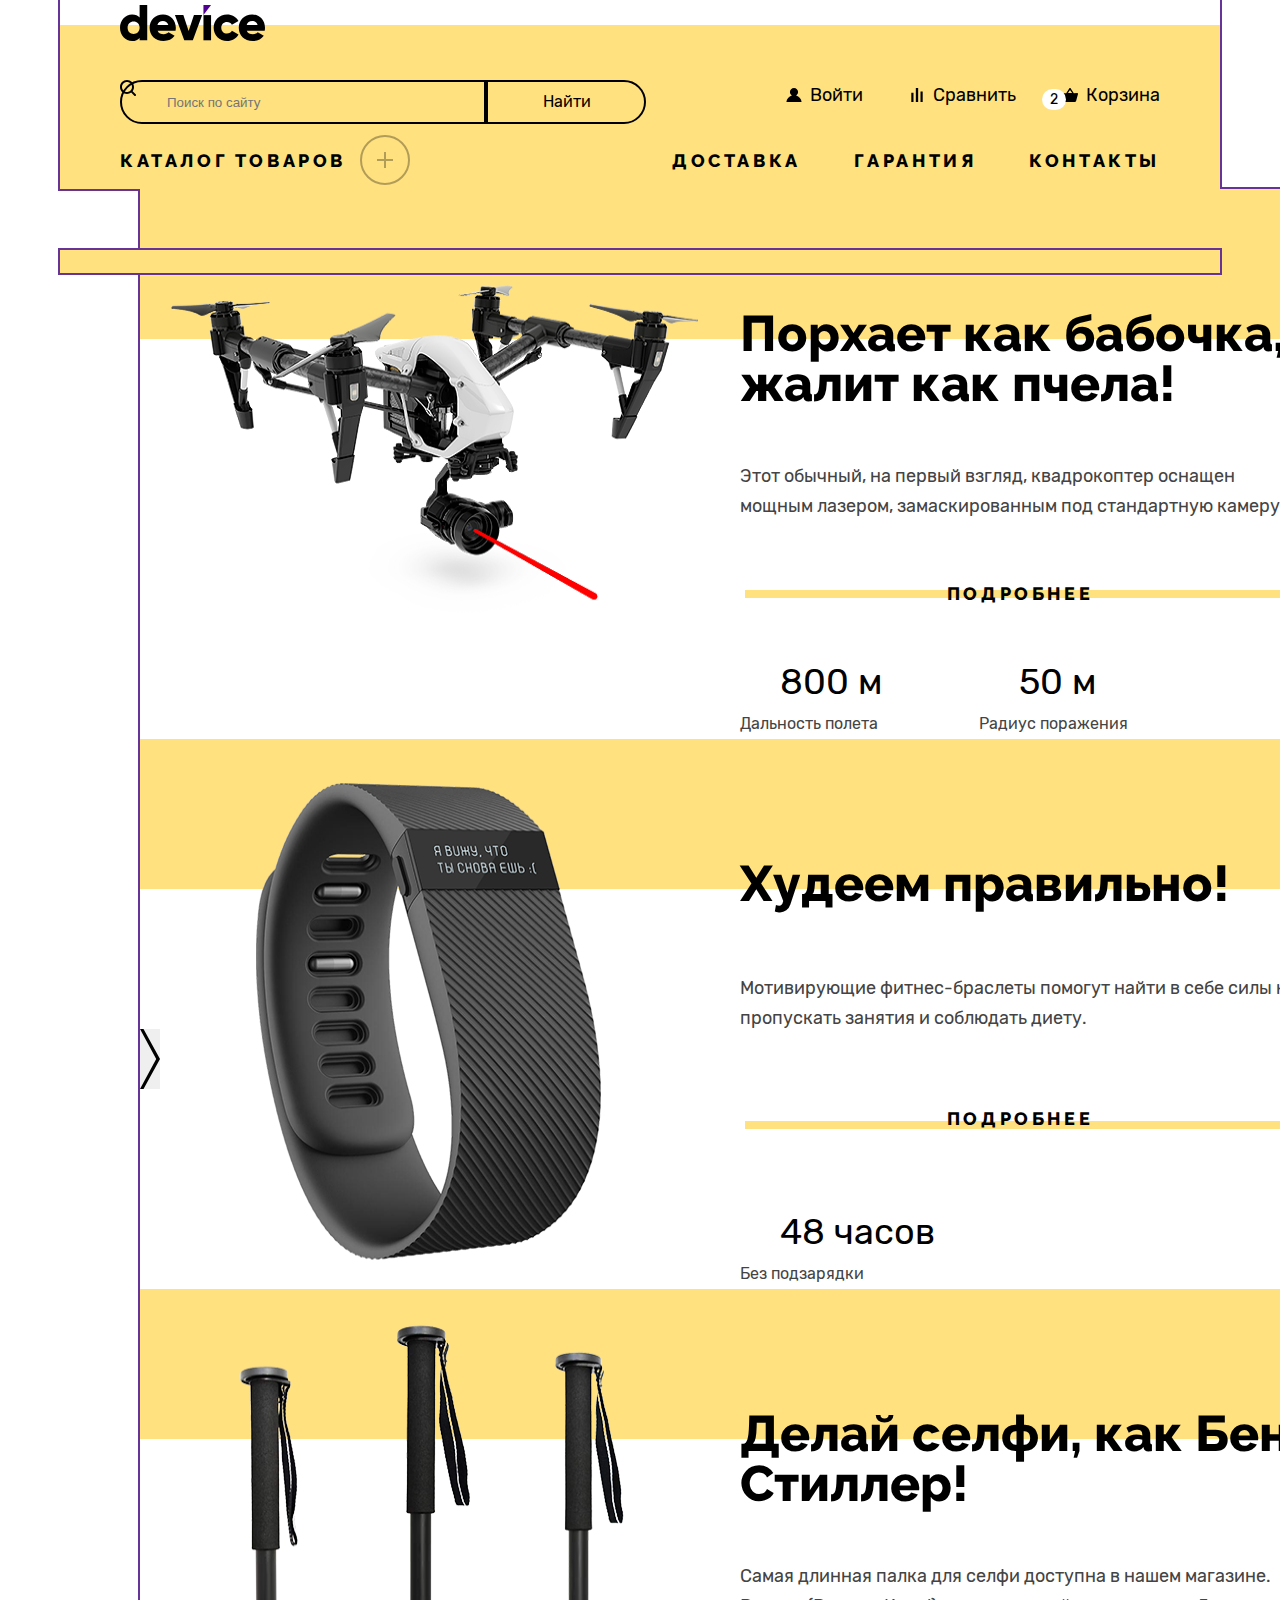
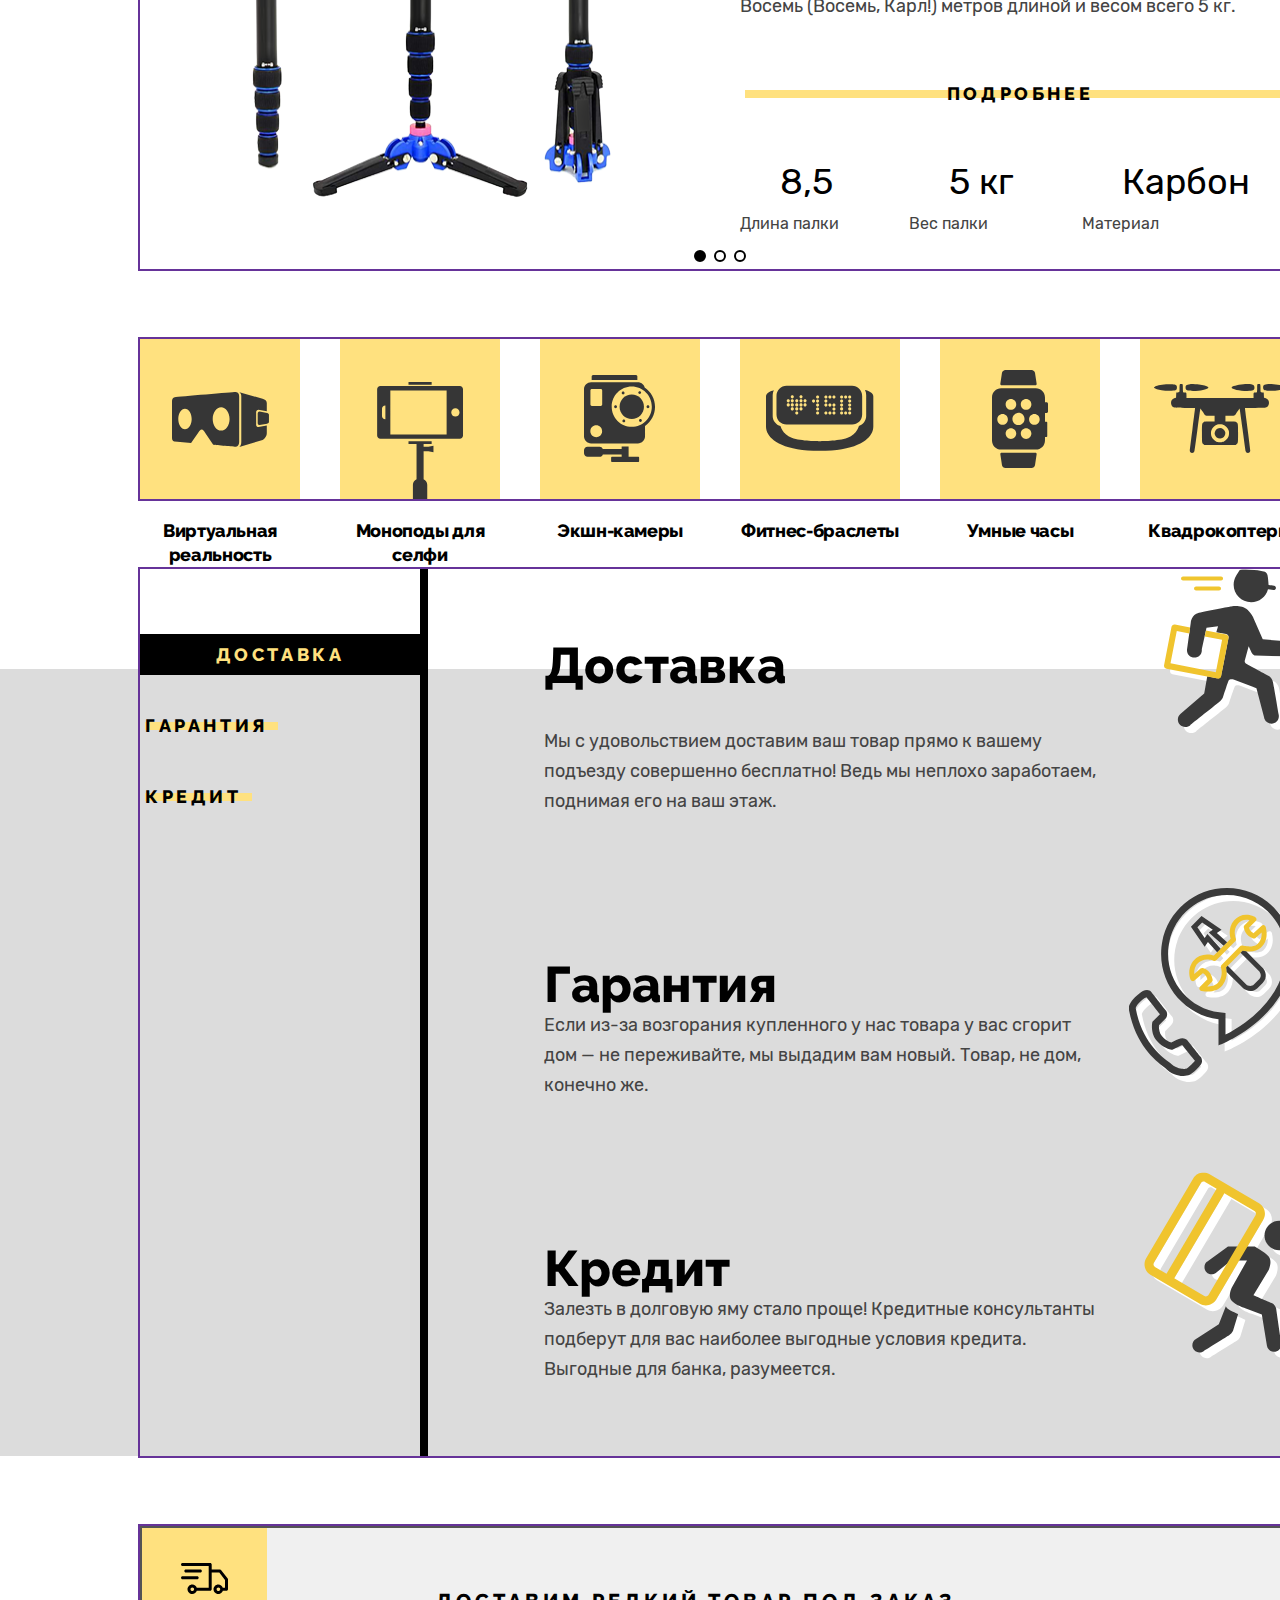
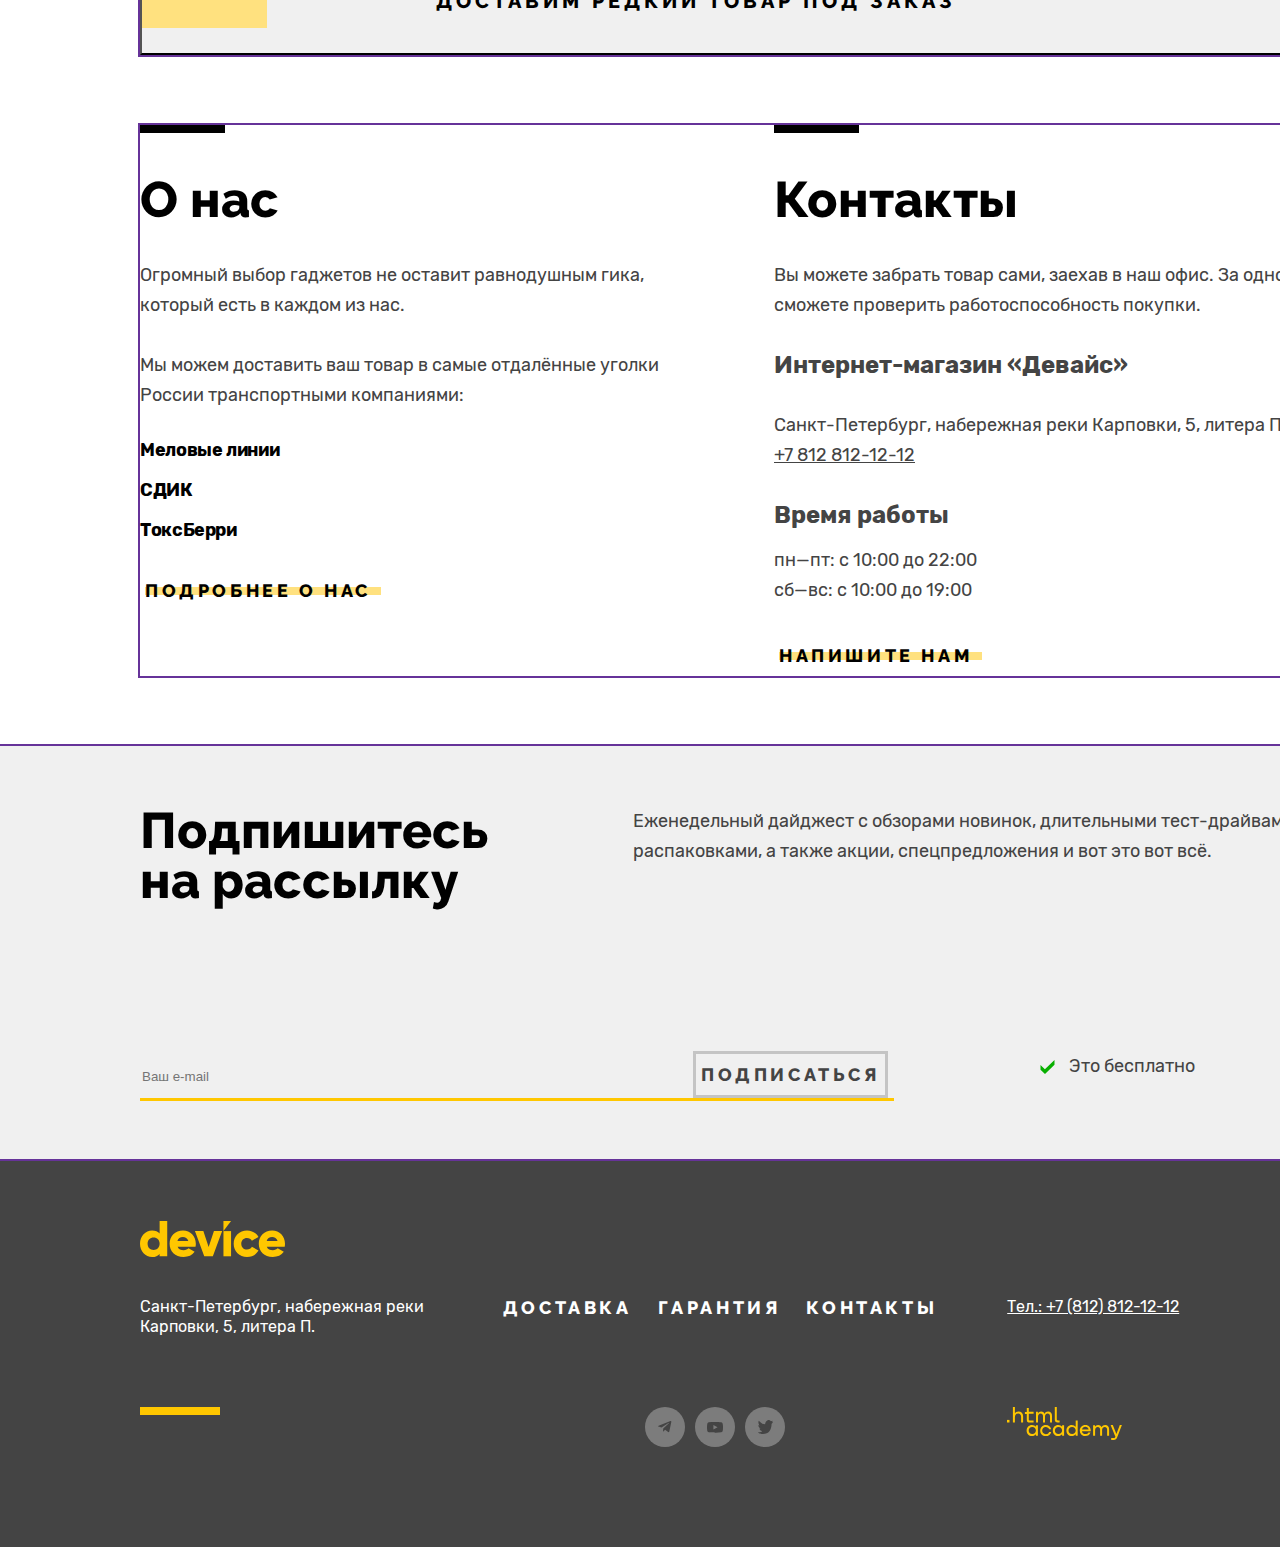
<file: index.html>
<!DOCTYPE html>
<html lang="ru">

  <head>
    <meta charset="utf-8" />
    <link rel="stylesheet" href="styles/styles.css" />
    <title>HTML Academy: Девайс</title>
  </head>

  <body>
    <header class="header container">
      <a class="logo" href="index.html">
        <img src="img/logo.svg" width="145" height="36" alt="Логотип сайта Device">
      </a>
      <form class="header-form" action="#!" method="post">
        <label class="visually-hidden" for="search">Поиск по сайту</label>
        <input class="input-decoration" type="text" placeholder="Поиск по сайту" />
        <button class="header-find" type="submit">Найти</button>
      </form>
      <ul class="header-list">
        <li>
          <a class="header-link header-link-profile" href="#!">Войти</a>
        </li>
        <li>
          <a class="header-link header-link-compare" href="#!">Сравнить</a>
        </li>
        <li class="header-item">
          <a class="header-link header-link-cart" href="#!">Корзина
            <span class="visually-hidden">Товаров:</span>
            <span class="header-link-text">2</span>
          </a>
          <div class="popover popover-cart">
            <button class="popover-close-button button button-light">2
              <span class="visually-hidden">Закрыть</span>
            </button>
            <ul class="cart-items-list">
              <li class="cart-item">
                <img class="cart-item-image" src="img/amateur.jpg" width="39" height="43" alt="Черная селфи-палка с закрепленным телефоном">
                <p class="cart-item-title">Любительская селфи-палка</p>
                <button type="button" class="cart-item-button button">
                  <svg aria-hidden="true" width="10" height="10">
                    <use href="img/close.svg#close"></use>
                  </svg>
                </button>
              </li>
              <li class="cart-item"><img class="cart-item-image" src="img/prof.jpg" width="39" height="43" alt="Черная селфи-палка с закрепленным телефоном">
                <p class="cart-item-title">Профессиональная селфи-палка</p>
                <button type="button" class="cart-item-button button">
                  <svg aria-hidden="true" width="10" height="10">
                    <use href="img/close.svg#close"></use>
                  </svg>
                </button>
              </li>
              <li class="cart-item cart-content">
                <p class="cart-item-title cart-item-orders">Товаров: 2</p>
                <p class="cart-item-title cart-item-sum">Сумма: 2000 ₽</p>
              </li>
              <li class="cart-item">
                <button type="button" class="button-cart-open">
                  <span class="cart-open-title">открыть корзину</span>
                </button>
              </li>
            </ul>
          </div>
        </li>
      </ul>
      <div class="navigation-catalog-item navigation-catalog-icon">
        <a class="navigation-link" href="#!">Каталог товаров</a>
      </div>
      <div class="navigation-catalog-wrap">
        <ul class="navigation-catalog-list">
          <li class="navigation-catalog-item">
            <a class="navigation-catalog-link" href="catalog.html">Виртуальная реальность</a>
          </li>
          <li class="navigation-catalog-item">
            <a class="navigation-catalog-link" href="catalog.html">Моноподы для cелфи</a>
          </li>
          <li class="navigation-catalog-item">
            <a class="navigation-catalog-link" href="catalog.html">Экшн-камеры</a>
          </li>
        </ul>
        <ul class="navigation-catalog-list">
          <li class="navigation-catalog-item">
            <a class="navigation-catalog-link" href="catalog.html">Фитнес-браслеты</a>
          </li>
          <li class="navigation-catalog-item">
            <a class="navigation-catalog-link" href="catalog.html">Умные часы</a>
          </li>
        </ul>
        <ul class="navigation-catalog-list">
          <li class="navigation-catalog-item">
            <a class="navigation-catalog-link" href="catalog.html">Квадрокоптеры</a>
          </li>
        </ul>
      </div>
      <nav>
        <ul class="navigation-catalog">
          <li class="navigation-item">
            <a class="navigation-link navigation-link-header" href="#!">Доставка</a>
          </li>
          <li class="navigation-item">
            <a class="navigation-link navigation-link-header" href="#!">Гарантия</a>
          </li>
          <li class="navigation-item">
            <a class="navigation-link navigation-link-header" href="#!">Контакты</a>
          </li>
        </ul>
      </nav>
    </header>
    <!-- МЕЙН -->
    <main class="main-container">
      <!-- слайдер -->
      <section class="container">
        <div class="slider">
          <div class="slider-controls">
            <button class="slider-button" type="button">
              <span class="visually-hidden">Предыдущий слайд</span>
            </button>
            <button class="slider-button slider-next" type="button">
              <span class="visually-hidden">Следующий слайд</span>
            </button>
          </div>
          <!-- карточки слайдера -->
          <ul class="slider-order">
            <li class="slider-order-item">
              <img class="slider-img" src="img/slider-1.png" width="560" height="550" alt="Черный Квадрокоптер с белой кабиной, оснащенный лазером">
              <div class="slider-order-content">
                <h2 class="title slider-title">Порхает как бабочка, жалит как пчела!</h2>
                <p class="text">Этот обычный, на первый взгляд, квадрокоптер оснащен мощным лазером, замаскированным под стандартную камеру.</p>
                <a class="button button-line" href="#!">подробнее</a>
                <dl class="slider-order-property">
                  <div class="slider-order-property-wrap">
                    <dt class="property-value">Дальность полета</dt>
                    <dd class="property-key">800 м</dd>
                  </div>
                  <div class="slider-order-property-wrap">
                    <dt class="property-value">Радиус поражения</dt>
                    <dd class="property-key">50 м</dd>
                  </div>
                </dl>
              </div>
            </li>
            <li class="slider-order-item">
              <img class="slider-img" src="img/slider-2.png" width="560" height="550" alt="Черный фитнес-браслет с датчиком напоминания о занятиях спортом">
              <div class="slider-order-content">
                <h2 class="title slider-title">Худеем правильно!</h2>
                <p class="text">Мотивирующие фитнес-браслеты помогут найти в себе силы не пропускать занятия и соблюдать диету.</p>
                <a class="button button-line" href="#!">подробнее</a>
                <dl class="slider-order-property">
                  <div class="slider-order-property-wrap">
                    <dt class="property-value property-value-element-one">Без подзарядки</dt>
                    <dd class="property-key">48 часов</dd>
                  </div>
                </dl>
              </div>
            </li>
            <li class="slider-order-item">
              <img class="slider-img" src="img/slider-3.png" width="560" height="550" alt="Черная селфи-палка с длиной ручки 8,5 метров">
              <div class="slider-order-content">
                <h2 class="title slider-title">Делай селфи, как Бен Стиллер!</h2>
                <p class="text">Самая длинная палка для селфи доступна в нашем магазине. Восемь (Восемь, Карл!) метров длиной и весом всего 5 кг.</p>
                <a class="button button-line" href="#!">подробнее</a>
                <dl class="slider-order-property">
                  <div class="slider-order-property-wrap">
                    <dt class="property-value property-value-element-one">Длина палки</dt>
                    <dd class="property-key">8,5</dd>
                  </div>
                  <div class="slider-order-property-wrap">
                    <dt class="property-value property-value-element-two">Вес палки</dt>
                    <dd class="property-key">5 кг</dd>
                  </div>
                  <div class="slider-order-property-wrap">
                    <dt class="property-value property-value-element-three">Материал</dt>
                    <dd class="property-key">Карбон</dd>
                  </div>
                </dl>
              </div>
            </li>
          </ul>
          <ol class="slider-dots">
            <li class="slider-dots-item">
              <button class="slider-dots-button slider-dots-button-current" type="button">
                <span class="visually-hidden">первый слайд</span>
              </button>
            </li>
            <li class="slider-dots-item">
              <button class="slider-dots-button" type="button">
                <span class="visually-hidden">второй слайд</span>
              </button>
            </li>
            <li class="slider-dots-item">
              <button class="slider-dots-button" type="button">
                <span class="visually-hidden">третий слайд</span>
              </button>
            </li>
          </ol>
        </div>
      </section>
      <!-- картинки товара -->
      <section class="container">
        <ul class="main-catalog-list">
          <li class="main-catalog-item  main-catalog-virtual">
            <a class="main-catalog-link" href="catalog.html">
              Виртуальная реальность
            </a>
          </li>
          <li class="main-catalog-item main-catalog-monopod">
            <a class="main-catalog-link" href="catalog.html">
              Моноподы для селфи
            </a>
          </li>
          <li class="main-catalog-item main-catalog-action">
            <a class="main-catalog-link" href="catalog.html">
              Экшн-камеры
            </a>
          </li>
          <li class="main-catalog-item main-catalog-fitness">
            <a class="main-catalog-link" href="catalog.html">
              Фитнес-браслеты
            </a>
          </li>
          <li class="main-catalog-item main-catalog-clock">
            <a class="main-catalog-link" href="catalog.html">
              Умные часы
            </a>
          </li>
          <li class="main-catalog-item main-catalog-quadrocopter">
            <a class="main-catalog-link" href="catalog.html">
              Квадрокоптеры
            </a>
          </li>
        </ul>
      </section>
      <!-- ДОСТАВКА ГАРАНТИЯ КРЕДИТ-->
      <section class="services">
        <div class="services-container container">
          <ul class="tabs">
            <li class="tabs-item">
              <!-- а тут линию на кнопке не видно -->
              <button class="button button-line button-current" type="button">
                доставка
              </button>
            </li>
            <li class="tabs-item">
              <button class="button button-line" type="button">гарантия</button>
            </li>
            <li class="tabs-item">
              <button class="button button-line" type="button">кредит</button>
            </li>
          </ul>
          <ul class="tabs-contents">
            <li class="tabs-contents-item tabs-icon-delivery">
              <h2 class="title tabs-title">Доставка</h2>
              <p class="text">
                Мы с удовольствием доставим ваш товар прямо к вашему подъезду
                совершенно бесплатно! Ведь мы неплохо заработаем, поднимая его
                на ваш этаж.
              </p>
            </li>
            <li class="tabs-contents-item tabs-icon-warranty">
              <h2 class="title">Гарантия</h2>
              <p class="text">
                Если из-за возгорания купленного у нас товара у вас сгорит дом —
                не переживайте, мы выдадим вам новый. Товар, не дом, конечно же.
              </p>
            </li>
            <li class="tabs-contents-item tabs-icon-credit">
              <h2 class="title">Кредит</h2>
              <p class="text">
                Залезть в долговую яму стало проще! Кредитные консультанты
                подберут для вас наиболее выгодные условия кредита. Выгодные для
                банка, разумеется.
              </p>
            </li>
          </ul>
        </div>
      </section>
      <button class="delivery-button container" type="button">
        Доставим редкий товар под заказ
        <svg class="delivery-svg" aria-hidden="true" width="40" height="40">
          <use href="img/info.svg#info"></use>
        </svg>
      </button>
      <!-- О НАС и КОНТАКТЫ -->
      <div class="info-content container">
        <section class="info-content-line">
          <h2 class="title info-content-title">О нас</h2>
          <p class="text info-content-margin">
            Огромный выбор гаджетов не оставит равнодушным гика, который есть в
            каждом из нас.
          </p>
          <p class="text info-content-margin">
            Мы можем доставить ваш товар в самые отдалённые уголки России
            транспортными компаниями:
          </p>
          <ul class="content-list">
            <li class="content-item content-item-margin">Меловые линии</li>
            <li class="content-item content-item-margin">СДИК</li>
            <li class="content-item content-item-margin">ТоксБерри</li>
          </ul>
          <a class="content-link button button-line" href="#!">подробнее о нас</a>
        </section>
        <section class="info-content-line">
          <h2 class="title info-content-title">Контакты</h2>
          <p class="text info-content-margin">
            Вы можете забрать товар сами, заехав в наш офис. За одно сможете
            проверить работоспособность покупки.
          </p>
          <h3 class="content-subtitle content-subtitle-margin">Интернет-магазин «Девайс»</h3>
          <address class="content-address info-content-margin">
            <p class="text">
              Санкт-Петербург, набережная реки Карповки, 5, литера П.
            </p>
            <a class="text" href="tel:+78128121212">+7 812 812-12-12</a>
          </address>
          <h3 class="content-subtitle content-subtitle-time">Время работы</h3>
          <ul class="content-list">
            <li class="text">пн—пт: с 10:00 до 22:00</li>
            <li class="text">сб—вс: с 10:00 до 19:00</li>
          </ul>
          <a class="content-link button button-line" href="#!">напишите нам</a>
        </section>
      </div>
      <!-- Рассылка -->
      <section class="newsletter">
        <div class="newsletter-wrap container">
          <h2 class="title">Подпишитесь на рассылку</h2>
          <p class="text newsletter-text-content">
            Еженедельный дайджест с обзорами новинок, длительными тест-драйвами,
            распаковками, а также акции, спецпредложения и вот это вот всё.
          </p>
          <form class="newsletter-form" action="https://htmlacademy.ru" method="post">
            <label class="visually-hidden" for="newsletter-email">Ваш e-mail</label>
            <input class="input-mailing" placeholder="Ваш e-mail" type="email" name="newsletter-email" id="newsletter-email" required />
            <button class="button newsletter-button" type="submit">подписаться</button>
          </form>
          <p class="text newsletter-text-icon">Это бесплатно</p>
        </div>
      </section>
    </main>
    <!-- ФУТЕР -->
    <footer class="page-footer">
      <div class="footer-wrap container">
        <a class="footer-logo" href="https://htmlacademy.ru">
          <img src="img/logo-color.svg" width="145" height="36" alt="Логотип сайта Device">
        </a>
        <section class="footer-contacts">
          <address class="footer-contacts-address">
            <p class="footer-about-text">Санкт-Петербург, набережная реки Карповки, 5, литера П.</p>
          </address>
        </section>
        <div class="footer-navigation">
          <ul class="navigation-list">
            <li class="navigation-item">
              <a class="navigation-link navigation-link-footer" href="#!">доставка</a>
            </li>
            <li class="navigation-item">
              <a class="navigation-link navigation-link-footer" href="#!">гарантия</a>
            </li>
            <li class="navigation-item">
              <a class="navigation-link navigation-link-footer" href="#!">контакты</a>
            </li>
          </ul>
        </div>
        <section class="social">
          <ul class="social-list">
            <li>
              <a class="social-link social-link-tg" href="https://t.me/htmlacademy">
                <span class="visually-hidden">Телеграмм</span>
              </a>
            </li>
            <li>
              <a class="social-link social-link-ut" href="https://www.youtube.com/user/htmlacademyru">
                <span class="visually-hidden">Ютуб</span>
              </a>
            </li>
            <li>
              <a class="social-link social-link-tw" href="https://twitter.com/htmlacademy_ru">
                <span class="visually-hidden">Твиттер</span>
              </a>
            </li>
          </ul>
        </section>
        <address class="footer-contacts-address-wrap">
          <a class="footer-contacts-address-phone" href="tel:+78128121212">Тел.: +7 (812) 812-12-12</a>
        </address>
        <a class="developer" href="https://htmlacademy.ru"></a>
      </div>
    </footer>
  </body>

</html>
</file>
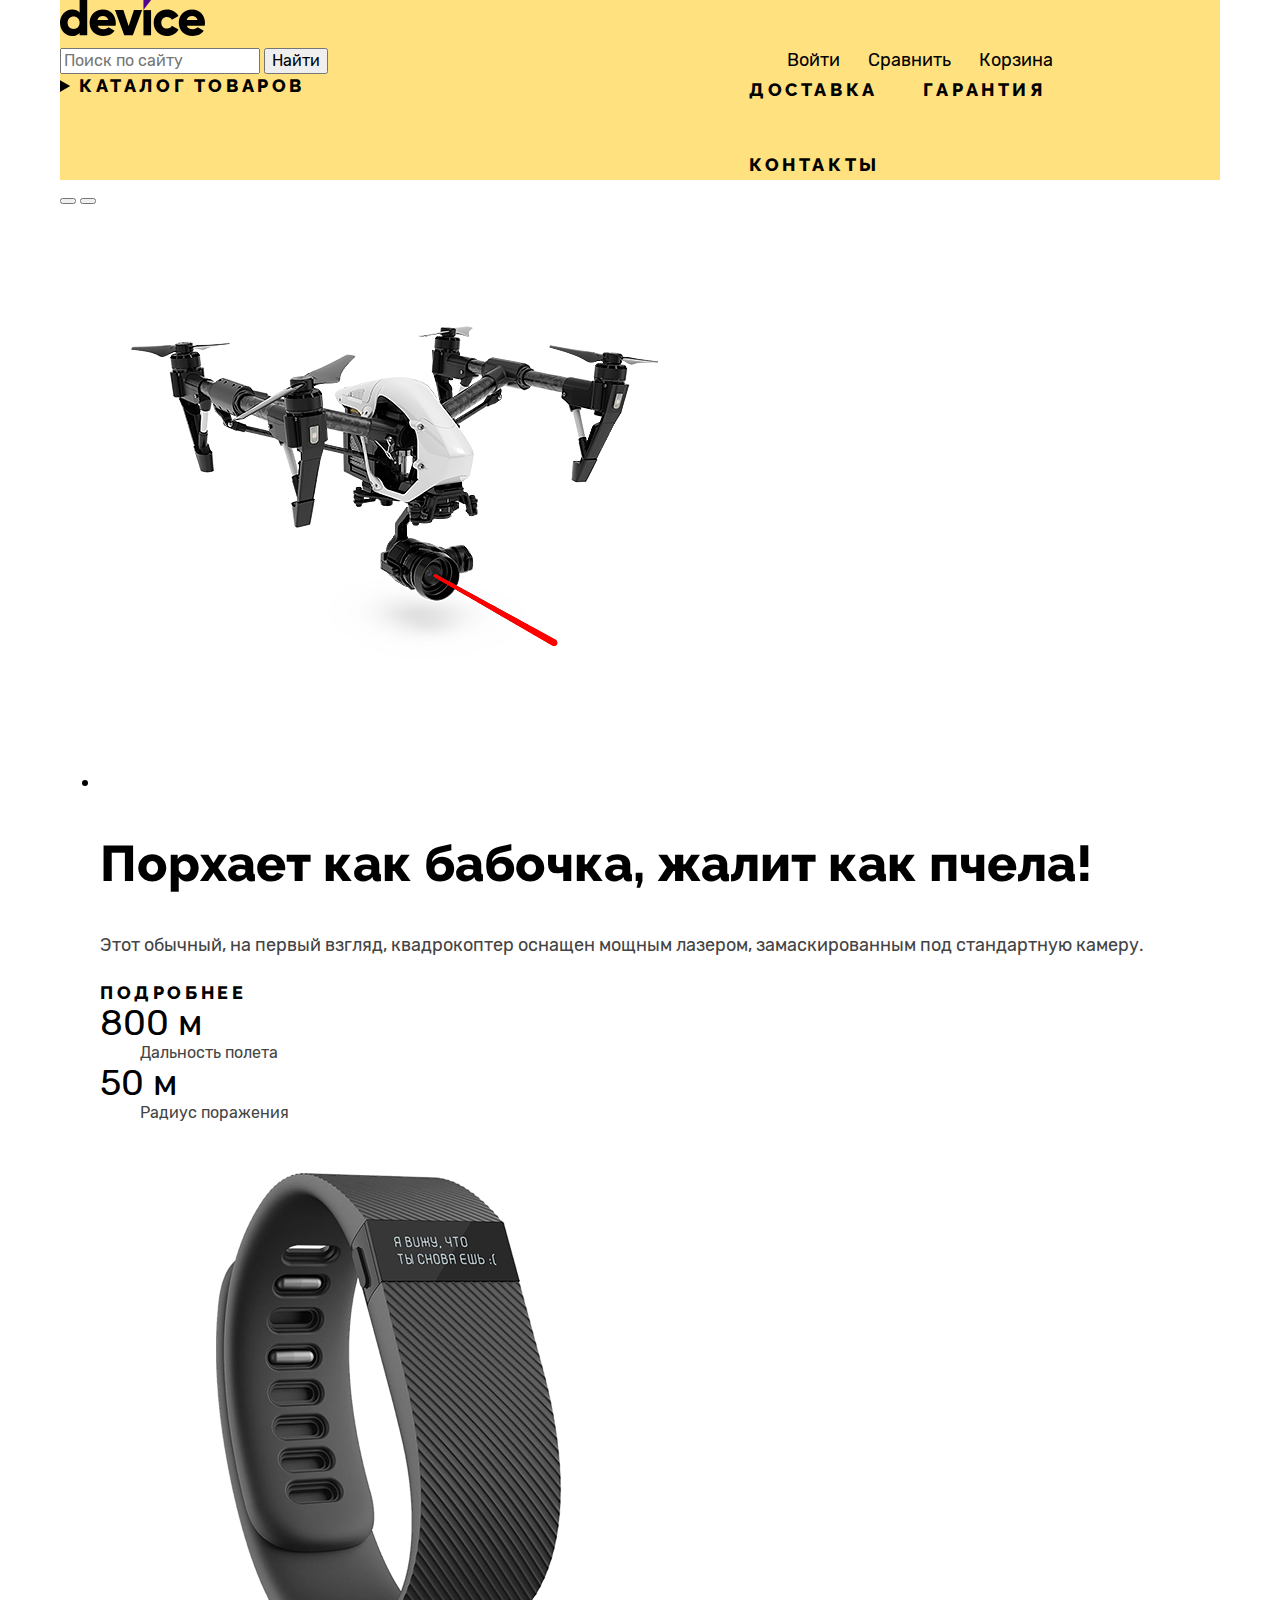
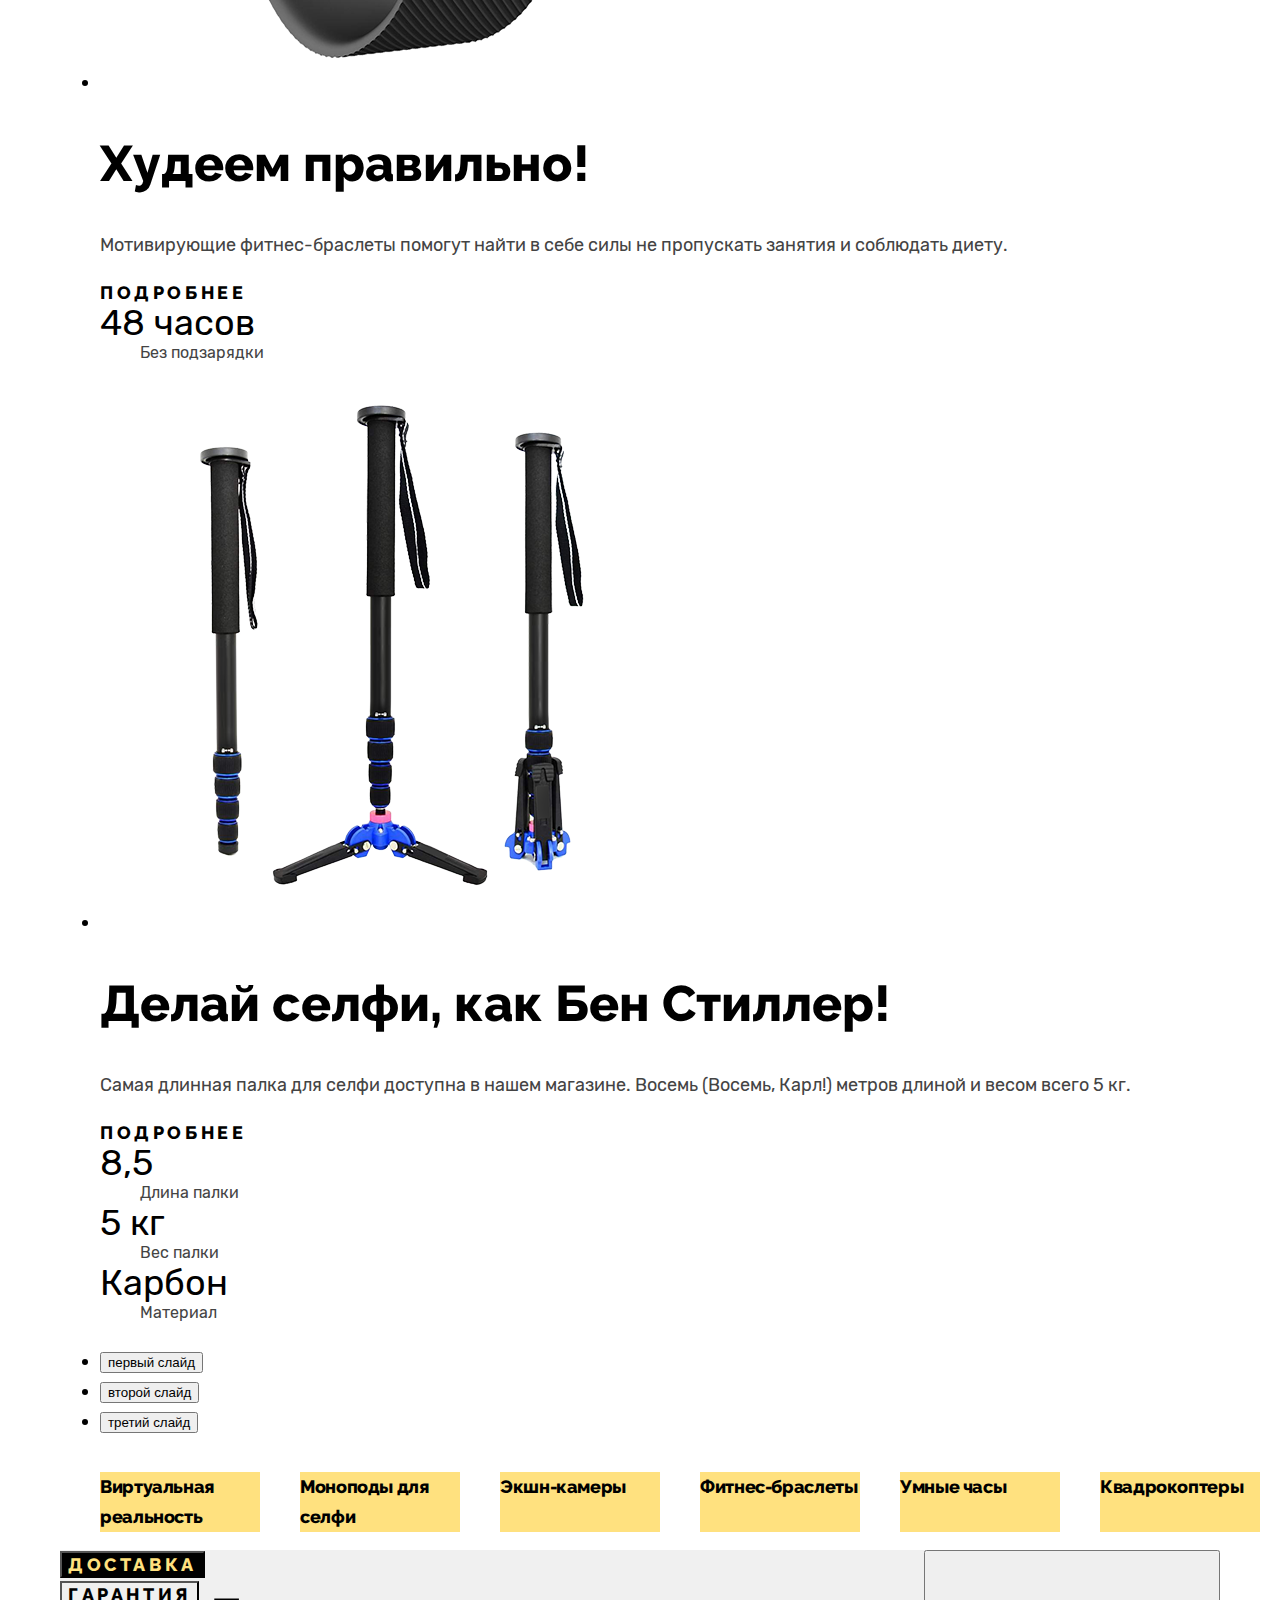
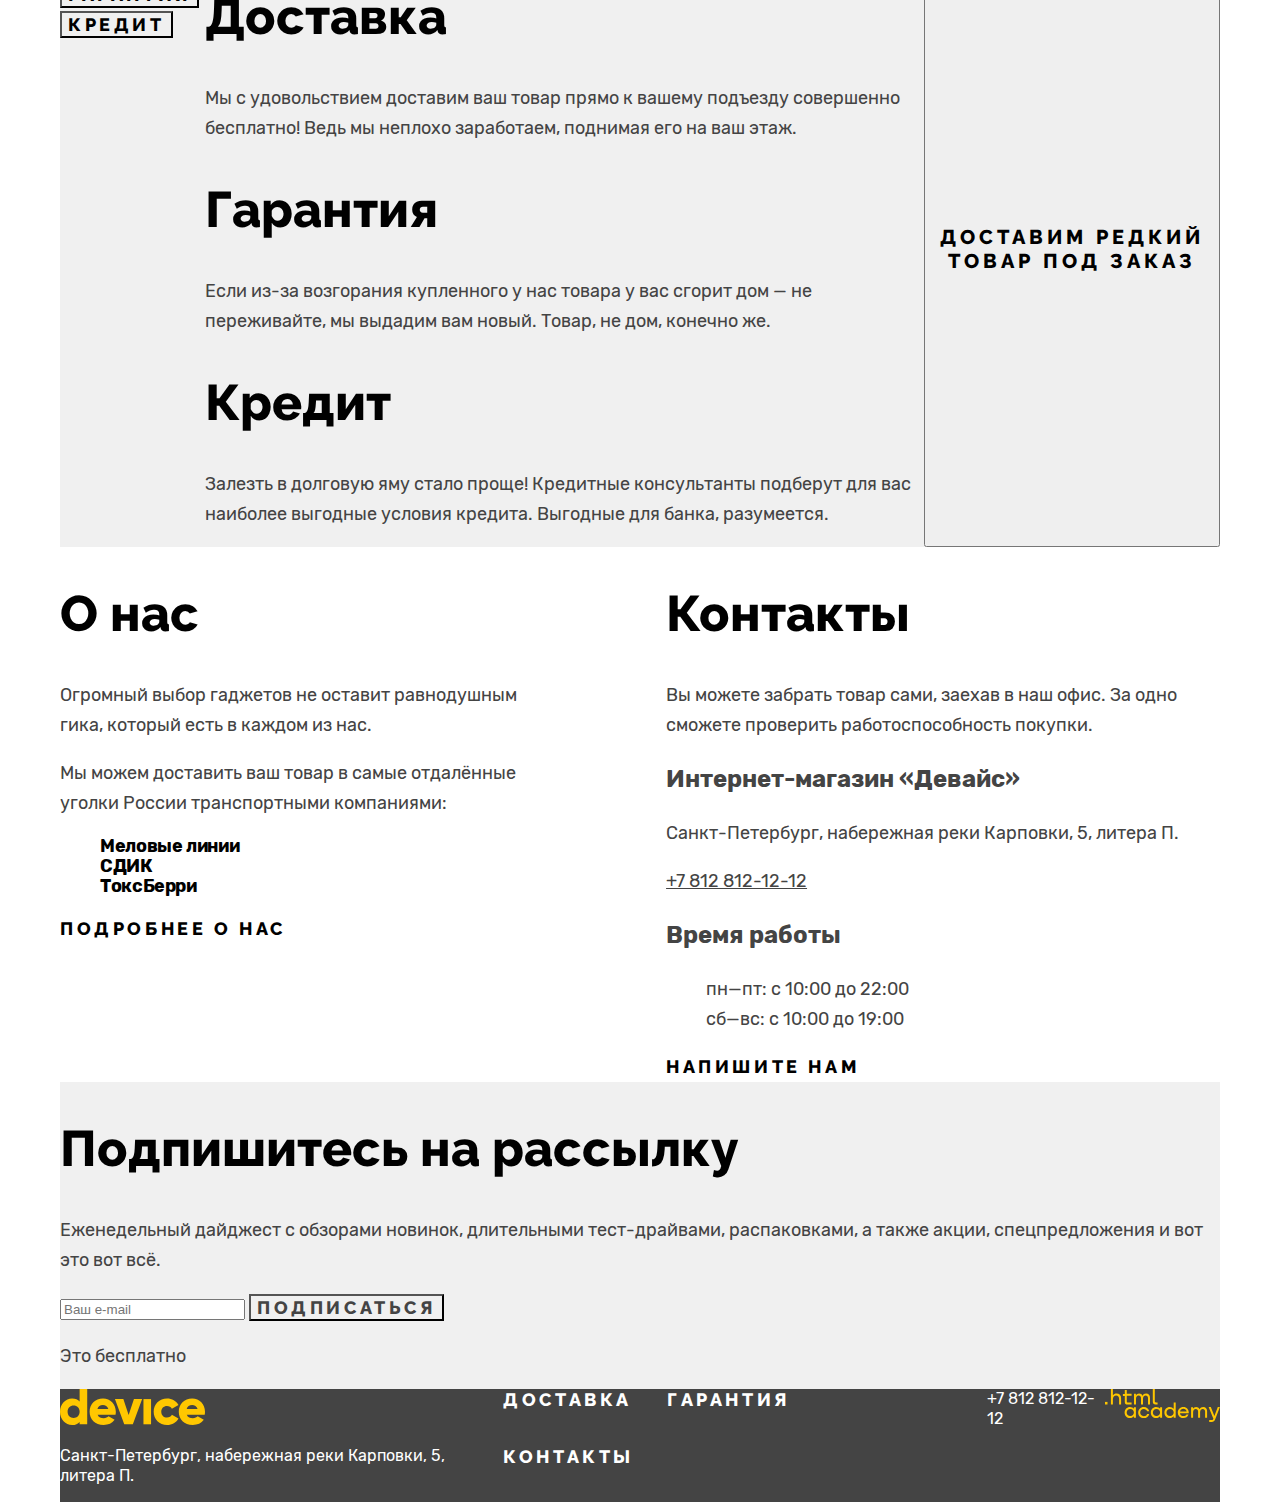
<file: 6/index.html>
<!DOCTYPE html>
<html lang="ru">
  <head>
    <meta charset="utf-8" />
    <link rel="stylesheet" href="styles/styles.css" />
    <title>HTML Academy: Девайс</title>
    <base href="https://htmlacademy-htmlcss.github.io/2305261-device-1/6/">
</head>

  <body>
    <header class="header container">
      <a href="index.html">
        <img
          class="logo-img"
          src="img/logo.svg"
          width="145"
          height="36"
          alt="Логотип сайта Device"
        />
      </a>
      <div class="header-wrap">
        <form action="#!" method="post">
          <input class="input" type="text" placeholder="Поиск по сайту" />
          <button class="header-find" type="submit">Найти</button>
        </form>
        <ul class="header-list">
          <li class="header-list-item">
            <a class="header-link" href="#!">Войти</a>
          </li>
          <li class="header-list-item">
            <a class="header-link" href="#!">Сравнить</a>
          </li>
          <li class="header-list-item">
            <a class="header-link" href="#!">Корзина</a>
          </li>
        </ul>
      </div>
      <nav class="navigation">
        <details class="navigation-catalog">
          <summary class="navigation-link">Каталог товаров</summary>
          <ul class="navigation-catalog-list">
            <li class="navigation-catalog-item">
              <a class="navigation-catalog-link" href="catalog.html">
                Виртуальная реальность
              </a>
            </li>
            <li class="navigation-catalog-item">
              <a class="navigation-catalog-link" href="catalog.html">
                Моноподы для cелфи
              </a>
            </li>
            <li class="navigation-catalog-item">
              <a class="navigation-catalog-link" href="catalog.html">
                Экшн-камеры
              </a>
            </li>
          </ul>
          <ul class="navigation-catalog-list">
            <li class="navigation-catalog-item">
              <a class="navigation-catalog-link" href="catalog.html">
                Фитнес-браслеты
              </a>
            </li>
            <li class="navigation-catalog-item">
              <a class="navigation-catalog-link" href="catalog.html">
                Умные часы
              </a>
            </li>
          </ul>
          <ul class="navigation-catalog-list">
            <li class="navigation-catalog-item">
              <a class="navigation-catalog-link" href="catalog.html">
                Квадрокоптеры
              </a>
            </li>
          </ul>
        </details>
        <ul class="navigation-list">
          <li class="navigation-item">
            <a class="navigation-link" href="#!">Доставка</a>
          </li>
          <li class="navigation-item">
            <a class="navigation-link" href="#!">Гарантия</a>
          </li>
          <li class="navigation-item">
            <a class="navigation-link" href="#!">Контакты</a>
          </li>
        </ul>
      </nav>
    </header>
    <!-- МЕЙН -->
    <main class="main-container container">
      <!-- слайдер -->

      <section class="gallery-orders">
        <div class="slider">
          <button class="slider-button slider-next" type="button">
            <span class="visually-hidden">Предыдущий слайд</span>
          </button>
          <button class="slider-button slider-prev" type="button">
            <span class="visually-hidden">Следующий слайд</span>
          </button>
          <!-- карточки слайера -->
          <ul class="slider-order">
            <li class="slider-order-item">
              <img
                class="slider-img"
                src="img/slider-1.png"
                width="560"
                height="560"
                alt="Черный Квадрокоптер с белой кабиной, оснащенный лазером"
              />
              <h2 class="title">Порхает как бабочка, жалит как пчела!</h2>
              <p class="text">
                Этот обычный, на первый взгляд, квадрокоптер оснащен мощным
                лазером, замаскированным под стандартную камеру.
              </p>
              <a class="slider-order-link button" href="#!">подробнее</a>
              <dl class="slider-order-property">
                <dt class="property-key">800 м</dt>
                <dd class="property-value">Дальность полета</dd>
                <dt class="property-key">50 м</dt>
                <dd class="property-value">Радиус поражения</dd>
              </dl>
            </li>
            <li class="slider-order-item">
              <img
                class="slider-img"
                src="img/slider-2.png"
                width="560"
                height="560"
                alt="Черный фитнес-браслет с датчиком напоминания о занятиях спортом"
              />
              <h2 class="title">Худеем правильно!</h2>
              <p class="text">
                Мотивирующие фитнес-браслеты помогут найти в себе силы не
                пропускать занятия и соблюдать диету.
              </p>
              <a class="slider-order-link button" href="#!">подробнее</a>
              <dl class="slider-order-property">
                <dt class="property-key">48 часов</dt>
                <dd class="property-value">Без подзарядки</dd>
              </dl>
            </li>
            <li class="slider-order-item">
              <img
                class="slider-img"
                src="img/slider-3.png"
                width="560"
                height="560"
                alt="Черная селфи-палка с длиной ручки 8,5 метров"
              />
              <h2 class="title">Делай селфи, как Бен Стиллер!</h2>
              <p class="text">
                Самая длинная палка для селфи доступна в нашем магазине. Восемь
                (Восемь, Карл!) метров длиной и весом всего 5 кг.
              </p>
              <a class="slider-order-link button" href="#!">подробнее</a>
              <dl class="slider-order-property">
                <dt class="property-key">8,5</dt>
                <dd class="property-value">Длина палки</dd>
                <dt class="property-key">5 кг</dt>
                <dd class="property-value">Вес палки</dd>
                <dt class="property-key">Карбон</dt>
                <dd class="property-value">Материал</dd>
              </dl>
            </li>
          </ul>
          <ul class="slider-dots">
            <li class="slider-dots-item">
              <button
                class="slider-dots-button slider-dots-button-current"
                type="button"
              >
                <span class="slider-dots-button">первый слайд</span>
              </button>
            </li>
            <li class="slider-dots-item">
              <button class="slider-dots-button" type="button">
                <span class="slider-dots-button">второй слайд</span>
              </button>
            </li>
            <li class="slider-dots-item">
              <button class="slider-dots-button" type="button">
                <span class="slider-dots-button">третий слайд</span>
              </button>
            </li>
          </ul>
        </div>
      </section>
      <!-- картинки товара -->
      <section class="main-catalog">
        <ul class="main-catalog-list container">
          <li class="main-catalog-item">
            <a class="main-catalog-link" href="#!">Виртуальная реальность</a>
          </li>
          <li class="main-catalog-item">
            <a class="main-catalog-link" href="#!">Моноподы для селфи</a>
          </li>
          <li class="main-catalog-item">
            <a class="main-catalog-link" href="#!">Экшн-камеры</a>
          </li>
          <li class="main-catalog-item">
            <a class="main-catalog-link" href="#!">Фитнес-браслеты</a>
          </li>
          <li class="main-catalog-item">
            <a class="main-catalog-link" href="#!">Умные часы</a>
          </li>
          <li class="main-catalog-item">
            <a class="main-catalog-link" href="#!">Квадрокоптеры</a>
          </li>
        </ul>
      </section>
      <!-- ДОСТАВКА ГАРАНТИЯ КРЕДИТ-->
      <section class="services">
        <ul class="tabs">
          <li class="tabs-item">
            <button class="button button-current" type="button">
              доставка
            </button>
          </li>
          <li class="tabs-item">
            <button class="button" type="button">гарантия</button>
          </li>
          <li class="tabs-item">
            <button class="button" type="button">кредит</button>
          </li>
        </ul>
        <ul class="tabs-contents">
          <li class="tabs-contents-item">
            <h2 class="title">Доставка</h2>
            <p class="text">
              Мы с удовольствием доставим ваш товар прямо к вашему подъезду
              совершенно бесплатно! Ведь мы неплохо заработаем, поднимая его на
              ваш этаж.
            </p>
          </li>
          <li class="tabs-contents-item">
            <h2 class="title">Гарантия</h2>
            <p class="text">
              Если из-за возгорания купленного у нас товара у вас сгорит дом —
              не переживайте, мы выдадим вам новый. Товар, не дом, конечно же.
            </p>
          </li>
          <li class="tabs-contents-item">
            <h2 class="title">Кредит</h2>
            <p class="text">
              Залезть в долговую яму стало проще! Кредитные консультанты
              подберут для вас наиболее выгодные условия кредита. Выгодные для
              банка, разумеется.
            </p>
          </li>
        </ul>
        <button class="delivery-button" type="button">
          Доставим редкий товар под заказ
        </button>
      </section>
      <!-- О НАС и КОНТАКТЫ -->
      <div class="info-content container">
        <section class="content-left">
          <h2 class="title">О нас</h2>
          <p class="text">
            Огромный выбор гаджетов не оставит равнодушным гика, который есть в
            каждом из нас.
          </p>
          <p class="text">
            Мы можем доставить ваш товар в самые отдалённые уголки России
            транспортными компаниями:
          </p>
          <ul class="content-list">
            <li class="content-item">Меловые линии</li>
            <li class="content-item">СДИК</li>
            <li class="content-item">ТоксБерри</li>
          </ul>
          <a class="content-link button" href="#!">подробнее о нас</a>
        </section>
        <section class="content-right">
          <h2 class="title">Контакты</h2>
          <p class="text">
            Вы можете забрать товар сами, заехав в наш офис. За одно сможете
            проверить работоспособность покупки.
          </p>
          <h3 class="content-subtitle">Интернет-магазин «Девайс»</h3>
          <address class="content-address">
            <p class="text">
              Санкт-Петербург, набережная реки Карповки, 5, литера П.
            </p>
            <a class="text" href="tel:+78128121212">+7 812 812-12-12</a>
          </address>
          <h3 class="content-subtitle">Время работы</h3>
          <ul class="content-list">
            <li class="text">пн—пт: с 10:00 до 22:00</li>
            <li class="text">сб—вс: с 10:00 до 19:00</li>
          </ul>
          <a class="content-link button" href="#!">напишите нам</a>
        </section>
      </div>
      <!-- Рассылка -->
      <section class="newsletter">
        <h2 class="title">Подпишитесь на рассылку</h2>
        <p class="text">
          Еженедельный дайджест с обзорами новинок, длительными тест-драйвами,
          распаковками, а также акции, спецпредложения и вот это вот всё.
        </p>
        <form class="newsletter-form" action="#!" method="post">
          <label class="visually-hidden" for="newsletter-email">
            Ваш e-mail
          </label>
          <input
            class="input-mailing"
            placeholder="Ваш e-mail"
            type="email"
            name="newsletter-email"
            id="newsletter-email"
            required
          />
          <button class="button newsletter-button" type="submit">
            подписаться
          </button>
        </form>
        <p class="text">Это бесплатно</p>
      </section>
    </main>
    <!-- ФУТЕР -->
    <footer class="page-footer container">
      <section class="footer-contacts">
        <a href="https://htmlacademy.ru">
          <img
            class="footer-contacts-logo"
            src="img/logo-color.svg"
            width="145"
            height="36"
            alt="Логотип сайта Device"
          />
        </a>
        <address class="footer-contacts-address">
          <p class="footer-about-text">
            Санкт-Петербург, набережная реки Карповки, 5, литера П.
          </p>
        </address>
      </section>
      <nav class="footer-navigation">
        <ul class="footer-navigation-list">
          <li class="navigation-item">
            <a class="navigation-link" href="#!">доставка</a>
          </li>
          <li class="navigation-item">
            <a class="navigation-link" href="#!">гарантия</a>
          </li>
          <li class="navigation-item">
            <a class="navigation-link" href="#!">контакты</a>
          </li>
        </ul>
      </nav>
      <section class="social">
        <ul class="social-list">
          <li class="social-item">
            <a
              class="social-link footer-social-tw"
              href="https://t.me/htmlacademy"
            >
              <span class="visually-hidden">Телеграмм</span>
            </a>
          </li>
          <li class="social-item">
            <a
              class="social-link footer-social-vk"
              href="https://www.youtube.com/user/htmlacademyru"
            >
              <span class="visually-hidden">Ютуб</span>
            </a>
          </li>
          <li class="social-item">
            <a
              class="social-link footer-social-instagram"
              href="https://twitter.com/htmlacademy_ru"
            >
              <span class="visually-hidden">Твиттер</span>
            </a>
          </li>
        </ul>
      </section>
      <address class="footer-contacts-address">
        <a class="footer-contacts-address-phone" href="tel:+78128121212">
          +7 812 812-12-12
        </a>
      </address>
      <a class="htmlacademy-link" href="https://htmlacademy.ru">
        <img
          class="htmlacademy-img"
          src="img/logo-htmlacademy.svg"
          width="115"
          height="33"
          alt="Логотип HTML Academy"
        />
      </a>
    </footer>
  </body>
</html>
</file>
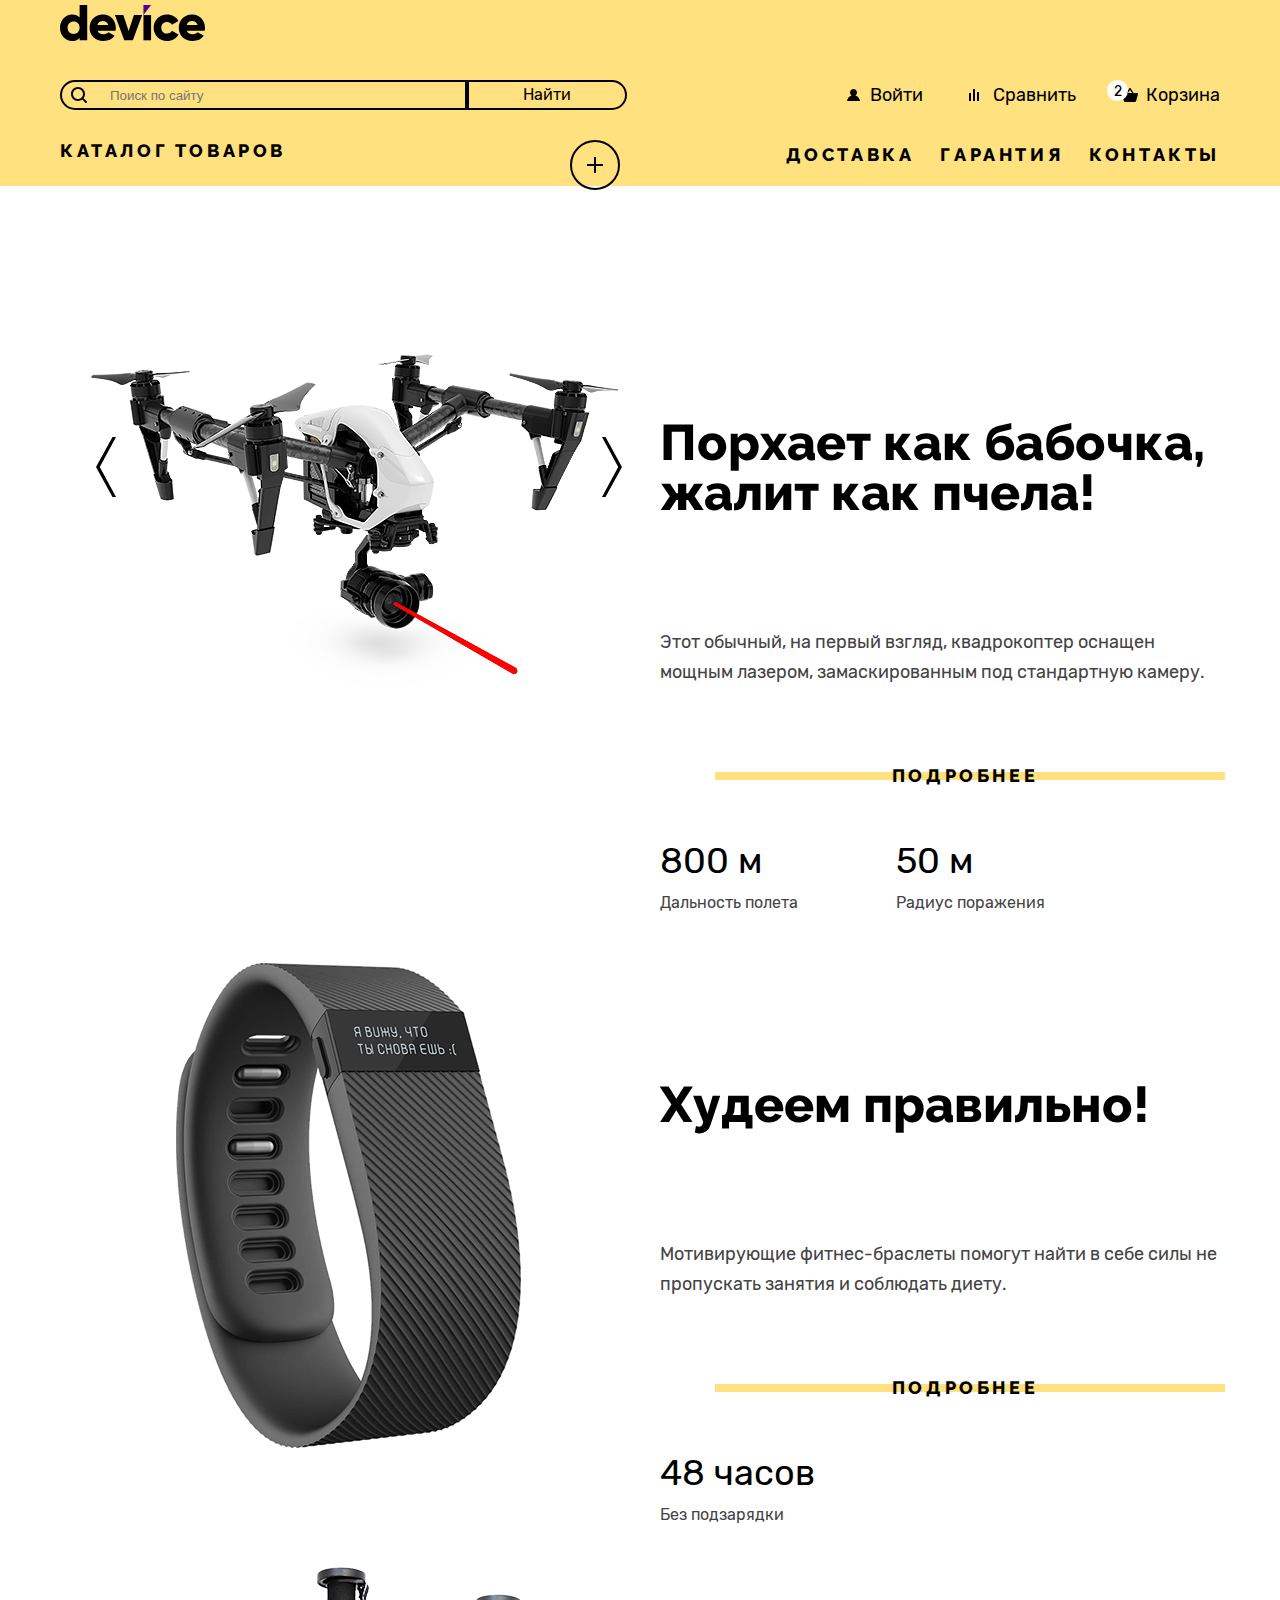
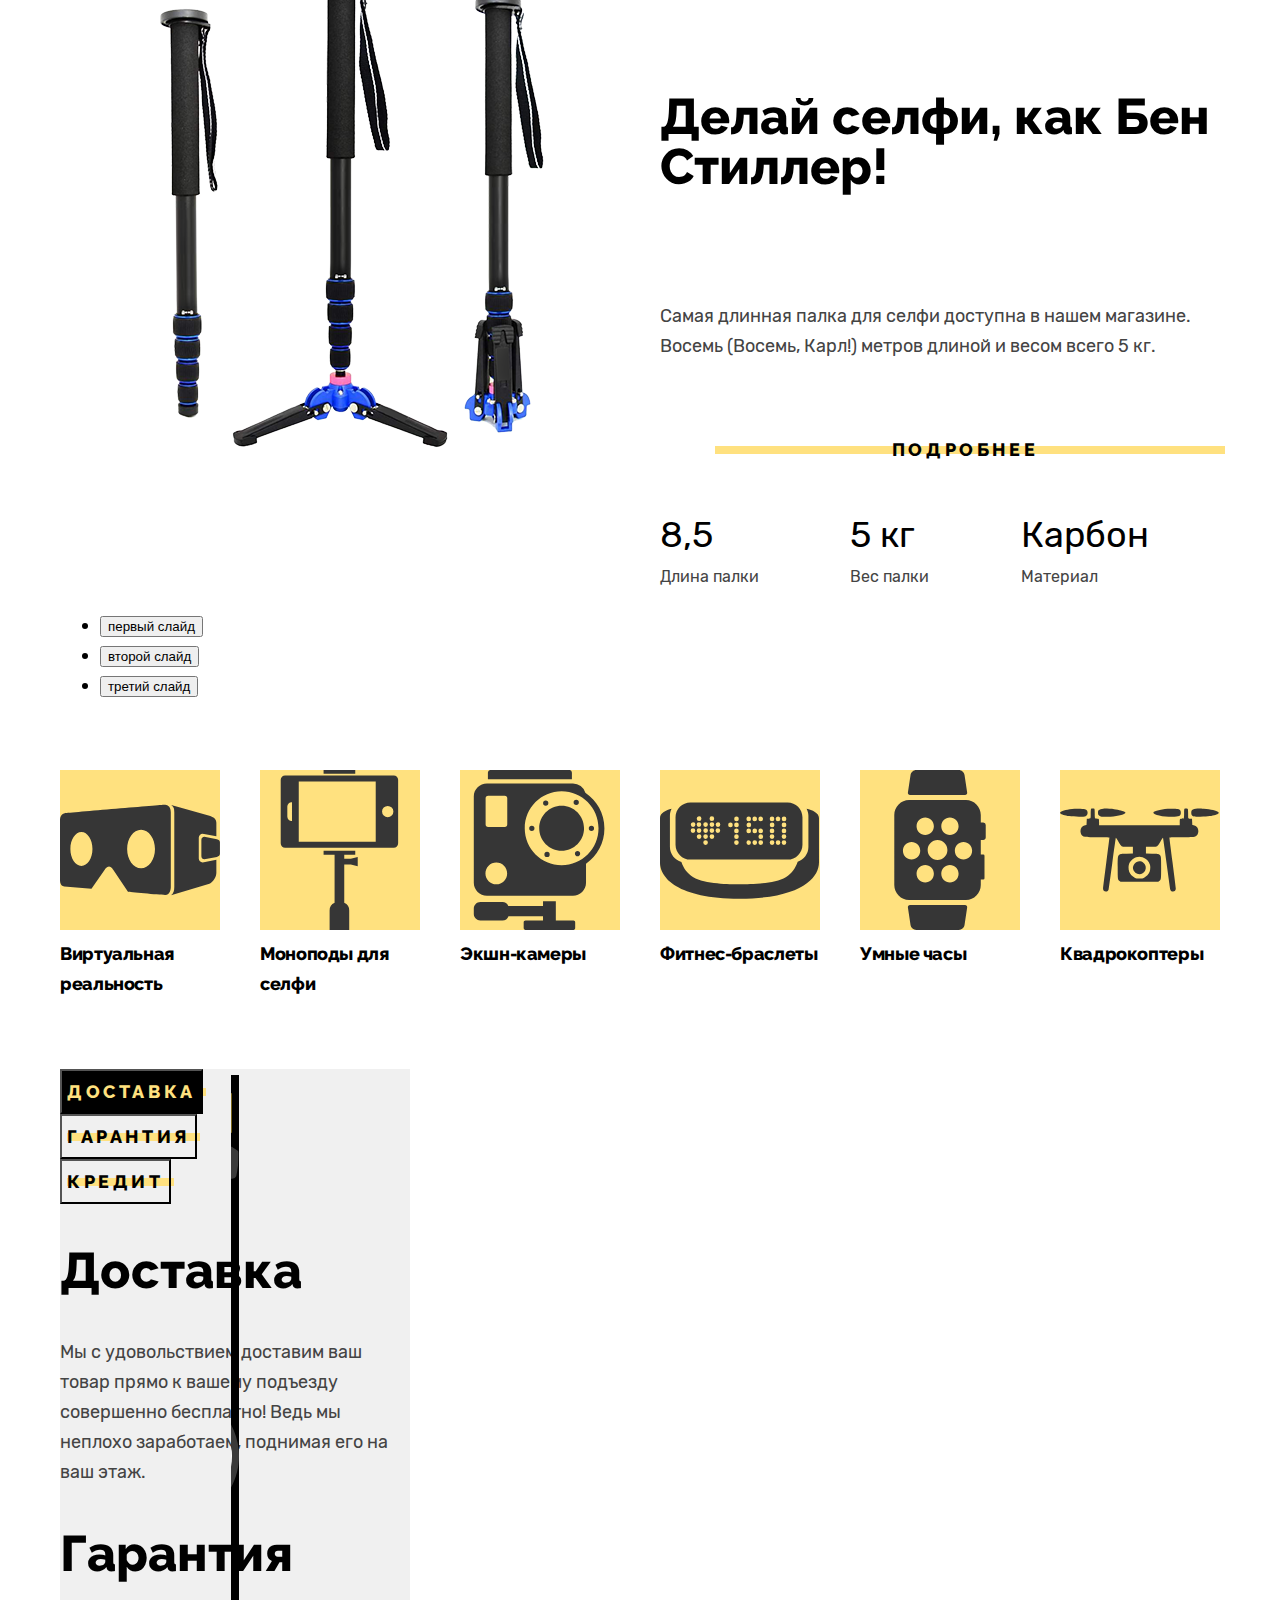
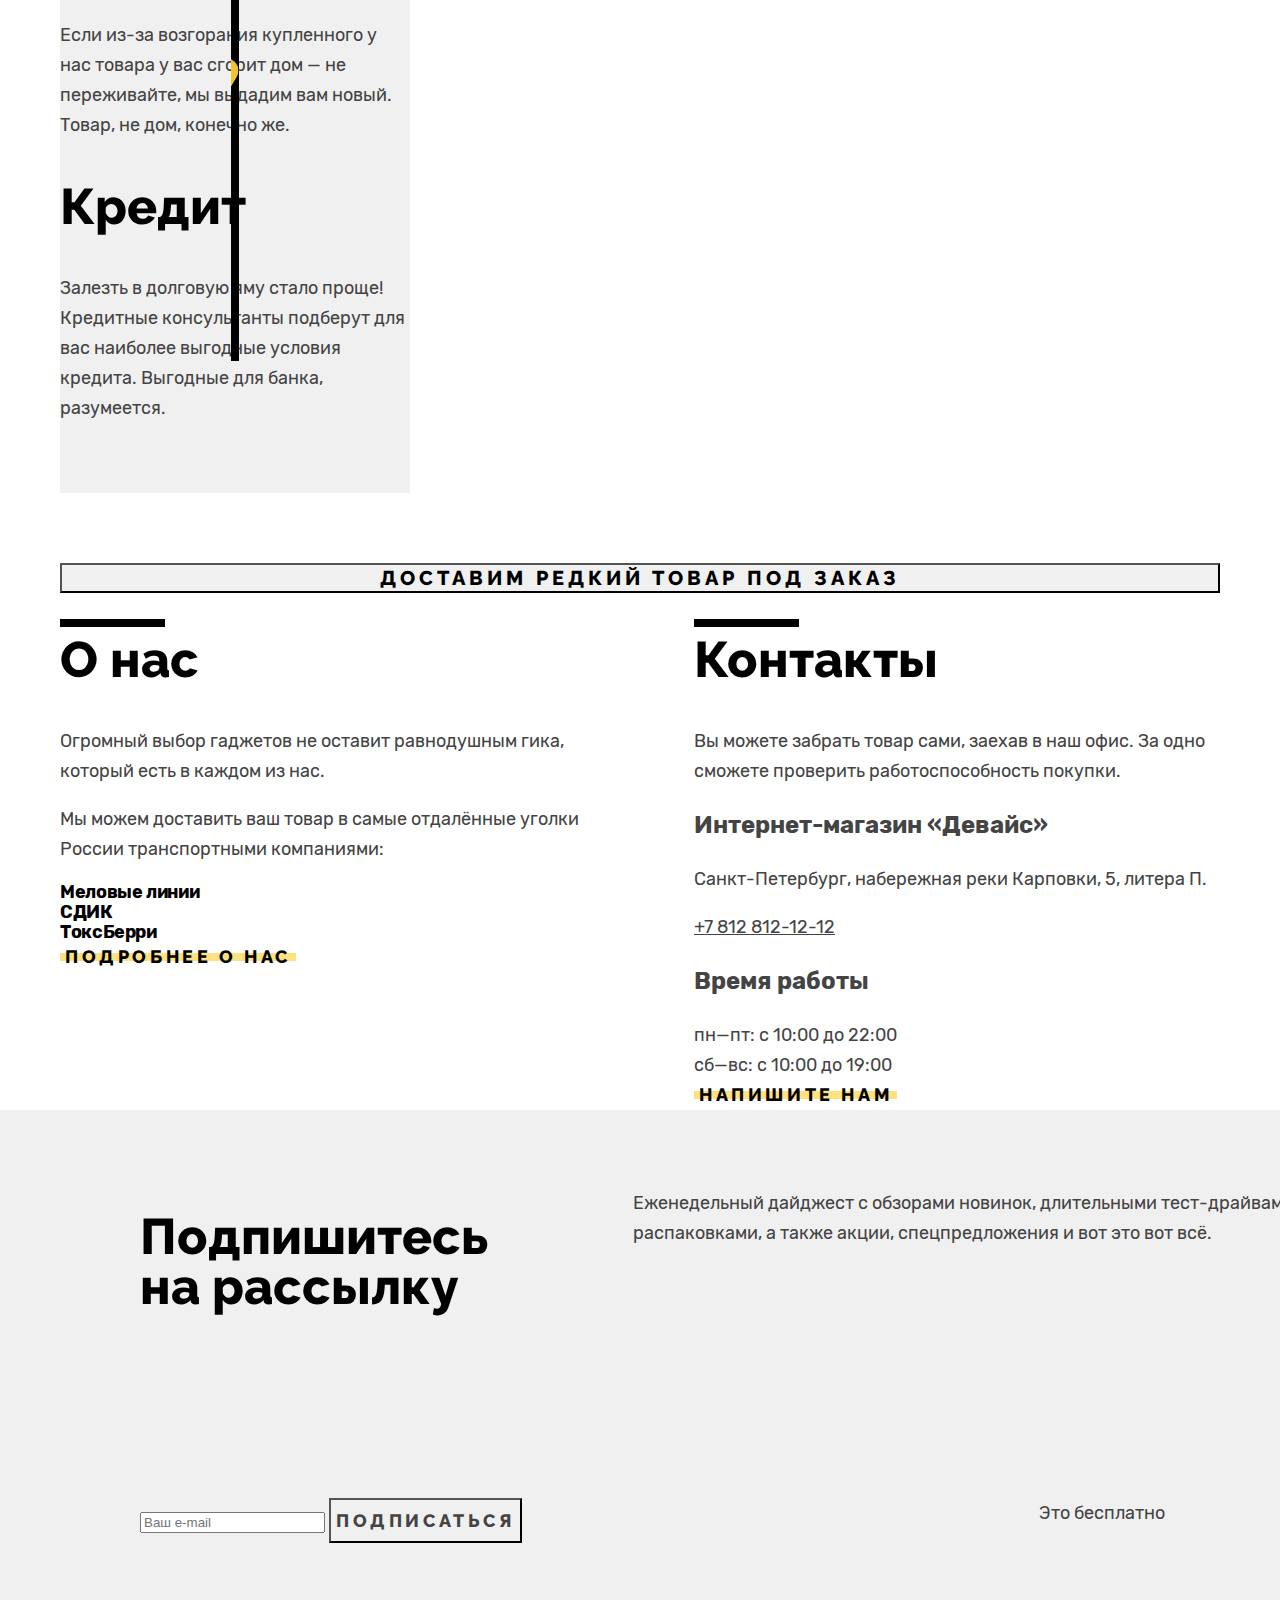
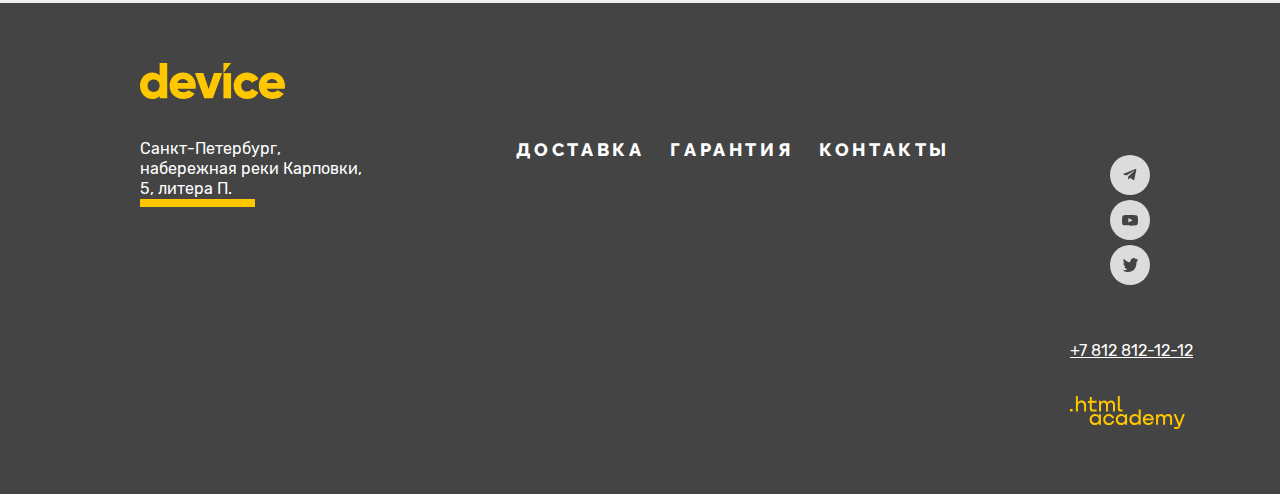
<file: 8/index.html>
<!DOCTYPE html>
<html lang="ru">
  <head>
    <meta charset="utf-8" />
    <link rel="stylesheet" href="styles/styles.css" />
    <title>HTML Academy: Девайс</title>
    <base href="https://htmlacademy-htmlcss.github.io/2305261-device-1/8/">
</head>

  <body>
    <header class="header container">
      <a class="header-logo" href="index.html">
        <img
          class="logo-img"
          src="img/logo.svg"
          width="145"
          height="36"
          alt="Логотип сайта Device"
        />
      </a>
      <form class="header-form" action="#!" method="post">
        <input
          class="input-decoration"
          type="text"
          placeholder="Поиск по сайту"
        />
        <svg
          class="navigation-icon navigation-find-icon"
          width="16"
          height="16"
          viewBox="0 0 16 16"
          fill="none"
          xmlns="http://www.w3.org/2000/svg"
        >
          <path
            d="m15.7 14.3-3.1-3.1C13.5 10 14 8.6 14 7c0-3.9-3.1-7-7-7S0 3.1 0 7s3.1 7 7 7c1.6 0 3-.5 4.2-1.4l3.1 3.1c.2.2.4.3.7.3.6 0 1-.4 1-1 0-.2-.1-.5-.3-.7ZM2 7c0-2.8 2.2-5 5-5s5 2.2 5 5-2.2 5-5 5-5-2.2-5-5Z"
            fill="#000"
          />
        </svg>
        <button class="header-find header-find-decoration" type="submit">
          Найти
        </button>
      </form>
      <ul class="header-list">
        <li class="header-list-item header-list-item-exit">
          <a class="header-link" href="#!">Войти </a>
        </li>
        <li class="header-list-item header-list-item-compare">
          <a class="header-link" href="#!">Сравнить</a>
        </li>
        <li class="header-list-item header-list-item-cart">
          <a class="header-link" href="#!">Корзина</a>
        </li>
      </ul>
      <nav class="navigation">
        <details class="navigation-catalog">
          <summary class="navigation-link navigation-link-icon">
            Каталог товаров
          </summary>
          <div class="navigation-catalog-wrap">
            <ul class="navigation-catalog-list">
              <li class="navigation-catalog-item">
                <a class="navigation-catalog-link" href="catalog.html">
                  Виртуальная реальность
                </a>
              </li>
              <li class="navigation-catalog-item">
                <a class="navigation-catalog-link" href="catalog.html">
                  Моноподы для cелфи
                </a>
              </li>
              <li class="navigation-catalog-item">
                <a class="navigation-catalog-link" href="catalog.html">
                  Экшн-камеры
                </a>
              </li>
            </ul>
            <ul class="navigation-catalog-list">
              <li class="navigation-catalog-item">
                <a class="navigation-catalog-link" href="catalog.html">
                  Фитнес-браслеты
                </a>
              </li>
              <li class="navigation-catalog-item">
                <a class="navigation-catalog-link" href="catalog.html">
                  Умные часы
                </a>
              </li>
            </ul>
            <ul class="navigation-catalog-list">
              <li class="navigation-catalog-item">
                <a class="navigation-catalog-link" href="catalog.html">
                  Квадрокоптеры
                </a>
              </li>
            </ul>
          </div>
        </details>
        <ul class="navigation-list">
          <li class="navigation-item">
            <a class="navigation-link navigation-link-header" href="#!"
              >Доставка</a
            >
          </li>
          <li class="navigation-item">
            <a class="navigation-link navigation-link-header" href="#!"
              >Гарантия</a
            >
          </li>
          <li class="navigation-item">
            <a class="navigation-link navigation-link-header" href="#!">Контакты</a>
          </li>
        </ul>
      </nav>
    </header>
    <!-- МЕЙН -->
    <main class="main-container">
      <!-- слайдер -->
      <section class="gallery-orders container">
        <div class="slider">
          <button class="slider-button slider-next" type="button">
            <svg
              width="20"
              height="60"
              viewBox="0 0 20 60"
              fill="none"
              xmlns="http://www.w3.org/2000/svg"
            >
              <path d="M20 60h-3.5L0 30 16.5 0H20L3.8 30 20 60Z" fill="#000" />
            </svg>
            <span class="visually-hidden">Предыдущий слайд</span>
          </button>
          <button class="slider-button slider-prev" type="button">
            <svg
              width="20"
              height="60"
              viewBox="0 0 20 60"
              fill="none"
              xmlns="http://www.w3.org/2000/svg"
            >
              <path d="M0 0h3.5L20 30 3.5 60H0l16.2-30L0 0Z" fill="#000" />
            </svg>
            <span class="visually-hidden">Следующий слайд</span>
          </button>
          <!-- карточки слайера -->
          <ul class="slider-order">
            <li class="slider-order-item">
              <img
                class="slider-img"
                src="img/slider-1.png"
                width="560"
                height="560"
                alt="Черный Квадрокоптер с белой кабиной, оснащенный лазером"
              />
              <div class="slider-order-content">
                <h2 class="title">Порхает как бабочка, жалит как пчела!</h2>
                <p class="text">
                  Этот обычный, на первый взгляд, квадрокоптер оснащен мощным
                  лазером, замаскированным под стандартную камеру.
                </p>
                <a class="slider-order-link button button-line" href="#!"
                  >подробнее</a
                >
                <dl class="slider-order-property">
                  <div class="slider-order-property-wrap">
                    <dd class="property-value">Дальность полета</dd>
                    <dt class="property-key">800 м</dt>
                  </div>
                  <div class="slider-order-property-wrap">
                    <dd class="property-value">Радиус поражения</dd>
                    <dt class="property-key">50 м</dt>
                  </div>
                </dl>
              </div>
            </li>
            <li class="slider-order-item">
              <img
                class="slider-img"
                src="img/slider-2.png"
                width="560"
                height="560"
                alt="Черный фитнес-браслет с датчиком напоминания о занятиях спортом"
              />
              <div class="slider-order-content">
                <h2 class="title">Худеем правильно!</h2>
                <p class="text">
                  Мотивирующие фитнес-браслеты помогут найти в себе силы не
                  пропускать занятия и соблюдать диету.
                </p>
                <a class="slider-order-link button button-line" href="#!"
                  >подробнее</a
                >
                <dl class="slider-order-property">
                  <div class="slider-order-property-wrap">
                    <dd class="property-value property-value-element-one">
                      Без подзарядки
                    </dd>
                    <dt class="property-key">48 часов</dt>
                  </div>
                </dl>
              </div>
            </li>
            <li class="slider-order-item">
              <img
                class="slider-img"
                src="img/slider-3.png"
                width="560"
                height="560"
                alt="Черная селфи-палка с длиной ручки 8,5 метров"
              />
              <div class="slider-order-content">
                <h2 class="title">Делай селфи, как Бен Стиллер!</h2>
                <p class="text">
                  Самая длинная палка для селфи доступна в нашем магазине.
                  Восемь (Восемь, Карл!) метров длиной и весом всего 5 кг.
                </p>
                <a class="slider-order-link button button-line" href="#!"
                  >подробнее</a
                >
                <dl class="slider-order-property">
                  <div class="slider-order-property-wrap">
                    <dd class="property-value property-value-element-one">
                      Длина палки
                    </dd>
                    <dt class="property-key">8,5</dt>
                  </div>
                  <div class="slider-order-property-wrap">
                    <dd class="property-value property-value-element-two">
                      Вес палки
                    </dd>
                    <dt class="property-key">5 кг</dt>
                  </div>
                  <div class="slider-order-property-wrap">
                    <dd class="property-value property-value-element-three">
                      Материал
                    </dd>
                    <dt class="property-key">Карбон</dt>
                  </div>
                </dl>
              </div>
            </li>
          </ul>
          <ul class="slider-dots">
            <li class="slider-dots-item">
              <button
                class="slider-dots-button slider-dots-button-current"
                type="button"
              >
                <span class="slider-dots-button">первый слайд</span>
              </button>
            </li>
            <li class="slider-dots-item">
              <button class="slider-dots-button" type="button">
                <span class="slider-dots-button">второй слайд</span>
              </button>
            </li>
            <li class="slider-dots-item">
              <button class="slider-dots-button" type="button">
                <span class="slider-dots-button">третий слайд</span>
              </button>
            </li>
          </ul>
        </div>
      </section>
      <!-- картинки товара -->
      <section class="main-catalog container">
        <ul class="main-catalog-list">
          <li class="main-catalog-item">
            <svg
              class="main-catalog-link-icon"
              width="97"
              height="55"
              viewBox="0 0 97 55"
              fill="none"
              xmlns="http://www.w3.org/2000/svg"
            >
              <path
                d="M84.131 32.639V20.003c0-1.309 1.045-2.37 2.335-2.37l8.326 1.581V11.02c0-2.355-1.708-3.431-4.202-4.265L67.403.175c1.616 1.391 1.89 2.04 1.89 4.396V49.78c0 2.356-.45 4.066-1.968 5.21l23.265-7.065c2.401-.833 4.202-4.216 4.202-6.572V33.44l-8.326 1.567c-1.29.002-2.335-1.06-2.335-2.368Z"
                fill="#363636"
              />
              <path
                d="m95.13 20.979-7.599-1.444c-1.008 0-1.824.829-1.824 1.851v9.868c0 1.023.816 1.852 1.824 1.852l7.598-1.431c1.154-.419 1.824-.829 1.824-1.852V22.83c0-1.022-.766-1.507-1.824-1.851ZM67.17 4.483c0-5.08-4.232-4.459-4.232-4.459S5.832 4.738 2.838 5.145C-.156 5.552.001 9.532.001 9.532v36.28c0 3.743 2.598 3.753 2.598 3.753l16.477 1.403L27.212 39.3s1.11-1.828 2.505-1.828c1.397 0 2.432 1.861 2.432 1.861l9.061 13.521s18.895 1.909 22.521 1.909c3.626-.001 3.44-5.024 3.44-5.024V4.483ZM12.982 37.192c-3.698 0-6.696-4.601-6.696-10.275s2.998-10.275 6.696-10.275c3.698 0 6.696 4.601 6.696 10.275s-2.998 10.275-6.696 10.275Zm36.158 1.426c-4.662 0-8.44-5.239-8.44-11.701 0-6.463 3.78-11.702 8.44-11.702 4.662 0 8.442 5.239 8.442 11.702 0 6.462-3.78 11.701-8.442 11.701Z"
                fill="#363636"
              />
            </svg>
            <a class="main-catalog-link" href="#!">Виртуальная реальность</a>
          </li>
          <li class="main-catalog-item">
            <svg
              class="main-catalog-link-icon"
              width="87"
              height="117"
              viewBox="0 0 87 117"
              fill="none"
              xmlns="http://www.w3.org/2000/svg"
            >
              <path
                d="M82.821 4.011H3.33A3.188 3.188 0 0 0 .142 7.199v46.413a3.187 3.187 0 0 0 3.188 3.189h79.492a3.188 3.188 0 0 0 3.189-3.189V7.199a3.189 3.189 0 0 0-3.19-3.188ZM8.392 37.236h-.226a3.19 3.19 0 0 1-3.189-3.189v-7.283a3.188 3.188 0 0 1 3.189-3.188h.226v13.66Zm61.231 15.172H13.341V8.402h56.282v44.006ZM78.4 34.552a4.146 4.146 0 0 1-4.146-4.147 4.146 4.146 0 1 1 4.146 4.147ZM54.654 0H31.497v2.758h23.157V0ZM46.608 64.861v-2.973h8.046V59.13H31.498v2.758h8.045v35.246a6.068 6.068 0 0 0-3.635 5.559V117h14.335v-14.307a6.062 6.062 0 0 0-3.636-5.557v-27.99h4.796l5.051 1.213v-6.711l-5.051 1.213h-4.795Z"
                fill="#363636"
              />
            </svg>
            <a class="main-catalog-link" href="#!">Моноподы для селфи</a>
          </li>
          <li class="main-catalog-item">
            <svg
              class="main-catalog-link-icon"
              width="72"
              height="87"
              viewBox="0 0 72 87"
              fill="none"
              xmlns="http://www.w3.org/2000/svg"
            >
              <path
                d="M53.349 1.49c0-.736-.578-1.49-1.311-1.49H9.053C8.32 0 7.672.754 7.672 1.49v3.522h45.676l.001-3.522ZM54.202 81.809h-9.597V71.426h-6.958v2.507H18.774c-.537-1.254-1.757-2.148-3.181-2.148H3.559C1.642 71.784 0 73.387 0 75.311v3.018c0 1.924 1.642 3.48 3.559 3.48h12.035c1.511 0 2.792-.896 3.269-2.326h18.785v2.326H28.13c-.533 0-1.01.437-1.01.972v3.172c0 .535.478 1.048 1.01 1.048h26.072c.533 0 .93-.513.93-1.048V82.78c0-.535-.397-.971-.93-.971ZM60.666 12.39a7.037 7.037 0 0 0-6.771-5.05H7.148C3.25 7.34 0 10.449 0 14.361v46.9c0 3.912 3.25 7.121 7.148 7.121h46.747c3.898 0 7.126-3.209 7.126-7.121V50.915a23.228 23.228 0 0 0 10.001-19.164c-.001-8.079-4.132-15.181-10.356-19.361ZM12.238 62.151c-3.259 0-5.901-2.65-5.901-5.921 0-3.27 2.642-5.922 5.901-5.922s5.902 2.652 5.902 5.922c0 3.271-2.643 5.921-5.902 5.921Zm5.961-32.605a1.42 1.42 0 0 1-1.418 1.422h-8.94a1.42 1.42 0 0 1-1.418-1.422v-14.16a1.42 1.42 0 0 1 1.418-1.423h8.939a1.42 1.42 0 0 1 1.418 1.423l.001 14.16Zm29.563 22.312c-11.076 0-20.057-9.01-20.057-20.123 0-11.113 8.98-20.124 20.057-20.124 11.077 0 20.058 9.01 20.058 20.124 0 11.114-8.981 20.123-20.058 20.123Z"
                fill="#363636"
              />
              <path
                d="M47.762 43.964c6.731 0 12.188-5.475 12.188-12.229s-5.457-12.229-12.188-12.229c-6.731 0-12.188 5.475-12.188 12.229s5.457 12.229 12.188 12.229ZM31.562 33.171a1.435 1.435 0 1 0 0-2.87 1.435 1.435 0 0 0 0 2.87ZM63.963 33.171a1.435 1.435 0 1 0 0-2.87 1.435 1.435 0 0 0 0 2.87ZM39.109 19.429a1.435 1.435 0 1 0 0-2.87 1.435 1.435 0 0 0 0 2.87ZM56.415 46.912c.79 0 1.43-.643 1.43-1.436 0-.793-.64-1.436-1.43-1.436-.79 0-1.43.643-1.43 1.436 0 .793.64 1.436 1.43 1.436ZM55.697 19a1.435 1.435 0 1 0 0-2.87 1.435 1.435 0 0 0 0 2.87ZM39.828 47.341a1.435 1.435 0 1 0 0-2.87 1.435 1.435 0 0 0 0 2.87Z"
                fill="#363636"
              />
            </svg>
            <a class="main-catalog-link" href="#!">Экшн-камеры</a>
          </li>
          <li class="main-catalog-item">
            <svg
              class="main-catalog-link-icon"
              width="108"
              height="66"
              viewBox="0 0 108 66"
              fill="none"
              xmlns="http://www.w3.org/2000/svg"
            >
              <path
                d="M98.967 5.074c.752 1.441 1.209 3.08 1.209 4.818v21.102c0 4.616-3.092 8.527-7.246 9.9-1.325 3.987-3.778 7.854-8.051 10.432-8.676 5.231-31.124 4.837-31.198 4.837-.078 0-22.513.395-31.189-4.837-4.216-2.545-6.708-6.347-8.042-10.279-4.418-1.209-7.756-5.25-7.756-10.053v-21.1c0-1.689.427-3.283 1.139-4.694C4.17 6.11 0 7.918 0 11.434v29.983C0 51.668 11.839 65.85 53.657 65.85c41.82 0 53.657-14.182 53.657-24.433V11.434c-.001-3.684-4.576-5.494-8.347-6.36Z"
                fill="#363636"
              />
              <path
                d="M20.561 39.46h65.523c5.564 0 10.074-4.514 10.074-10.078V10.935C96.158 5.372 91.648.86 86.084.86H20.561c-5.564 0-10.075 4.511-10.075 10.075v18.447c0 5.564 4.511 10.077 10.075 10.077Zm63.134-28.992a1.57 1.57 0 1 1 0 3.139 1.57 1.57 0 0 1 0-3.139Zm0 4.04a1.569 1.569 0 1 1 0 3.137 1.569 1.569 0 0 1 0-3.138Zm0 4.038a1.568 1.568 0 1 1 .001 3.137 1.568 1.568 0 0 1-.001-3.137Zm0 3.827a1.57 1.57 0 1 1-.001 3.14 1.57 1.57 0 0 1 .001-3.14Zm0 4.04a1.568 1.568 0 1 1 .001 3.136 1.568 1.568 0 0 1-.001-3.137Zm-4.039-15.945c.867 0 1.568.703 1.568 1.57a1.568 1.568 0 1 1-3.136 0c0-.868.703-1.57 1.568-1.57Zm0 15.944a1.568 1.568 0 1 1 0 3.135 1.568 1.568 0 0 1 0-3.135Zm-4.037-15.944a1.57 1.57 0 1 1-.003 3.14 1.57 1.57 0 0 1 .003-3.14Zm0 4.04a1.57 1.57 0 1 1-.003 3.138 1.57 1.57 0 0 1 .003-3.139Zm0 4.038a1.569 1.569 0 1 1-.002 3.138 1.569 1.569 0 0 1 .002-3.138Zm0 3.827a1.568 1.568 0 1 1 0 3.138 1.568 1.568 0 0 1 0-3.138Zm0 4.04a1.569 1.569 0 1 1-.002 3.137 1.569 1.569 0 0 1 .002-3.138Zm-7.654-15.945c.867 0 1.568.703 1.568 1.57a1.568 1.568 0 1 1-3.136 0 1.568 1.568 0 0 1 1.568-1.57Zm0 8.078c.867 0 1.568.702 1.568 1.57a1.568 1.568 0 1 1-1.568-1.57Zm0 3.881a1.569 1.569 0 1 1-.002 3.136 1.569 1.569 0 0 1 .002-3.136Zm0 3.985a1.568 1.568 0 1 1 0 3.135 1.568 1.568 0 0 1 0-3.135Zm-4.039-15.944a1.57 1.57 0 1 1 0 3.14 1.57 1.57 0 0 1 0-3.14Zm0 8.078a1.57 1.57 0 1 1 .001 3.139 1.57 1.57 0 0 1-.001-3.139Zm0 7.866a1.57 1.57 0 1 1 .001 3.139 1.57 1.57 0 0 1-.001-3.139Zm-4.038-15.944a1.57 1.57 0 0 1 0 3.14 1.568 1.568 0 0 1-1.568-1.57 1.567 1.567 0 0 1 1.568-1.57Zm0 4.04a1.57 1.57 0 1 1-.001 3.135 1.57 1.57 0 0 1 .001-3.136Zm0 4.038a1.57 1.57 0 1 1-.001 3.14 1.57 1.57 0 0 1 .001-3.14Zm0 7.866a1.57 1.57 0 0 1 0 3.137 1.569 1.569 0 0 1 0-3.137Zm-8.29-15.944a1.57 1.57 0 1 1 0 3.139 1.57 1.57 0 0 1 0-3.139Zm0 4.04a1.569 1.569 0 1 1 0 3.137 1.569 1.569 0 0 1 0-3.138Zm0 4.038a1.568 1.568 0 1 1 .001 3.137 1.568 1.568 0 0 1-.001-3.137Zm0 3.881a1.568 1.568 0 1 1 0 3.137 1.569 1.569 0 0 1 0-3.137Zm0 3.985a1.568 1.568 0 1 1 .001 3.137 1.568 1.568 0 0 1-.001-3.137Zm-4.039-11.905a1.568 1.568 0 1 1 0 3.136 1.568 1.568 0 0 1 0-3.136Zm-8.502-.212a1.57 1.57 0 1 1-.001 3.135 1.57 1.57 0 0 1 .001-3.135Zm0 4.038a1.57 1.57 0 1 1-.003 3.141 1.57 1.57 0 0 1 .003-3.14Zm-4.039-8.078a1.57 1.57 0 1 1-.003 3.14 1.57 1.57 0 0 1 .003-3.14Zm0 4.04a1.57 1.57 0 1 1-.003 3.139 1.57 1.57 0 0 1 .003-3.139Zm0 4.038a1.57 1.57 0 1 1-.003 3.14 1.57 1.57 0 0 1 .003-3.14Zm0 4.04a1.569 1.569 0 1 1-.001 3.137 1.569 1.569 0 0 1 .001-3.137Zm-4.254-8.078a1.569 1.569 0 1 1 0 3.138 1.569 1.569 0 0 1 0-3.138Zm0 4.038a1.57 1.57 0 1 1 0 3.139 1.57 1.57 0 0 1 0-3.139Zm0 4.04a1.57 1.57 0 1 1-.001 3.14 1.57 1.57 0 0 1 .001-3.14Zm0 4.04a1.568 1.568 0 1 1 .001 3.136 1.568 1.568 0 0 1-.001-3.137ZM26.3 10.254a1.57 1.57 0 1 1 .002 3.136 1.57 1.57 0 0 1-.002-3.136Zm0 4.04a1.57 1.57 0 0 1 1.571 1.568 1.57 1.57 0 0 1-3.14 0 1.57 1.57 0 0 1 1.569-1.568Zm0 4.038a1.571 1.571 0 1 1 0 3.14 1.571 1.571 0 0 1 0-3.14Zm0 4.04a1.57 1.57 0 1 1 .003 3.135 1.57 1.57 0 0 1-.003-3.135Zm-4.037-8.078a1.57 1.57 0 1 1-.001 3.135 1.57 1.57 0 0 1 .001-3.135Zm0 4.038a1.57 1.57 0 0 1 0 3.14 1.57 1.57 0 0 1 0-3.14Z"
                fill="#363636"
              />
            </svg>
            <a class="main-catalog-link" href="#!">Фитнес-браслеты</a>
          </li>
          <li class="main-catalog-item">
            <svg
              class="main-catalog-link-icon"
              width="56"
              height="98"
              viewBox="0 0 56 98"
              fill="none"
              xmlns="http://www.w3.org/2000/svg"
            >
              <path
                d="M54.494 32.197h-1.515v-4.64c0-5.052-4.087-9.186-9.082-9.186H9.082C4.086 18.372 0 22.505 0 27.557v42.868c0 5.052 4.087 9.185 9.083 9.185h34.815c4.995 0 9.082-4.133 9.082-9.185V67.01h1.515a.764.764 0 0 0 .757-.764V52.467a.765.765 0 0 0-.757-.766H52.98v-8.788h1.515c.832 0 1.514-.688 1.514-1.531v-7.654a1.529 1.529 0 0 0-1.515-1.531Zm-20.412-3.109c2.926 0 5.299 2.398 5.299 5.358 0 2.96-2.373 5.358-5.299 5.358s-5.298-2.398-5.298-5.358c0-2.96 2.372-5.358 5.298-5.358Zm-15.137 0c2.925 0 5.298 2.398 5.298 5.358 0 2.96-2.373 5.358-5.298 5.358-2.926 0-5.298-2.398-5.298-5.358 0-2.96 2.372-5.358 5.298-5.358ZM5.297 49.397c0-2.959 2.371-5.358 5.298-5.358 2.926 0 5.298 2.399 5.298 5.358 0 2.959-2.373 5.358-5.298 5.358-2.927.001-5.298-2.399-5.298-5.358Zm13.648 19.497c-2.926 0-5.298-2.398-5.298-5.358 0-2.96 2.372-5.358 5.298-5.358 2.925 0 5.298 2.398 5.298 5.358 0 2.96-2.373 5.358-5.298 5.358Zm1.49-19.903c0-3.382 2.711-6.124 6.055-6.124s6.055 2.742 6.055 6.124c0 3.382-2.711 6.124-6.055 6.124-3.344-.001-6.055-2.742-6.055-6.124Zm13.647 19.903c-2.926 0-5.298-2.398-5.298-5.358 0-2.96 2.372-5.358 5.298-5.358s5.299 2.398 5.299 5.358c0 2.96-2.373 5.358-5.299 5.358Zm8.302-14.138c-2.927 0-5.298-2.399-5.298-5.358 0-2.959 2.371-5.358 5.298-5.358 2.926 0 5.298 2.399 5.298 5.358 0 2.958-2.372 5.358-5.298 5.358ZM9.646 15.31h33.687c.843 0 1.432-.681 1.306-1.514L43.023 3.028l-.002-.002C42.771 1.362 41.189 0 39.506 0H13.474c-1.686 0-3.268 1.362-3.517 3.028L8.342 13.795c-.125.833.461 1.515 1.304 1.515ZM43.333 82.671H9.646c-.843 0-1.429.683-1.304 1.516l1.615 10.767c.25 1.666 1.832 3.028 3.516 3.028h26.032c1.684 0 3.266-1.362 3.517-3.026v-.002l1.615-10.767c.128-.833-.461-1.516-1.304-1.516Z"
                fill="#363636"
              />
            </svg>
            <a class="main-catalog-link" href="#!">Умные часы</a>
          </li>
          <li class="main-catalog-item">
            <svg
              class="main-catalog-link-icon"
              width="133"
              height="69"
              viewBox="0 0 133 69"
              fill="none"
              xmlns="http://www.w3.org/2000/svg"
            >
              <path
                d="M12.052.258C6.507.745 1.838 1.85.575 2.93c-.722.617-.722.617-.232 1.157.644.72 3.713 1.645 7.247 2.236 3.998.668 12.51.693 13.724.051 1.212-.668 1.624-1.414 1.624-2.981 0-1.619-.62-2.416-2.218-2.853C19.274.154 14.942 0 12.052.258ZM25.774.488c-.129.283-.258 2.108-.258 4.112 0 4.061.156 3.778-2.192 3.933l-1.03.077-.259 5.089-1.186.283c-2.58.668-4 2.595-3.792 5.294.128 1.927 1.031 3.341 2.579 4.087 1.109.513 1.47.538 11.246.538 5.545 0 10.137.079 10.188.18.051.13-1.109 9.408-2.58 20.64-1.444 11.23-2.682 20.997-2.708 21.666-.051 1.617.827 2.62 2.348 2.62 1.237 0 2.012-.64 2.321-1.9.13-.514 1.496-10.334 3.018-21.822 1.522-11.463 2.863-20.869 2.94-20.869.104 0 1.084 1.413 2.193 3.136 2.94 4.626 2.4 4.317 7.636 4.317h4.358v5.63l-5.133.077c-4.72.077-5.21.127-5.881.615-1.573 1.157-1.625 1.415-1.625 10.977 0 9.534.026 9.792 1.522 11.05l.851.695h31.366l.85-.696c1.496-1.257 1.52-1.515 1.52-11.05 0-9.56-.05-9.819-1.622-10.976-.671-.488-1.161-.538-5.882-.615l-5.132-.077v-5.63h4.36c5.234 0 4.693.309 7.633-4.317 1.11-1.723 2.09-3.136 2.194-3.136.076 0 1.419 9.406 2.94 20.869 1.522 11.488 2.889 21.308 3.018 21.821.31 1.26 1.082 1.902 2.321 1.902 1.522 0 2.4-1.004 2.347-2.621-.026-.67-1.264-10.436-2.71-21.666-1.468-11.232-2.63-20.51-2.577-20.64.05-.101 4.641-.18 10.189-.18 9.776 0 10.136-.025 11.244-.538 1.548-.746 2.45-2.16 2.579-4.087.207-2.699-1.211-4.626-3.791-5.294l-1.187-.283-.256-5.089-1.032-.077c-2.347-.155-2.194.128-2.194-3.933 0-2.004-.128-3.829-.256-4.112-.207-.36-.543-.488-1.368-.488-.619 0-1.238.128-1.42.309-.206.205-.309 1.465-.309 3.932 0 2.467-.103 3.727-.31 3.932-.179.18-.901.308-1.649.308-1.626 0-1.651.052-1.651 3.11v2.287H32.48v-2.287c0-3.058-.025-3.11-1.65-3.11-.749 0-1.47-.129-1.65-.308-.208-.205-.31-1.465-.31-3.932 0-2.467-.104-3.727-.31-3.932C28.38.129 27.76 0 27.14 0c-.824 0-1.16.128-1.366.488Zm42.843 40.12c2.889.899 5.392 3.393 6.166 6.168.439 1.543.31 4.216-.284 5.784-.696 1.875-2.684 4.01-4.565 4.935-1.29.642-1.754.719-3.921.719s-2.631-.077-3.92-.719c-1.885-.926-3.87-3.06-4.567-4.935-.592-1.568-.722-4.24-.283-5.784.748-2.723 3.25-5.27 6.061-6.168 2.013-.642 3.3-.642 5.313 0Z"
                fill="#363636"
              />
              <path
                d="M63.794 44.438c-2.037.925-3.507 3.649-3.069 5.73.774 3.677 4.823 5.553 7.996 3.702 1.985-1.158 2.991-3.547 2.451-5.783-.568-2.39-2.734-4.138-5.16-4.138-.645 0-1.625.232-2.218.489ZM36.092.154c-3.92.668-4.513 1.131-4.513 3.444 0 1.825.464 2.416 2.268 2.956 1.55.462 7.172.514 10.5.128 6.86-.822 11.322-2.544 9.698-3.752-1.265-.9-4.902-1.876-9.054-2.39-2.475-.308-7.996-.54-8.9-.386ZM89.484.258C83.165.848 77.62 2.339 77.62 3.444c0 1.722 7.841 3.47 15.63 3.496 5.804 0 7.196-.643 7.196-3.342 0-1.824-.619-2.621-2.373-3.084C96.423.103 92.4 0 89.485.258ZM112.776.283c-1.78.231-3.018.77-3.43 1.491-.387.77-.31 2.904.154 3.572.928 1.31 1.652 1.465 7.068 1.465 3.662 0 5.802-.129 7.867-.488 3.534-.591 6.603-1.517 7.248-2.236.49-.54.49-.54-.233-1.157-1.341-1.13-5.958-2.185-11.916-2.672-3.481-.283-4.488-.283-6.758.025Z"
                fill="#363636"
              />
            </svg>
            <a class="main-catalog-link" href="#!">Квадрокоптеры</a>
          </li>
        </ul>
      </section>
      <!-- ДОСТАВКА ГАРАНТИЯ КРЕДИТ-->
      <section class="services">
        <div class="services-wrap container">
          <div class="services-background">
            <ul class="tabs">
              <li class="tabs-item">
                <button class="button button-current button-line" type="button">
                  доставка
                </button>
              </li>
              <li class="tabs-item">
                <button class="button button-line" type="button">гарантия</button>
              </li>
              <li class="tabs-item">
                <button class="button button-line" type="button">кредит</button>
              </li>
            </ul>
            <ul class="tabs-contents">
              <li class="tabs-contents-item tabs-icon-delivery">
                <h2 class="title">Доставка</h2>
                <p class="text">
                  Мы с удовольствием доставим ваш товар прямо к вашему подъезду
                  совершенно бесплатно! Ведь мы неплохо заработаем, поднимая его
                  на ваш этаж.
                </p>
              </li>
              <li class="tabs-contents-item tabs-icon-warranty">
                <h2 class="title">Гарантия</h2>
                <p class="text">
                  Если из-за возгорания купленного у нас товара у вас сгорит дом
                  — не переживайте, мы выдадим вам новый. Товар, не дом, конечно
                  же.
                </p>
              </li>
              <li class="tabs-contents-item tabs-icon-credit">
                <h2 class="title">Кредит</h2>

                <p class="text">
                  Залезть в долговую яму стало проще! Кредитные консультанты
                  подберут для вас наиболее выгодные условия кредита. Выгодные
                  для банка, разумеется.
                </p>
              </li>
            </ul>
          </div>
          <button class="delivery-button delivery-button-wrap" type="button">
            Доставим редкий товар под заказ
          </button>
        </div>
      </section>
      <!-- О НАС и КОНТАКТЫ -->
      <div class="info-content container">
        <section class="info-content-line ">
          <h2 class="title">О нас</h2>
          <p class="text">
            Огромный выбор гаджетов не оставит равнодушным гика, который есть в
            каждом из нас.
          </p>
          <p class="text">
            Мы можем доставить ваш товар в самые отдалённые уголки России
            транспортными компаниями:
          </p>
          <ul class="content-list">
            <li class="content-item">Меловые линии</li>
            <li class="content-item">СДИК</li>
            <li class="content-item">ТоксБерри</li>
          </ul>
          <a class="content-link button button-line" href="#!"
            >подробнее о нас</a
          >
        </section>
        <section class="info-content-line ">
          <h2 class="title">Контакты</h2>
          <p class="text">
            Вы можете забрать товар сами, заехав в наш офис. За одно сможете
            проверить работоспособность покупки.
          </p>
          <h3 class="content-subtitle">Интернет-магазин «Девайс»</h3>
          <address class="content-address">
            <p class="text">
              Санкт-Петербург, набережная реки Карповки, 5, литера П.
            </p>
            <a class="text" href="tel:+78128121212">+7 812 812-12-12</a>
          </address>
          <h3 class="content-subtitle">Время работы</h3>
          <ul class="content-list">
            <li class="text">пн—пт: с 10:00 до 22:00</li>
            <li class="text">сб—вс: с 10:00 до 19:00</li>
          </ul>
          <a class="content-link button button-line" href="#!">напишите нам</a>
        </section>
      </div>
      <!-- Рассылка -->
      <section class="newsletter">
        <div class="newsletter-wrap container">
          <h2 class="title">Подпишитесь на рассылку</h2>
          <p class="text newsletter-text-content">
            Еженедельный дайджест с обзорами новинок, длительными тест-драйвами,
            распаковками, а также акции, спецпредложения и вот это вот всё.
          </p>

          <form
            class="newsletter-form newsletter-form-wrap"
            action="#!"
            method="post"
          >
            <label class="visually-hidden" for="newsletter-email">
              Ваш e-mail
            </label>
            <input
              class="input-mailing"
              placeholder="Ваш e-mail"
              type="email"
              name="newsletter-email"
              id="newsletter-email"
              required
            />
            <button class="button newsletter-button" type="submit">
              подписаться
            </button>
          </form>
          <p class="text newsletter-text-wrap newsletter-text-icon">Это бесплатно</p>
        </div>
      </section>
    </main>
    <!-- ФУТЕР -->
    <footer class="page-footer">
      <div class="footer-wrap container">
        <a class="footer-logo" href="https://htmlacademy.ru">
          <img
            class="footer-contacts-logo"
            src="img/logo-color.svg"
            width="145"
            height="36"
            alt="Логотип сайта Device"
          />
        </a>
        <section class="footer-contacts">
          <address class="footer-contacts-address footer-contacts-address-line">
            <p class="footer-about-text ">
              Санкт-Петербург, набережная реки Карповки, 5, литера П.
            </p>
          </address>
        </section>
        <nav class="footer-navigation">
          <ul class="navigation-list">
            <li class="navigation-item">
              <a class="navigation-link navigation-link-footer" href="#!"
                >доставка</a
              >
            </li>
            <li class="navigation-item">
              <a class="navigation-link navigation-link-footer" href="#!"
                >гарантия</a
              >
            </li>
            <li class="navigation-item">
              <a class="navigation-link navigation-link-footer" href="#!"
                >контакты</a
              >
            </li>
          </ul>
        </nav>
        <section class="social">
          <ul class="social-list">
            <li class="social-item">
              <a
                class="social-link footer-social-tg"
                href="https://t.me/htmlacademy"
              >
                <span class="visually-hidden">Телеграмм</span>
              </a>
            </li>
            <li class="social-item">
              <a
                class="social-link footer-social-ut"
                href="https://www.youtube.com/user/htmlacademyru"
              >
                <span class="visually-hidden">Ютуб</span>
              </a>
            </li>
            <li class="social-item">
              <a
                class="social-link footer-social-tw"
                href="https://twitter.com/htmlacademy_ru"
              >
                <span class="visually-hidden">Твиттер</span>
              </a>
            </li>
          </ul>
        </section>
        <address class="footer-contacts-address footer-contacts-address-wrap">
          <a class="footer-contacts-address-phone" href="tel:+78128121212">
            +7 812 812-12-12
          </a>
        </address>
        <a
          class="htmlacademy-link htmlacademy-link-wrap"
          href="https://htmlacademy.ru"
        >
          <img
            class="htmlacademy-img"
            src="img/logo-htmlacademy.svg"
            width="115"
            height="33"
            alt="Логотип HTML Academy"
          />
        </a>
      </div>
    </footer>
  </body>
</html>
</file>
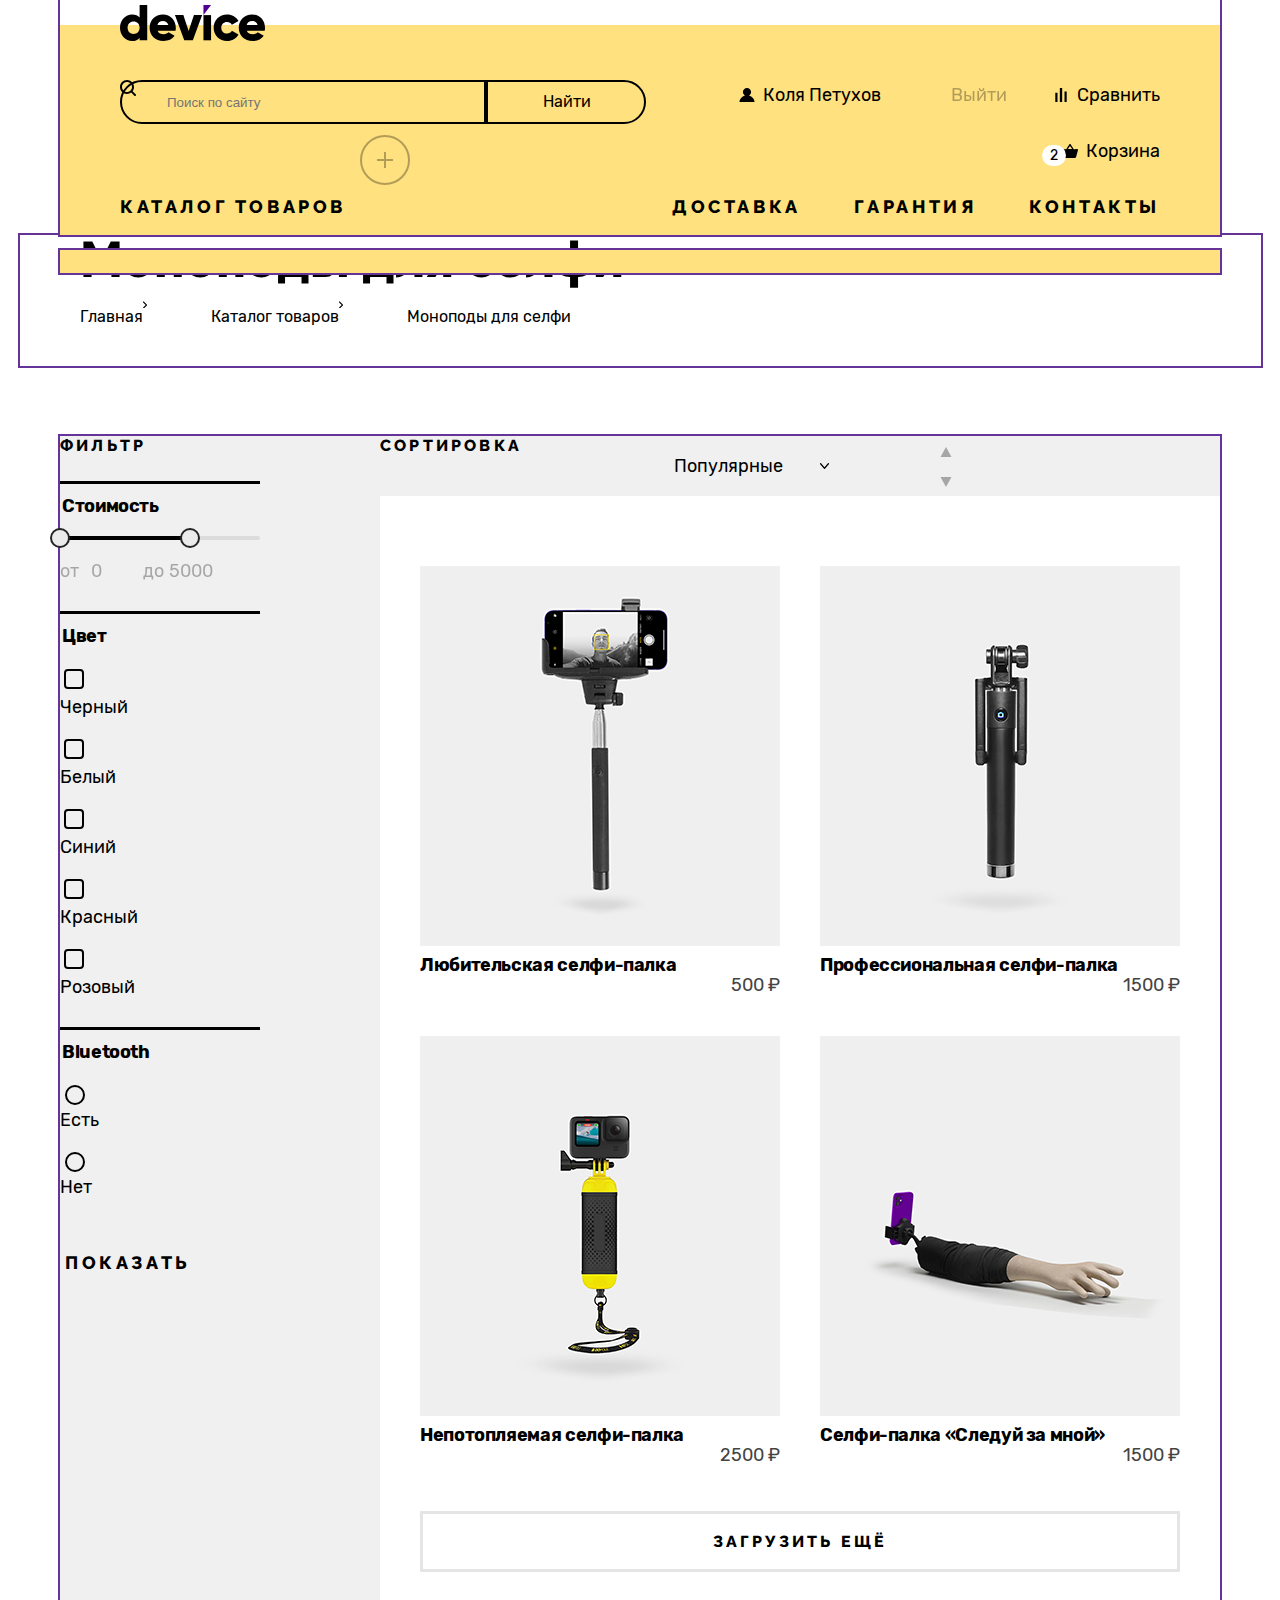
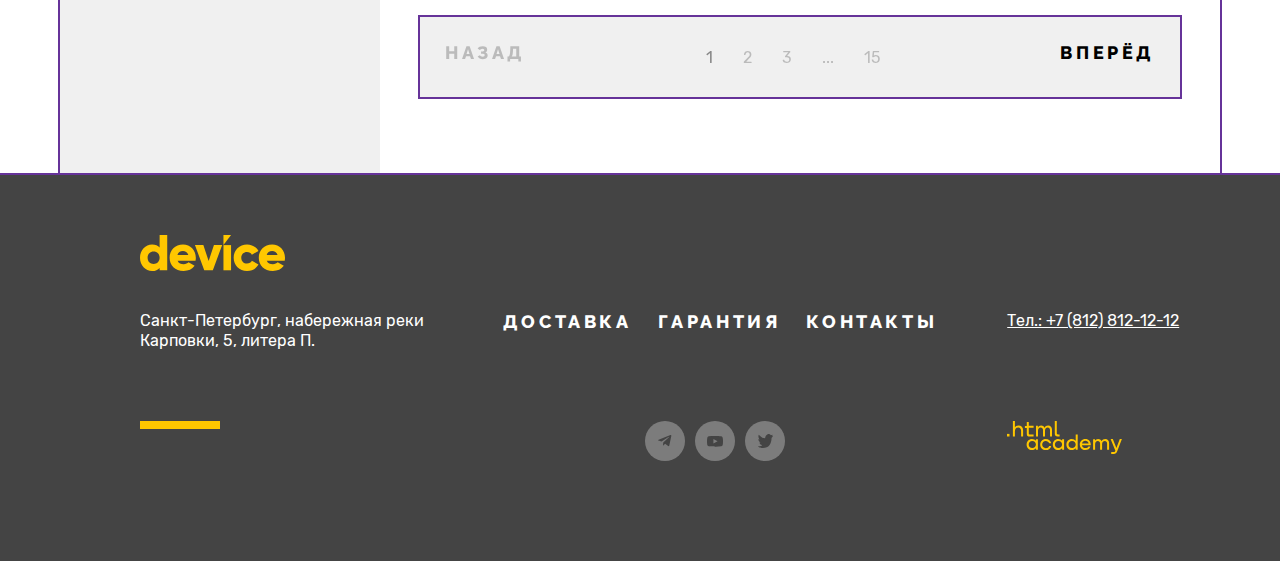
<file: catalog.html>
<!DOCTYPE html>
<html lang="ru">

  <head>
    <meta charset="utf-8" />
    <link rel="stylesheet" href="styles/styles.css" />
    <title>HTML Academy: Девайс</title>
  </head>

  <body>
    <header class="header container">
      <a class="logo" href="index.html">
        <img src="img/logo.svg" width="145" height="36" alt="Логотип сайта Device">
      </a>
      <form class="header-form" action="#!" method="post">
        <label class="visually-hidden" for="search">Текст поиска</label>
        <input class="input-decoration" type="text" placeholder="Поиск по сайту" />
        <button class="header-find" type="submit">Найти</button>
      </form>
      <ul class="header-list">
        <li>
          <a class="header-link header-link-profile" href="#!">Коля Петухов</a>
        </li>
        <li>
          <a class="header-link header-link-secondary" href="#!">Выйти </a>
        </li>
        <li>
          <a class="header-link header-link-compare" href="#!">Сравнить</a>
        </li>
        <li class="header-item">
          <a class="header-link header-link-cart" href="#!">Корзина
            <span class="visually-hidden">Товаров:</span>
            <span class="header-link-text">2</span>
          </a>
          <div class="popover popover-cart">
            <button class="popover-close-button button button-light">2
              <span class="visually-hidden">Закрыть</span>
            </button>
            <ul class="cart-items-list">
              <li class="cart-item">
                <img class="cart-item-image" src="img/amateur.jpg" width="39" height="43" alt="Черная селфи-палка с закрепленным телефоном">
                <p class="cart-item-title">Любительская селфи-палка</p>
                <button type="button" class="cart-item-button button">
                  <svg aria-hidden="true" width="10" height="10">
                    <use href="img/close.svg#close"></use>
                  </svg>
                </button>
              </li>
              <li class="cart-item"><img class="cart-item-image" src="img/prof.jpg" width="39" height="43" alt="Черная селфи-палка с закрепленным телефоном">
                <p class="cart-item-title">Профессиональная селфи-палка</p>
                <button type="button" class="cart-item-button button">
                  <svg aria-hidden="true" width="10" height="10">
                    <use href="img/close.svg#close"></use>
                  </svg>
                </button>
              </li>
              <li class="cart-item cart-content">
                <p class="cart-item-title cart-item-orders">Товаров: 2</p>
                <p class="cart-item-title cart-item-sum">Сумма: 2000 ₽</p>
              </li>
              <li class="cart-item">
                <button type="button" class="button-cart-open">
                  <span class="cart-open-title">открыть корзину</span>
                </button>
              </li>
            </ul>
          </div>
        </li>
      </ul>
      <div class="navigation-catalog-item navigation-catalog-icon">
        <a class="navigation-link" href="#!">Каталог товаров</a>
      </div>
      <div class="navigation-catalog-wrap">
        <ul class="navigation-catalog-list">
          <li class="navigation-catalog-item">
            <a class="navigation-catalog-link" href="catalog.html">Виртуальная реальность</a>
          </li>
          <li class="navigation-catalog-item">
            <a class="navigation-catalog-link" href="catalog.html">Моноподы для cелфи</a>
          </li>
          <li class="navigation-catalog-item">
            <a class="navigation-catalog-link" href="catalog.html">Экшн-камеры</a>
          </li>
        </ul>
        <ul class="navigation-catalog-list">
          <li class="navigation-catalog-item">
            <a class="navigation-catalog-link" href="catalog.html">Фитнес-браслеты</a>
          </li>
          <li class="navigation-catalog-item">
            <a class="navigation-catalog-link" href="catalog.html">Умные часы</a>
          </li>
        </ul>
        <ul class="navigation-catalog-list">
          <li class="navigation-catalog-item">
            <a class="navigation-catalog-link" href="catalog.html">Квадрокоптеры</a>
          </li>
        </ul>
      </div>
      <nav>
        <ul class="navigation-catalog">
          <li class="navigation-item">
            <a class="navigation-link navigation-link-header" href="#!">Доставка</a>
          </li>
          <li class="navigation-item">
            <a class="navigation-link navigation-link-header" href="#!">Гарантия</a>
          </li>
          <li class="navigation-item">
            <a class="navigation-link navigation-link-header" href="#!">Контакты</a>
          </li>
        </ul>
      </nav>
    </header>
    <!-- МЕЙН -->
    <main class="main-container">
      <!-- хлебные крошки -->
      <div class="breadcrumbs container">
        <h1 class="title breadcrumbs-title">Моноподы для селфи</h1>
        <ul class="breadcrumbs-list">
          <li class="breadcrumbs-item">
            <a class="breadcrumbs-link" href="#!">Главная</a>
          </li>
          <li class="breadcrumbs-item">
            <a class="breadcrumbs-link" href="#!">Каталог товаров</a>
          </li>
          <li class="breadcrumbs-item">
            <a class="breadcrumbs-link">Моноподы для селфи</a>
          </li>
        </ul>
      </div>
      <!-- фильтр-->
      <section class="products container">
        <h2 class="filter-products-title">фильтр</h2>
        <form class="filter-form" action="https:\\echo.htmlacademy.ru" method="get">
          <fieldset class="filter-products-group">
            <legend class="filter-title black-line">Стоимость</legend>
            <div class="range">
              <div class="range-scale">
                <div class="range-bar" style="left: 0; width: 130px">
                  <button class="range-toggle toggle-min">
                    <span class="visually-hidden">Изменить минимальную цену.</span>
                  </button>
                  <button class="range-toggle toggle-max">
                    <span class="visually-hidden">Изменить максимальную цену.</span>
                  </button>
                </div>
              </div>
              <div class="range-wrapper-inputs">
                <label class="catalog-filter-label"> от
                  <input class="range-input" type="number" value="0" name="min-price" />
                </label>
                <label class="catalog-filter-label"> до
                  <input class="range-input" type="number" value="5000" name="max-price" style="width: 50px" />
                </label>
              </div>
            </div>
          </fieldset>
          <fieldset class="filter-products-group">
            <legend class="filter-title black-line">Цвет</legend>
            <ul class="filter-products-list">
              <li class="filter-products-item">
                <label>
                  <input class="input filter-input" type="checkbox" name="color" value="black" checked />Черный
                </label>
              </li>
              <li class="filter-products-item">
                <label>
                  <input class="input filter-input" type="checkbox" name="color" value="white" checked />Белый
                </label>
              </li>
              <li class="filter-products-item">
                <label>
                  <input class="input filter-input" type="checkbox" name="color" value="blue" />Синий
                </label>
              </li>
              <li class="filter-products-item">
                <label>
                  <input class="input filter-input" type="checkbox" name="color" value="red" />Красный
                </label>
              </li>
              <li class="filter-products-item">
                <label>
                  <input class="input filter-input" type="checkbox" name="color" value="pink" />Розовый
                </label>
              </li>
            </ul>
          </fieldset>
          <fieldset class="filter-products-group">
            <legend class="filter-title black-line">Bluetooth</legend>
            <ul class="filter-products-list">
              <li class="filter-products-item">
                <label>
                  <input class="input filter-input-radio" type="radio" name="product-group" value="yes" checked />Есть
                </label>
              </li>
              <li class="filter-products-item">
                <label>
                  <input class="input filter-input-radio" type="radio" name="product-group" value="yes" checked />Нет
                </label>
              </li>
            </ul>
          </fieldset>
          <button class="button button-line" type="submit">Показать</button>
        </form>
        <!-- Сортировка -->
        <h2 class="filter-products-title">Сортировка</h2>
        <select class="select" aria-label="Сортировка">
          <option value="popular">Популярные</option>
          <option value="cheap">Сначала дешёвые</option>
          <option value="expensive">Сначала дорогие</option>
        </select>
        <ul class="sort-list">
          <li class="sort-item">
            <a class="sort-link" href="#!">
              <svg aria-hidden="true" width="12" height="10">
                <use href="img/up.svg#up"></use>
              </svg>
              <span class="visually-hidden">по возрастанию</span>
            </a>
          </li>
          <li class="sort-item">
            <a class="sort-link" href="#!">
              <svg class="price-low" aria-hidden="true" width="12" height="10">
                <use href="img/up.svg#up"></use>
              </svg>
              <span class="visually-hidden">по убыванию</span>
            </a>
          </li>
        </ul>
        <div class="product-list-wrap">
          <ul class="product-list">
            <li>
              <a class="product-card-link" href="#!">
                <img class="product-card-image" src="img/amateur.jpg" width="360" height="380" alt="Черная селфи-палка с закрепленным телефоном">
                <h3 class="product-card-title">Любительская селфи-палка</h3>
                <p class="product-card-price">500 ₽</p>
              </a>
            </li>
            <li>
              <a class="product-card-link" href="#!">
                <img class="product-card-image" src="img/prof.jpg" width="360" height="380" alt="Черная селфи-палка в сложенном виде с кнопкой для снимков на ручке">
                <h3 class="product-card-title">Профессиональная селфи-палка</h3>
                <p class="product-card-price">1500 ₽</p>
              </a>
            </li>
            <li>
              <a class="product-card-link" href="#!">
                <img class="product-card-image" src="img/unsinkable.jpg" width="360" height="380" alt="Селфи-палка с петлей для руки и встроенной прямоугольной камерой">
                <h3 class="product-card-title">Непотопляемая селфи-палка</h3>
                <p class="product-card-price">2500 ₽</p>
              </a>
            </li>
            <li>
              <a class="product-card-link" href="#!">
                <img class="product-card-image" src="img/follow.jpg" width="360" height="380" alt="Селфи-палка с муляжом правой руки в черном рукаве">
                <h3 class="product-card-title">Селфи-палка «Следуй за мной»</h3>
                <p class="product-card-price">1500 ₽</p>
              </a>
            </li>
          </ul>
          <button class="pagination-show-more" type="button">Загрузить ещё</button>
          <div class="pagination-wrap">
            <a class="pagination-ring pagination-disabled"> Назад </a>
            <ul class="pagination-list">
              <li class="pagination-item">
                <a class="pagination-link pagination-current">1</a>
              </li>
              <li class="pagination-item">
                <a class="pagination-link" href="#!">2</a>
              </li>
              <li class="pagination-item">
                <a class="pagination-link" href="#!">3</a>
              </li>
              <li class="pagination-item">
                <a class="pagination-link" href="#!">...</a>
              </li>
              <li class="pagination-item">
                <a class="pagination-link" href="#!">15</a>
              </li>
            </ul>
            <a class="pagination-ring" href="#!">Вперёд</a>
          </div>
        </div>
      </section>
    </main>
    <!-- ФУТЕР -->
    <footer class="page-footer">
      <div class="footer-wrap container">
        <a class="footer-logo" href="https://htmlacademy.ru">
          <img src="img/logo-color.svg" width="145" height="36" alt="Логотип сайта Device">
        </a>
        <section class="footer-contacts">
          <address class="footer-contacts-address">
            <p class="footer-about-text">Санкт-Петербург, набережная реки Карповки, 5, литера П.</p>
          </address>
        </section>
        <div class="footer-navigation">
          <ul class="navigation-list">
            <li class="navigation-item">
              <a class="navigation-link navigation-link-footer" href="#!">доставка</a>
            </li>
            <li class="navigation-item">
              <a class="navigation-link navigation-link-footer" href="#!">гарантия</a>
            </li>
            <li class="navigation-item">
              <a class="navigation-link navigation-link-footer" href="#!">контакты</a>
            </li>
          </ul>
        </div>
        <section class="social">
          <ul class="social-list">
            <li>
              <a class="social-link social-link-tg" href="https://t.me/htmlacademy">
                <span class="visually-hidden">Телеграмм</span>
              </a>
            </li>
            <li>
              <a class="social-link social-link-ut" href="https://www.youtube.com/user/htmlacademyru">
                <span class="visually-hidden">Ютуб</span>
              </a>
            </li>
            <li>
              <a class="social-link social-link-tw" href="https://twitter.com/htmlacademy_ru">
                <span class="visually-hidden">Твиттер</span>
              </a>
            </li>
          </ul>
        </section>
        <address class="footer-contacts-address-wrap">
          <a class="footer-contacts-address-phone" href="tel:+78128121212">Тел.: +7 (812) 812-12-12</a>
        </address>
        <a class="developer" href="https://htmlacademy.ru"></a>
      </div>
    </footer>
  </body>

</html>
</file>
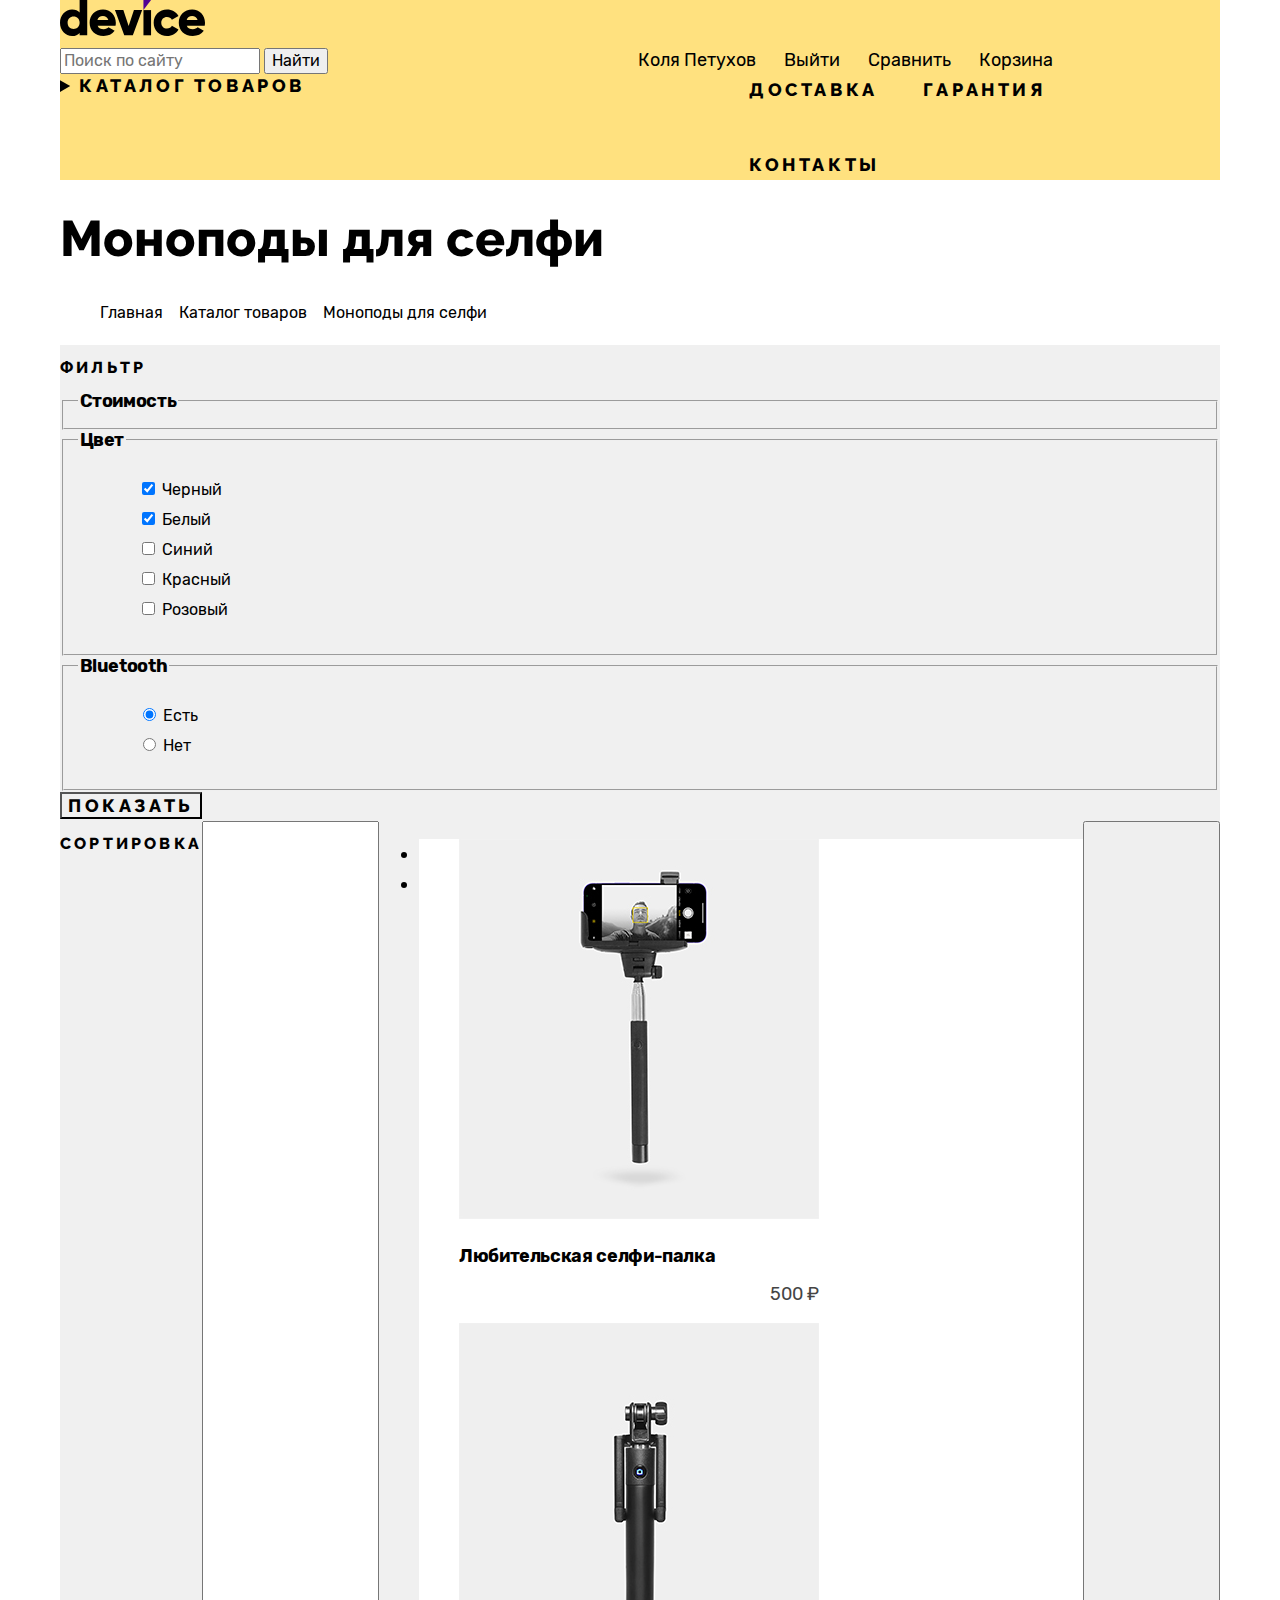
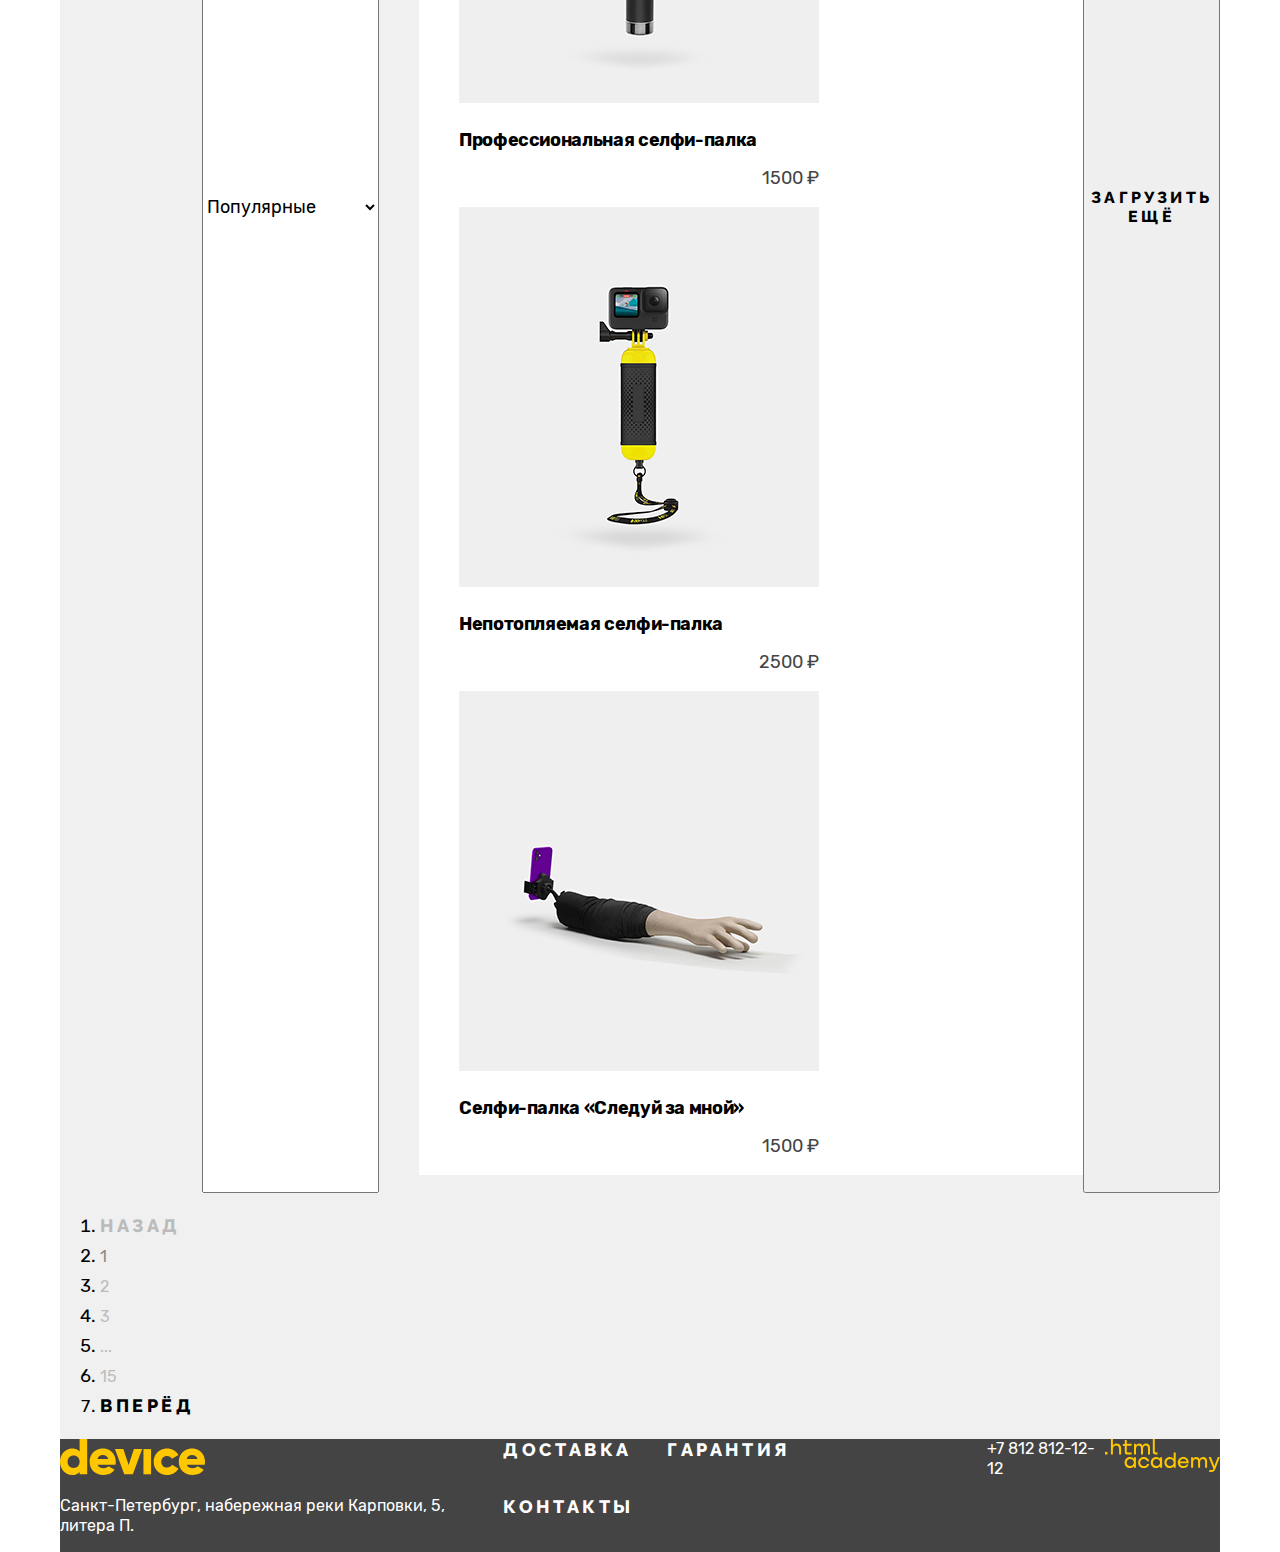
<file: 6/catalog.html>
<!DOCTYPE html>
<html lang="ru">
  <head>
    <meta charset="utf-8" />
    <link rel="stylesheet" href="styles/styles.css" />
    <title>HTML Academy: Девайс</title>
    <base href="https://htmlacademy-htmlcss.github.io/2305261-device-1/6/">
</head>

  <body>
    <header class="header container">
      <a href="index.html">
        <img
          class="logo-img"
          src="img/logo.svg"
          width="145"
          height="36"
          alt="Логотип сайта Device"
        />
      </a>
      <div class="header-wrap">
        <form action="#!" method="post">
          <input class="input" type="text" placeholder="Поиск по сайту" />
          <button class="header-find" type="submit">Найти</button>
        </form>
        <ul class="header-list">
          <li class="header-list-item">
            <a class="header-link" href="#!">Коля Петухов</a>
          </li>
          <li class="header-list-item">
            <a class="header-link" href="#!">Выйти</a>
          </li>
          <li class="header-list-item">
            <a class="header-link" href="#!">Сравнить</a>
          </li>
          <li class="header-list-item">
            <a class="header-link" href="#!">Корзина</a>
          </li>
        </ul>
      </div>
      <nav class="navigation">
        <details class="navigation-catalog">
          <summary class="navigation-link">Каталог товаров</summary>
          <ul class="navigation-catalog-list">
            <li class="navigation-catalog-item">
              <a class="navigation-catalog-link" href="catalog.html">
                Виртуальная реальность
              </a>
            </li>
            <li class="navigation-catalog-item">
              <a class="navigation-catalog-link" href="catalog.html">
                Моноподы для cелфи
              </a>
            </li>
            <li class="navigation-catalog-item">
              <a class="navigation-catalog-link" href="catalog.html">
                Экшн-камеры
              </a>
            </li>
          </ul>
          <ul class="navigation-catalog-list">
            <li class="navigation-catalog-item">
              <a class="navigation-catalog-link" href="catalog.html">
                Фитнес-браслеты
              </a>
            </li>
            <li class="navigation-catalog-item">
              <a class="navigation-catalog-link" href="catalog.html">
                Умные часы
              </a>
            </li>
          </ul>
          <ul class="navigation-catalog-list">
            <li class="navigation-catalog-item">
              <a class="navigation-catalog-link" href="catalog.html">
                Квадрокоптеры
              </a>
            </li>
          </ul>
        </details>
        <ul class="navigation-list">
          <li class="navigation-item">
            <a class="navigation-link" href="#!">Доставка</a>
          </li>
          <li class="navigation-item">
            <a class="navigation-link" href="#!">Гарантия</a>
          </li>
          <li class="navigation-item">
            <a class="navigation-link" href="#!">Контакты</a>
          </li>
        </ul>
      </nav>
    </header>
    <!-- МЕЙН -->
    <main class="main-container container">
      <!-- хлебные крошки -->
      <header class="breadcrumbs">
        <h1 class="title">Моноподы для селфи</h1>
        <ul class="breadcrumbs-list container">
          <li class="breadcrumbs-item">
            <a class="breadcrumbs-link" href="#!">Главная</a>
          </li>
          <li class="breadcrumbs-item">
            <a class="breadcrumbs-link" href="#!">Каталог товаров</a>
          </li>
          <li class="breadcrumbs-item">
            <a class="breadcrumbs-link">Моноподы для селфи</a>
          </li>
        </ul>
      </header>
      <!-- фильтр -->
      <section class="filter-products">
        <h2 class="filter-products-title">фильтр</h2>
        <form class="filter-form" action="#!" method="get">
          <fieldset class="filter-products-group">
            <legend class="filter-title">Стоимость</legend>
          </fieldset>
          <fieldset class="filter-products-group">
            <legend class="filter-title">Цвет</legend>
            <ul class="filter-products-list">
              <li class="filter-products-item">
                <label class="input">
                  <input
                    class="input"
                    type="checkbox"
                    name="color"
                    value="black"
                    checked
                  />
                  Черный
                </label>
              </li>
              <li class="filter-products-item">
                <label class="input">
                  <input
                    class="input"
                    type="checkbox"
                    name="color"
                    value="white"
                    checked
                  />
                  Белый
                </label>
              </li>
              <li class="filter-products-item">
                <label class="input">
                  <input
                    class="input"
                    type="checkbox"
                    name="color"
                    value="blue"
                  />
                  Синий
                </label>
              </li>
              <li class="filter-products-item">
                <label class="input">
                  <input
                    class="input"
                    type="checkbox"
                    name="color"
                    value="red"
                  />
                  Красный
                </label>
              </li>
              <li class="filter-products-item">
                <label class="input">
                  <input
                    class="input"
                    type="checkbox"
                    name="color"
                    value="pink"
                  />
                  Розовый
                </label>
              </li>
            </ul>
          </fieldset>
          <fieldset class="filter-products-group">
            <legend class="filter-title">Bluetooth</legend>
            <ul class="filter-products-list">
              <li class="filter-products-item">
                <label class="input">
                  <input
                    class="input"
                    type="radio"
                    name="product-group"
                    value="yes"
                    checked
                  />
                  Есть
                </label>
              </li>
              <li class="filter-products-item">
                <label class="input">
                  <input
                    class="input"
                    type="radio"
                    name="product-group"
                    value="no"
                  />
                  Нет
                </label>
              </li>
            </ul>
          </fieldset>
          <button class="button" type="submit">Показать</button>
        </form>
        <!-- Сортировка -->
        <div class="sort-wrap container">
          <h2 class="filter-products-title">Сортировка</h2>
          <select class="select" aria-label="Сортировка">
            <option value="popular">Популярные</option>
            <option value="cheap">Сначала дешёвые</option>
            <option value="expensive">Сначала дорогие</option>
          </select>
          <ul class="sort-list">
            <li class="sort-item">
              <a class="sort-link" href="#!">
                <span class="visually-hidden">по возрастанию</span>
              </a>
            </li>
            <li class="sort-item">
              <a class="sort-link" href="#!">
                <span class="visually-hidden">по убыванию</span>
              </a>
            </li>
          </ul>
          <!-- Карточки -->
          <ul class="product-list">
            <li class="product-card">
              <a class="product-card-link" href="#!">
                <img
                  class="product-card-image"
                  src="img/amateur.jpg"
                  width="360"
                  height="380"
                  alt="Черная селфи-палка с закрепленным телефоном"
                />
                <h3 class="product-card-title">Любительская селфи-палка</h3>
                <p class="product-card-price">500 ₽</p>
              </a>
            </li>
            <li class="product-card">
              <a class="product-card-link" href="#!">
                <img
                  class="product-card-image"
                  src="img/prof.jpg"
                  width="360"
                  height="380"
                  alt="Черная селфи-палка в сложенном виде с кнопкой для снимков на ручке"
                />
                <h3 class="product-card-title">Профессиональная селфи-палка</h3>
                <p class="product-card-price">1500 ₽</p>
              </a>
            </li>
            <li class="product-card">
              <a class="product-card-link" href="#!">
                <img
                  class="product-card-image"
                  src="img/unsinkable.jpg"
                  width="360"
                  height="380"
                  alt="Селфи-палка с петлей для руки и встроенной прямоугольной камерой"
                />
                <h3 class="product-card-title">Непотопляемая селфи-палка</h3>
                <p class="product-card-price">2500 ₽</p>
              </a>
            </li>
            <li class="product-card">
              <a class="product-card-link" href="#!">
                <img
                  class="product-card-image"
                  src="img/follow.jpg"
                  width="360"
                  height="380"
                  alt="Селфи-палка с муляжом правой руки в черном рукаве"
                />
                <h3 class="product-card-title">Селфи-палка «Следуй за мной»</h3>
                <p class="product-card-price">1500 ₽</p>
              </a>
            </li>
          </ul>
          <button class="pagination-show-more" type="button">
            Загрузить ещё
          </button>
        </div>
        <!-- Пагинация -->
        <ol class="pagination">
          <li class="pagination-item">
            <a class="pagination-ring pagination-disabled">Назад</a>
          </li>
          <li class="pagination-item">
            <a class="pagination-link pagination-current">1</a>
          </li>
          <li class="pagination-item">
            <a class="pagination-link" href="#!">2</a>
          </li>
          <li class="pagination-item">
            <a class="pagination-link" href="#!">3</a>
          </li>
          <li class="pagination-item">
            <a class="pagination-link" href="#!">...</a>
          </li>
          <li class="pagination-item">
            <a class="pagination-link" href="#!">15</a>
          </li>
          <li class="pagination-item">
            <a class="pagination-ring" href="#!">Вперёд</a>
          </li>
        </ol>
      </section>
    </main>
    <!-- ФУТЕР -->
    <footer class="page-footer container">
      <section class="footer-contacts">
        <a href="https://htmlacademy.ru">
          <img
            class="footer-contacts-logo"
            src="img/logo-color.svg"
            width="145"
            height="36"
            alt="Логотип сайта Device"
          />
        </a>
        <address class="footer-contacts-address">
          <p class="footer-about-text">
            Санкт-Петербург, набережная реки Карповки, 5, литера П.
          </p>
        </address>
      </section>
        <nav class="footer-navigation">
          <ul class="footer-navigation-list">
            <li class="navigation-item">
              <a class="navigation-link" href="#!">доставка</a>
            </li>
            <li class="navigation-item">
              <a class="navigation-link" href="#!">гарантия</a>
            </li>
            <li class="navigation-item">
              <a class="navigation-link" href="#!">контакты</a>
            </li>
          </ul>
        </nav>
        <section class="social">
          <ul class="social-list">
            <li class="social-item">
              <a
                class="social-link footer-social-tw"
                href="https://t.me/htmlacademy"
              >
                <span class="visually-hidden">Телеграмм</span>
              </a>
            </li>
            <li class="social-item">
              <a
                class="social-link footer-social-vk"
                href="https://www.youtube.com/user/htmlacademyru"
              >
                <span class="visually-hidden">Ютуб</span>
              </a>
            </li>
            <li class="social-item">
              <a
                class="social-link footer-social-instagram"
                href="https://twitter.com/htmlacademy_ru"
              >
                <span class="visually-hidden">Твиттер</span>
              </a>
            </li>
          </ul>
        </section>
        <address class="footer-contacts-address">
          <a class="footer-contacts-address-phone" href="tel:+78128121212">
            +7 812 812-12-12
          </a>
        </address>
        <a class="htmlacademy-link" href="https://htmlacademy.ru">
          <img
            class="htmlacademy-img"
            src="img/logo-htmlacademy.svg"
            width="115"
            height="33"
            alt="Логотип HTML Academy"
          />
        </a>
  </footer>
  </body>
</html>
</file>
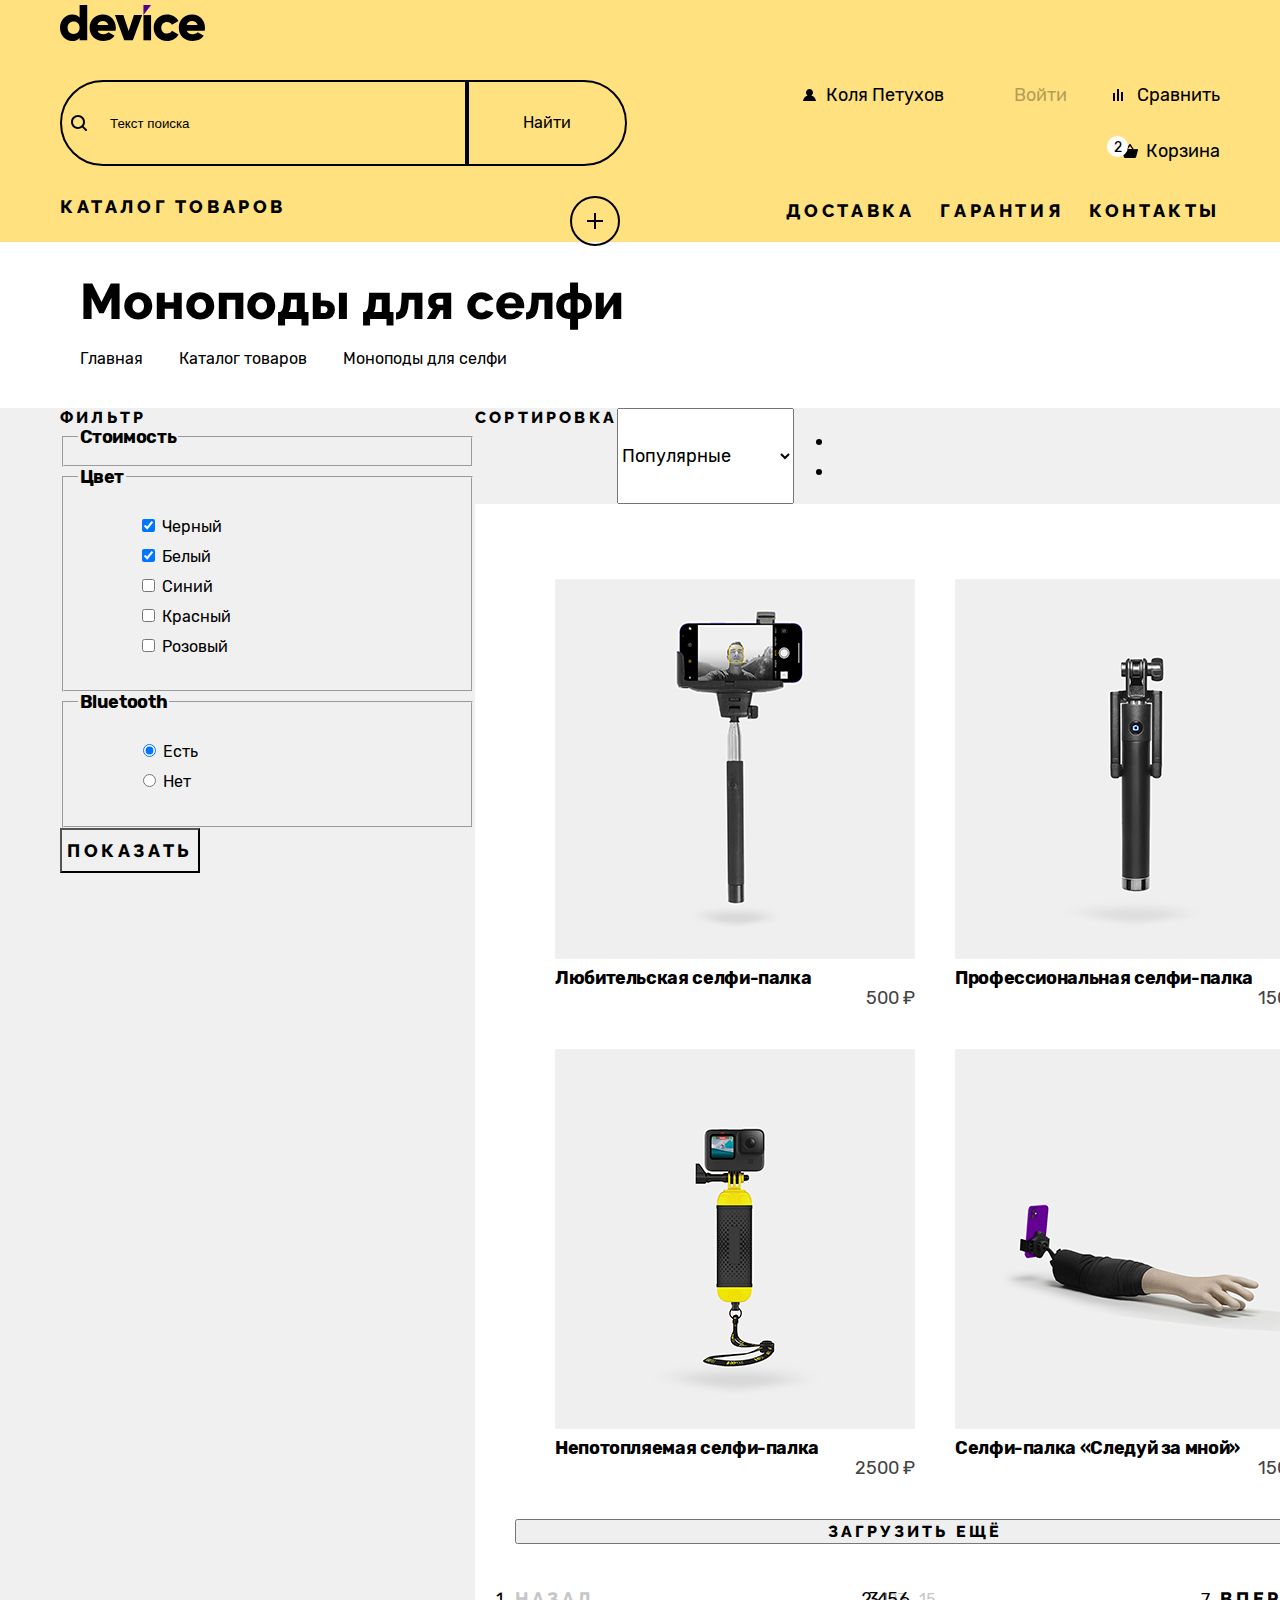
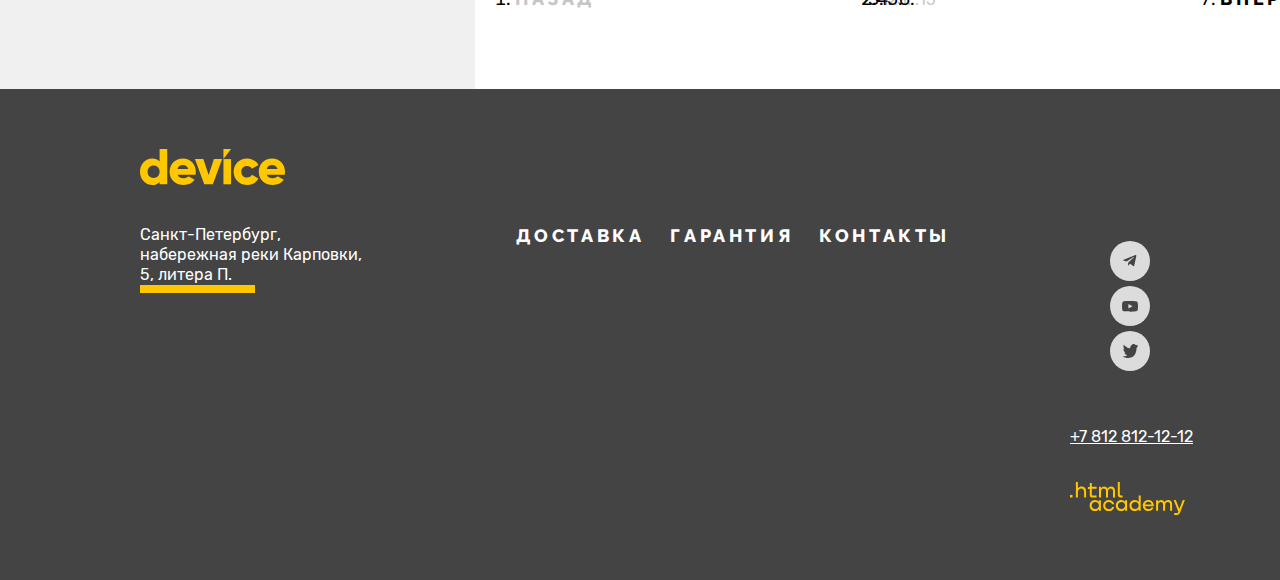
<file: 8/catalog.html>
<!DOCTYPE html>
<html lang="ru">
  <head>
    <meta charset="utf-8" />
    <link rel="stylesheet" href="styles/styles.css" />
    <title>HTML Academy: Девайс</title>
    <base href="https://htmlacademy-htmlcss.github.io/2305261-device-1/8/">
</head>

  <body>
    <header class="header container">
      <a class="header-logo" href="index.html">
        <img
          class="logo-img"
          src="img/logo.svg"
          width="145"
          height="36"
          alt="Логотип сайта Device"
        />
      </a>
      <form class="header-form" action="#!" method="post">
        <input
          class="input-decoration"
          placeholder="Поиск по сайту"
          value="Текст поиска"
        />
        <svg
          class="navigation-icon navigation-find-icon"
          width="16"
          height="16"
          viewBox="0 0 16 16"
          fill="none"
          xmlns="http://www.w3.org/2000/svg"
        >
          <path
            d="m15.7 14.3-3.1-3.1C13.5 10 14 8.6 14 7c0-3.9-3.1-7-7-7S0 3.1 0 7s3.1 7 7 7c1.6 0 3-.5 4.2-1.4l3.1 3.1c.2.2.4.3.7.3.6 0 1-.4 1-1 0-.2-.1-.5-.3-.7ZM2 7c0-2.8 2.2-5 5-5s5 2.2 5 5-2.2 5-5 5-5-2.2-5-5Z"
            fill="#000"
          />
        </svg>
        <button class="header-find header-find-decoration" type="submit">
          Найти
        </button>
      </form>
      <ul class="header-list">
        <li class="header-list-item header-list-item-exit">
          <a class="header-link" href="#!">Коля Петухов</a>
        </li>
        <li class="header-list-item header-list-item-disable">
          <a class="header-link" href="#!">Войти </a>
        </li>
        <li class="header-list-item header-list-item-compare">
          <a class="header-link" href="#!">Сравнить</a>
        </li>
        <li class="header-list-item header-list-item-cart">
          <a class="header-link" href="#!">Корзина</a>
        </li>
      </ul>
      <nav class="navigation">
        <details class="navigation-catalog">
          <summary class="navigation-link navigation-link-icon">
            Каталог товаров
          </summary>
          <div class="navigation-catalog-wrap">
            <ul class="navigation-catalog-list">
              <li class="navigation-catalog-item">
                <a class="navigation-catalog-link" href="catalog.html">
                  Виртуальная реальность
                </a>
              </li>
              <li class="navigation-catalog-item">
                <a class="navigation-catalog-link" href="catalog.html">
                  Моноподы для cелфи
                </a>
              </li>
              <li class="navigation-catalog-item">
                <a class="navigation-catalog-link" href="catalog.html">
                  Экшн-камеры
                </a>
              </li>
            </ul>
            <ul class="navigation-catalog-list">
              <li class="navigation-catalog-item">
                <a class="navigation-catalog-link" href="catalog.html">
                  Фитнес-браслеты
                </a>
              </li>
              <li class="navigation-catalog-item">
                <a class="navigation-catalog-link" href="catalog.html">
                  Умные часы
                </a>
              </li>
            </ul>
            <ul class="navigation-catalog-list">
              <li class="navigation-catalog-item">
                <a class="navigation-catalog-link" href="catalog.html">
                  Квадрокоптеры
                </a>
              </li>
            </ul>
          </div>
        </details>
        <ul class="navigation-list">
          <li class="navigation-item">
            <a class="navigation-link navigation-link-header" href="#!">Доставка</a>
          </li>
          <li class="navigation-item">
            <a class="navigation-link navigation-link-header" href="#!">Гарантия</a>
          </li>
          <li class="navigation-item">
            <a class="navigation-link navigation-link-header" href="#!">Контакты</a>
          </li>
        </ul>
      </nav>
    </header>

    <!-- МЕЙН -->
    <main class="main-container">
      <!-- хлебные крошки -->
      <header class="breadcrumbs container">
        <h1 class="title breadcrumbs-title">Моноподы для селфи</h1>
        <ul class="breadcrumbs-list">
          <li class="breadcrumbs-item">
            <a class="breadcrumbs-link breadcrumbs-link-icon" href="#!">Главная</a>
          </li>
          <li class="breadcrumbs-item">
            <a class="breadcrumbs-link" href="#!">Каталог товаров</a>
          </li>
          <li class="breadcrumbs-item">
            <a class="breadcrumbs-link">Моноподы для селфи</a>
          </li>
        </ul>
      </header>
      <!-- фильтр-->
      <section class="products">
        <div class="sort-wrap container">
          <div>
            <h2 class="filter-products-title">фильтр</h2>
            <form class="filter-form" action="#!" method="get">
              <fieldset class="filter-products-group">
                <legend class="filter-title">Стоимость</legend>
              </fieldset>
              <fieldset class="filter-products-group">
                <legend class="filter-title">Цвет</legend>
                <ul class="filter-products-list">
                  <li class="filter-products-item">
                    <label class="input">
                      <input
                        class="input"
                        type="checkbox"
                        name="color"
                        value="black"
                        checked
                      />
                      Черный
                    </label>
                  </li>
                  <li class="filter-products-item">
                    <label class="input">
                      <input
                        class="input"
                        type="checkbox"
                        name="color"
                        value="white"
                        checked
                      />
                      Белый
                    </label>
                  </li>
                  <li class="filter-products-item">
                    <label class="input">
                      <input
                        class="input"
                        type="checkbox"
                        name="color"
                        value="blue"
                      />
                      Синий
                    </label>
                  </li>
                  <li class="filter-products-item">
                    <label class="input">
                      <input
                        class="input"
                        type="checkbox"
                        name="color"
                        value="red"
                      />
                      Красный
                    </label>
                  </li>
                  <li class="filter-products-item">
                    <label class="input">
                      <input
                        class="input"
                        type="checkbox"
                        name="color"
                        value="pink"
                      />
                      Розовый
                    </label>
                  </li>
                </ul>
              </fieldset>
              <fieldset class="filter-products-group">
                <legend class="filter-title">Bluetooth</legend>
                <ul class="filter-products-list">
                  <li class="filter-products-item">
                    <label class="input">
                      <input
                        class="input"
                        type="radio"
                        name="product-group"
                        value="yes"
                        checked
                      />
                      Есть
                    </label>
                  </li>
                  <li class="filter-products-item">
                    <label class="input">
                      <input
                        class="input"
                        type="radio"
                        name="product-group"
                        value="no"
                      />
                      Нет
                    </label>
                  </li>
                </ul>
              </fieldset>
              <button class="button" type="submit">Показать</button>
            </form>
          </div>
          <!-- Сортировка -->
          <div>
            <div class="sort-list-wrap">
              <h2 class="filter-products-title">Сортировка</h2>
              <select class="select" aria-label="Сортировка">
                <option value="popular">Популярные</option>
                <option value="cheap">Сначала дешёвые</option>
                <option value="expensive">Сначала дорогие</option>
              </select>
              <ul class="sort-list">
                <li class="sort-item">
                  <a class="sort-link" href="#!">
                    <span class="visually-hidden">по возрастанию</span>
                  </a>
                </li>
                <li class="sort-item">
                  <a class="sort-link" href="#!">
                    <span class="visually-hidden">по убыванию</span>
                  </a>
                </li>
              </ul>
            </div>
            <div class="product-list-wrap">
              <ul class="product-list">
                <li class="product-card">
                  <a class="product-card-link" href="#!">
                    <img
                      class="product-card-image"
                      src="img/amateur.jpg"
                      width="360"
                      height="380"
                      alt="Черная селфи-палка с закрепленным телефоном"
                    />
                    <h3 class="product-card-title">
                      Любительская селфи-палка
                    </h3>
                    <p class="product-card-price">
                      500 ₽
                    </p>
                  </a>
                </li>
                <li class="product-card">
                  <a class="product-card-link" href="#!">
                    <img
                      class="product-card-image"
                      src="img/prof.jpg"
                      width="360"
                      height="380"
                      alt="Черная селфи-палка в сложенном виде с кнопкой для снимков на ручке"
                    />
                    <h3 class="product-card-title">
                      Профессиональная селфи-палка
                    </h3>
                    <p class="product-card-price">1500 ₽</p>
                  </a>
                </li>
                <li class="product-card">
                  <a class="product-card-link" href="#!">
                    <img
                      class="product-card-image"
                      src="img/unsinkable.jpg"
                      width="360"
                      height="380"
                      alt="Селфи-палка с петлей для руки и встроенной прямоугольной камерой"
                    />
                    <h3 class="product-card-title">
                      Непотопляемая селфи-палка
                    </h3>
                    <p class="product-card-price">2500 ₽</p>
                  </a>
                </li>
                <li class="product-card">
                  <a class="product-card-link" href="#!">
                    <img
                      class="product-card-image"
                      src="img/follow.jpg"
                      width="360"
                      height="380"
                      alt="Селфи-палка с муляжом правой руки в черном рукаве"
                    />
                    <h3 class="product-card-title">
                      Селфи-палка «Следуй за мной»
                    </h3>
                    <p class="product-card-price">1500 ₽</p>
                  </a>
                </li>
              </ul>
              <button
                class="pagination-show-more pagination-show-more-grid"
                type="button"
              >
                Загрузить ещё
              </button>
              <ol class="pagination-wrap">
                <li class="pagination-item">
                  <a class="pagination-ring pagination-disabled"> Назад </a>
                </li>
                <li class="pagination-item">
                  <a class="pagination-link pagination-current">1</a>
                </li>
                <li class="pagination-item">
                  <a class="pagination-link" href="#!">2</a>
                </li>
                <li class="pagination-item">
                  <a class="pagination-link" href="#!">3</a>
                </li>
                <li class="pagination-item">
                  <a class="pagination-link" href="#!">...</a>
                </li>
                <li class="pagination-item">
                  <a class="pagination-link" href="#!">15</a>
                </li>
                <li class="pagination-item">
                  <a class="pagination-ring" href="#!">Вперёд</a>
                </li>
              </ol>
            </div>
          </div>
        </div>
      </section>
    </main>
    <!-- ФУТЕР -->
    <footer class="page-footer">
      <div class="footer-wrap container">
        <a class="footer-logo" href="https://htmlacademy.ru">
          <img
            class="footer-contacts-logo"
            src="img/logo-color.svg"
            width="145"
            height="36"
            alt="Логотип сайта Device"
          />
        </a>
        <section class="footer-contacts">
          <address class="footer-contacts-address footer-contacts-address-line">
            <p class="footer-about-text ">
              Санкт-Петербург, набережная реки Карповки, 5, литера П.
            </p>
          </address>
        </section>
        <nav class="footer-navigation">
          <ul class="navigation-list">
            <li class="navigation-item">
              <a class="navigation-link navigation-link-footer" href="#!"
                >доставка</a
              >
            </li>
            <li class="navigation-item">
              <a class="navigation-link navigation-link-footer" href="#!"
                >гарантия</a
              >
            </li>
            <li class="navigation-item">
              <a class="navigation-link navigation-link-footer" href="#!"
                >контакты</a
              >
            </li>
          </ul>
        </nav>
        <section class="social">
          <ul class="social-list">
            <li class="social-item">
              <a
                class="social-link footer-social-tg"
                href="https://t.me/htmlacademy"
              >
                <span class="visually-hidden">Телеграмм</span>
              </a>
            </li>
            <li class="social-item">
              <a
                class="social-link footer-social-ut"
                href="https://www.youtube.com/user/htmlacademyru"
              >
                <span class="visually-hidden">Ютуб</span>
              </a>
            </li>
            <li class="social-item">
              <a
                class="social-link footer-social-tw"
                href="https://twitter.com/htmlacademy_ru"
              >
                <span class="visually-hidden">Твиттер</span>
              </a>
            </li>
          </ul>
        </section>
        <address class="footer-contacts-address footer-contacts-address-wrap">
          <a class="footer-contacts-address-phone" href="tel:+78128121212">
            +7 812 812-12-12
          </a>
        </address>
        <a
          class="htmlacademy-link htmlacademy-link-wrap"
          href="https://htmlacademy.ru"
        >
          <img
            class="htmlacademy-img"
            src="img/logo-htmlacademy.svg"
            width="115"
            height="33"
            alt="Логотип HTML Academy"
          />
        </a>
      </div>
    </footer>
  </body>
</html>
</file>
<file: styles/styles.css>
@font-face {
  font-family: "Rubik";
  src: url("../fonts/rubik/rubik-400.woff2") format("woff2");
  font-style: normal;
  font-weight: 400;
  font-display: swap;
}

@font-face {
  font-family: "Rubik";
  src: url("../fonts/rubik/rubik-700.woff2") format("woff2");
  font-style: normal;
  font-weight: 700;
  font-display: swap;
}

@font-face {
  font-family: "Raleway";
  src: url("../fonts/raleway/raleway-800.woff2") format("woff2");
  font-style: normal;
  font-weight: 800;
  font-display: swap;
}

html {
  height: 100%;
}

body {
  margin: 0;
  display: flex;
  flex-direction: column;
  min-height: 100%;
  min-width: 1200px;
  font-family: "Rubik", sans-serif;
  font-size: 18px;
  font-weight: 400;
  line-height: 1.6666667;
  color: #000000;
}

.visually-hidden {
  position: absolute;
  width: 1px;
  height: 1px;
  margin: -1px;
  padding: 0;
  border: 0;
  clip: rect(0 0 0 0);
  overflow: hidden;
}

.container {
  width: 1160px;
  margin-right: auto;
  margin-left: auto;
  outline: 2px solid rebeccapurple;
}

.button {
  font-family: "Raleway", sans-serif;
  color: inherit;
  font-size: 18px;
  font-weight: 800;
  line-height: 21px;
  letter-spacing: 0.2em;
  text-align: center;
  text-decoration: none;
  text-transform: uppercase;
  background-color: transparent;
  padding: 10px 5px;
  position: relative;
  display: inline-block;
  border: none;
}

.button-line::before {
  content: "";
  display: block;
  background-color: #ffe17f;
  width: 100%;
  height: 8px;
  background-position: center;
  position: absolute;
  z-index: -1;
  top: 50%;
  transform: translateY(-50%);
}

.button:hover {
  background-color: #ffe17f;
}

.button:active {
  background-color: #ffc700;
}

.button:focus-visible {
  outline-offset: 2px;
  outline: 2px solid #af4fff;
}

.title {
  font-family: "Raleway", sans-serif;
  font-size: 50px;
  font-weight: 800;
  line-height: 1;
  margin: 0;
}

.text {
  color: #444444;
  margin: 0;
}

.input {
  font-family: inherit;
  font-size: 16px;
  line-height: 20px;
}

.header {
  display: grid;
  padding: 5px 60px 18px;
  grid-template-columns: 1fr 1fr;
  gap: 30px 26px;
  background: linear-gradient(#ffffff 25px, #ffe17f 25px);
  position: relative;
  box-sizing:border-box;
}

.logo {
  grid-column: 1/-1;
  justify-self: start;
}

/* чтобы не выделялся последний элеммент по логике мне нужно написать
:not(:last-child)
.breadcrumbs-link:not(:last-child):hover
не работает. почему? */

.logo:hover,
.breadcrumbs-link:hover,
.slider-dots-button:hover {
  opacity: 0.6;
}

.logo:active,
.breadcrumbs-link:active,
.slider-dots-button:active {
  opacity: 0.3;
}

.logo:focus-visible,
.breadcrumbs-link:focus-visible {
  outline-offset: 2px;
  outline: 2px solid #af4fff;
}

.header-form {
  display: grid;
  height: 40px;
  grid-template-columns: 1fr 160px;
  box-sizing: border-box;
  position: relative;
  align-items:self-start;
}

.input-decoration {
  border-radius: 50px 0 0 50px;
  border: 2px solid #000000;
  background: transparent;
  padding: 13px 140px 12px 45px;
  position: relative;
}

.header-form::before {
  content: "";
  background-image: url("../img/find.svg");
  width: 16px;
  height: 16px;
  position: absolute;
  top: 0;
  left: 0;
  z-index: 1;
}

.header-find {
  font-family: inherit;
  font-size: 16px;
  line-height: 20px;
  text-align: center;
  border-radius: 0 50px 50px 0;
  border: 2px solid #000000;
  background: transparent;
  padding: 10px 55px;
}

.header-find:hover {
  background-color: #000000;
  color: #ffffff;
}

.header-find:disabled {
  opacity: 0.3;
}

.header-find:active {
  background-color: #000000;
  color: rgba(255, 255, 255, 0.3);
}

.header-find:focus-visible,
.input-decoration:focus-visible {
  outline: 2px solid #af4fff;
}

.header-list {
  display: flex;
  flex-wrap: wrap;
  justify-content: end;
  margin: 0;
  padding: 0;
  gap: 26px;
  list-style-type: none;
}

.header-item {
  position: relative;
}

.header-link {
  color: inherit;
  text-decoration: none;
  padding-left: 44px;
  background-repeat: no-repeat;
  background-size: 16px 14px;
  background-position: center left 20px;
  position: relative;
}

.header-link-text {
  position: absolute;
  font-size: 14px;
  color: #000000;
  background-color: #ffffff;
  min-width: 5px;
  padding: 0 8px;
  border-radius: 20px;
  top: 5px;
  left: 0;
  line-height: 21px;
}

.header-link:hover {
  opacity: 0.6;
}

.header-link:active {
  opacity: 0.3;
}

.header-link-secondary {
  opacity: 0.3;
}

.header-link:focus-visible {
  outline: 2px solid #af4fff;
}

.header-link-profile {
  background-image: url("../img/entrance.svg");
}

.header-link-compare {
  background-image: url("../img/compare.svg");
}

.header-link-cart {
  background-image: url("../img/cart.svg");
}

.popover {
  position: absolute;
  top: 0;
  right: 0;
  z-index: 1;
  box-sizing: border-box;
  padding: 20px;
  font-size: 16px;
  color: #ffffff;
  background-color: #000000;
  min-height: 186px;
  display: none;
}

.popover-close-button {
  position: absolute;
  top: 0;
  right: 0;
  width: 72px;
  height: 70px;
}

.popover-cart {
  width: 320px;
}

.popover-cart .popover-close-button {
  padding-left: 44px;
  background-image: url("../img/cart.svg");
  background-repeat: no-repeat;
  background-position: 22px center;
}

.cart-item-image {
  margin-right: 20px;
}

.cart-items-list {
  padding: 0;
}

/* так интересно, ошибочно не написала у 60 px и вроде как все на своих местах.
только дописываю  - все ломается. что исправить? */
.cart-item {
  display: grid;
  grid-template-columns: 60 210px 50px;
}

.cart-item-title {
  margin-top: 0;
  margin-bottom: 2px;
  font-size: 16px;
  line-height: 20px;
  color: #ffffff;
  text-transform: uppercase;
}

.cart-content {
  background-color: #242424;
}

.cart-item .button {
  grid-row: 1 / 4;
  grid-column: 3 / 5;
}

/* тут у меня получается лишний бордер у последних двух элементов. как убрать? */
.cart-item + .cart-item {
  margin-top: 20px;
  padding-top: 20px;
  border-top: 1px solid #444444;
}

.cart-item-orders {
  grid-column: 1 / 3;
}

.cart-item-sum {
  grid-column: 3 / 5;
}

.cart-open-title {
  font-family: "Raleway", sans-serif;
  font-size: 18px;
  font-weight: 800;
  line-height: 21px;
  text-decoration: none;
  text-transform: uppercase;
  letter-spacing: 0.2em;
  margin: 0;
}

.navigation-catalog {
  display: flex;
  margin: 0;
  padding: 0;
  justify-content: space-between;
  list-style: none;
}

.navigation-link {
  font-family: "Raleway", sans-serif;
  font-size: 18px;
  font-weight: 800;
  line-height: 21px;
  color: inherit;
  text-decoration: none;
  text-transform: uppercase;
  letter-spacing: 0.2em;
  list-style: none;
  padding: 0;
  position: relative;
  display: block;
}

.navigation-catalog-wrap {
  display: flex;
  width: 1160px;
  background-color:#ffe17f;
  outline: 2px solid rebeccapurple;
  position: absolute;
  z-index: 1;
  top: 250px;
  left: 0;
  padding: 5px 60px 18px;
  box-sizing:border-box;
}

.navigation-link::before,
.navigation-catalog-link::before {
  content: "";
  width: 100%;
  height: 2px;
  background-color: currentColor;
  position: absolute;
  left: 0;
  bottom: -4px;
  opacity: 0;
}

.navigation-link-footer:hover::before,
.navigation-link-footer:active:before {
  opacity: 1;
}

.navigation-link:active,
.navigation-catalog-link:active {
  opacity: 0.3;
}

.navigation-link:focus-visible,
.navigation-catalog-link:focus-visible {
  outline: 2px solid #af4fff;
}

.navigation-link-header:hover,
.navigation-catalog-link:hover {
  opacity: 0.6;
}

.navigation-link-footer:hover {
  color: #ffc700;
}

.navigation-link-footer:active {
  color: #ffc700;
}

.navigation-catalog-icon::after {
  content: "";
  background-image: url("../img/plus.svg");
  width: 50px;
  height: 50px;
  position: absolute;
  top: 160px;
  left: 300px;
  transform: translateY(-50%);
  opacity: 0.3;
}

.navigation-catalog-item:focus-within .navigation-catalog-list {
  display: block;
}

.navigation-catalog-list {
  display: none;
  list-style-type: none;
  margin: 0;
  padding: 0;
  margin-right: 30px;
}

.navigation-catalog-link {
  font-size: 16px;
  line-height: 18px;
  color: inherit;
  text-decoration: none;

}

.navigation-list {
  display: flex;
  flex-wrap: wrap;
  margin: 0;
  padding: 0;
  justify-content: end;
  gap: 26px;
  list-style-type: none;
}

.main-container {
  display: grid;
  gap: 70px;
}

.slider {
  position: relative;
}

/* вот тут понимаю, что стрелки встают по центру блока slider,
 а как привязать их к середине каждой картинки - не догоняю. делаю flex как в барбершопе,
  но стрелки не разбегаются  */

.slider-button {
  width: 20px;
  height: 60px;
  color: #000000;
  position: absolute;
  background-image: url("../img/arrow.svg");
  border: none;
  background-position: center;
  background-repeat: no-repeat;
}

.slider-button:hover {
  opacity: 0.6;
}

.slider-button:active {
  opacity: 0.3;
}

.slider-next {
  transform: rotate(180deg);
}

.slider-order {
  margin: 0;
  padding: 0;
}

.slider-order-property {
  display: grid;
  grid-template-columns: auto auto auto;
  gap: 12px 20px;
  margin: 0;
  line-height: 30px;
}

.slider-order-property-wrap {
  display: flex;
  flex-direction: column-reverse;
  gap: 12px;
}

.slider-order-item {
  display: grid;
  grid-template-columns: repeat(2, 1fr);
  gap: 40px;
  position: relative;
}

.slider-img {
  z-index: 2;
}

.slider-title {
  z-index: 2;
}

.slider-order-item::before {
  content: "";
  background-color: #ffe17f;
  width: 1160px;
  height: 150px;
  position: absolute;
  top: 0;
  left: 0;
}

.slider-controls {
  position: absolute;
  top: 50%;
  width: 100%;
  transform: translateY(-50%);
  display: flex;
  justify-content: space-between;
}

.slider-order-content {
  display: grid;
  gap: 50px;
  padding-top: 120px;
}

.property-key {
  font-size: 36px;
}

.property-value {
  font-size: 16px;
  color: #444444;
  margin: 0;
}

.slider-order-link {
  margin-left: 50px;
}

.slider-dots {
  display: flex;
  flex-wrap: wrap;
  justify-content: center;
  margin: 0;
  padding: 0;
  list-style-type: none;
}

.slider-dots-item {
  margin: 0 4px;
}

.slider-dots-button {
  width: 12px;
  height: 12px;
  margin: 0;
  padding: 0;
  background-color: #ffffff;
  border: 2px solid;
  border-radius: 50%;
}

.slider-dots-button-current {
  background-color: #000000;
}

.main-catalog-list {
  display: grid;
  grid-template-columns: repeat(6, 1fr);
  gap: 40px;
  list-style-type: none;
  margin: 0;
  padding: 0;
  position: relative;
}

.main-catalog-link {
  font-family: "Raleway", sans-serif;
  font-size: 18px;
  font-weight: 800;
  line-height: 24px;
  color: inherit;
  text-decoration: none;
  text-align: center;
  letter-spacing: -0.02em;
  display: block;
  position: relative;
  padding: 0;
  top: 180px;
  left: 0;
}

.main-catalog-item {
  width: 160px;
  height: 160px;
  background-color: #ffe17f;
  position: relative;
}

.main-catalog-virtual::before {
  content: "";
  background-image: url("../img/virtual.svg");
  width: 160px;
  height: 160px;
  position: absolute;
  top: 0;
  left: 0;
  background-repeat: no-repeat;
  background-position: center;
}

.main-catalog-monopod::before {
  content: "";
  background-image: url("../img/monopod.svg");
  width: 160px;
  height: 160px;
  position: absolute;
  top: 0;
  left: 0;
  background-repeat: no-repeat;
  background-position: center;
}

.main-catalog-action::before {
  content: "";
  background-image: url("../img/action.svg");
  width: 160px;
  height: 160px;
  position: absolute;
  top: 0;
  left: 0;
  background-repeat: no-repeat;
  background-position: center;
}

.main-catalog-fitness::before {
  content: "";
  background-image: url("../img/fitness.svg");
  width: 160px;
  height: 160px;
  position: absolute;
  top: 0;
  left: 0;
  background-repeat: no-repeat;
  background-position: center;
}

.main-catalog-clock::before {
  content: "";
  background-image: url("../img/clock.svg");
  width: 160px;
  height: 160px;
  position: absolute;
  top: 0;
  left: 0;
  background-repeat: no-repeat;
  background-position: center;
}

.main-catalog-quadrocopter::before {
  content: "";
  background-image: url("../img/quadrocopter.svg");
  width: 160px;
  height: 160px;
  position: absolute;
  top: 0;
  left: 0;
  background-repeat: no-repeat;
  background-position: center;
}

.main-catalog-link:hover svg {
  background: #ffc700;
}

.main-catalog-link:active {
  opacity: 0.3;
}

.main-catalog-link:focus-visible {
  outline: 2px solid #af4fff;
}

.services {
  background: linear-gradient(#ffffff 100px, #dcdcdc 100px);
  z-index: -2;
}

.services-container {
  display: grid;
  grid-template-columns: 280px 1fr;
}

.tabs {
  padding: 0;
  list-style-type: none;
  margin: 65px 0;
}

.tabs-item {
  margin-bottom: 30px;
}

.tabs-contents {
  margin: 0;
  padding: 0;
  list-style-type: none;
  border-left: #000000 solid 8px;
}

.tabs-title {
  margin-bottom: 35px;
}

.tabs-contents-item {
  background-repeat: no-repeat;
  background-position: 100% 0;
  padding: 72px 200px 72px 116px;
}

.tabs-icon-delivery {
  background-image: url("../img/delivery.svg");
}

.tabs-icon-warranty {
  background-image: url("../img/warranty.svg");
}

.tabs-icon-credit {
  background-image: url("../img/credit.svg");
}

.button-current {
  color: #ffe17f;
  background-color: #000000;
  width: 100%;
}

.delivery-button {
  font-family: "Raleway", sans-serif;
  font-size: 20px;
  font-weight: 800;
  line-height: 24px;
  text-align: center;
  text-transform: uppercase;
  letter-spacing: 0.2em;
  background-color: #f0f0f0;
  position: relative;
  display: block;
  padding: 40px 125px;
}

.delivery-button::before {
  content: "";
  background-image: url("../img/truck.svg");
  background-repeat: no-repeat;
  background-position: center;
  background-color:#ffe17f;
  width: 125px;
  height: 100px;
  position: absolute;
  top: 0;
  left: 0;
}

.delivery-button:hover::before {
  background-color: #ffc700;
}

.delivery-button:active::before {
  opacity: 0.3;
}

.delivery-button:focus-visible::before {
  outline: 2px solid #af4fff;
}

/* .delivery-button::after {
  content: "";
  background-image: url("../img/info.svg");
  background-repeat: no-repeat;
  position: absolute;
  width: 125px;
  height: 100px;
  top: 0;
  right: 0;
} */

.info-content {
  display: grid;
  grid-template-columns: 1fr 1fr;
  gap: 108px;
}

.info-content-line {
  position: relative;
}

.info-content-title {
  margin: 50px 0 35px;
}

.info-content-margin {
  margin-bottom: 30px;
}

.info-content-line::before {
  content: "";
  background-color: #000000;
  width: 85px;
  height: 8px;
  position: absolute;
  top: 0;
  left: 0;
}

.content-item {
  font-weight: 700;
  line-height: 20px;
  letter-spacing: -0.02em;
}

.content-subtitle {
  font-size: 24px;
  line-height: 30px;
  font-weight: 700;
  color: #444444;
}

.content-subtitle-margin {
  margin: 0 0 30px;
}

.content-subtitle-time {
  margin: 0 0 15px;
}

.content-list {
  list-style-type: none;
  margin: 0 0 30px;
  padding: 0;
}

.content-item-margin {
  margin-bottom: 20px;
}

.content-address {
  font-style: normal;
}

.newsletter {
  background-color: #f0f0f0;
}

.newsletter-wrap {
  display: grid;
  grid-template-columns: 1fr 1fr 1fr;
  gap: 145px;
  padding: 60px 140px;
}

.newsletter-text-content {
  grid-column: 2/-1;
}

.newsletter-form {
  color: #444444;
  grid-column: span 2;
  grid-row: 2/3;
  /* outline: 2px solid rebeccapurple; */
  border-bottom: 3px solid #ffc700;
}

.input-mailing {
  width: 545px;
  border: none;
  background-color: #f0f0f0;
}

.newsletter-text-icon {
  position: relative;
  padding-left: 30px;
}

/* тут получается наложение двух стилей кнопок */
.newsletter-button {
  border: 3px solid #c4c4c4;
}

.newsletter-button:hover {
  border: 3px solid;
  background: #000000;
  color: #ffffff;
}

.newsletter-button:active {
  border: 3px solid;
  background: #000000;
  opacity: 0.3;
}

.newsletter-button:focus-visible {
  outline-offset: 2px;
  outline: 2px solid #af4fff;
}

.newsletter-text-icon::before {
  content: "";
  background-image: url("../img/check.svg");
  background-repeat: no-repeat;
  position: absolute;
  width: 16px;
  height: 16px;
  top: 8px;
  left: 0;
}

.footer-wrap {
  display: grid;
  padding: 60px 140px;
  grid-template-columns: 1fr auto 1fr;
  gap: 35px 70px;
  min-width: 250px;
}

.footer-wrap::after {
  content: "";
  display: block;
  background-color: #ffc700;
  width: 80px;
  height: 8px;
  top: 100%;
  grid-row: 4/6;
}

.footer-logo {
  grid-column: 1/-1;
  justify-self: start;
}

.page-footer {
  background-color: #444444;
  color: #ffffff;
  font-size: 16px;
  line-height: 20px;
}

.footer-about-text {
  margin: 0;
}

.footer-navigation {
  grid-column: 2/3;
  grid-row: 2/3;
}

.social {
  grid-column: 2/3;
  grid-row: 4/5;
}

.social-list {
  display: flex;
  flex-wrap: wrap;
  margin: 0;
  padding: 0;
  list-style-type: none;
  justify-content: center;
}

.social-link {
  display: inline-block;
  margin: 0;
  width: 40px;
  height: 40px;
  border-radius: 100%;
  background-color:rgba(255, 255, 255, 0.30);
  text-decoration: none;
  margin-right: 10px;
  background-repeat: no-repeat;
  background-position: center;
}

.social-link:hover,
.social-link:active {
  background-color:#ffc700;
}

.social-link:focus-visible {
  outline-offset: 2px;
  outline: 2px solid #af4fff;
}

.social-link-tg {
  background-image: url("../img/telegram.svg");
}

.social-link-ut {
  background-image: url("../img/youtube.svg");
}

.social-link-tw {
  background-image: url("../img/twit.svg");
}

.footer-contacts-address {
  font-style: normal;
  position: relative;
}

.footer-contacts-address-wrap {
  grid-column: 3/4;
}

.footer-contacts-address-phone {
  color: inherit;
  font-style: normal;
}

.footer-contacts-address-phone:hover {
  color: #ffc700;
}

.footer-contacts-address-phone:active {
  color: #ffc700;
  opacity: 0.3;
}

.footer-contacts-address-phone:focus-visible {
  outline-offset: 2px;
  outline: 2px solid #af4fff;
}

.footer-contacts {
  position: relative;
}

.developer {
  grid-column: 3/4;
  grid-row: 4/5;
}

.developer::before {
  content: "";
  display: block;
  width: 115px;
  height: 33px;
  -webkit-mask-image: url("../img/logo-htmlacademy.svg");
  -webkit-mask-repeat:no-repeat;
  -webkit-mask-position: center;
  -webkit-mask-size: contain;
  mask-image: url("../img/logo-htmlacademy.svg");
  mask-repeat:no-repeat;
  mask-position: center;
  mask-size: contain;
  background-color:#ffc700;
}

.developer:hover:before {
  background-color: #ffffff;
}

.developer:active:before {
  background-color: #dcdcdc;
}

.developer:focus-visible {
  outline-offset: 2px;
  outline: 2px solid #af4fff;
}

.breadcrumbs {
  padding: 0 21px 35px 60px;
}

.breadcrumbs-title {
  margin: 0;
  margin-bottom: 16px;
}

.breadcrumbs-list {
  display: flex;
  flex-wrap: wrap;
  gap: 36px;
  list-style-type: none;
  padding: 0;
  margin: 0;
}

.breadcrumbs-link {
  text-decoration: none;
  color: inherit;
  font-size: 16px;
  line-height: 20px;
}

.breadcrumbs-item {
  position: relative;
  margin-right: 32px;
}

.breadcrumbs-item:not(:last-child)::after {
  content: "";
  background-image: url("../img/breadcrumbs.svg");
  background-repeat: no-repeat;
  position: absolute;
  width: 4px;
  height: 7px;
}

.products {
  background-color: #f0f0f0;
  display: grid;
  grid-template-columns: 1fr 1fr 1fr 1fr;
}

.filter-products-group {
  margin: 0;
  margin-bottom: 40px;
  padding: 0;
  border: none;
}

.range-scale {
  position: relative;
  width: 200px;
  height: 4px;
  margin-bottom: 16px;
  background-color: #dcdcdc;
  border-radius: 2px;
}

.range-bar {
  position: absolute;
  height: 4px;
  background-color: #000000;
}

.range-toggle {
  position: absolute;
  width: 20px;
  height: 20px;
  background: #ffffff;
  border: 2px solid #242424;
  border-radius: 50%;
  background-color: #ebebeb;
}

.range-toggle:hover {
  border: 2px solid #444444;
}

.range-toggle:active {
  background-color: #000000;
}

.toggle-min {
  top: -8px;
  left: -10px;
}

.toggle-max {
  top: -8px;
  right: -10px;
}

.range-wrapper-inputs {
  display: flex;
  opacity: 0.3;
}

.catalog-filter-label {
  display: flex;
  margin-right: 30px;
}

.range-input {
  width: 30px;
  padding: 0 2px;
  font: inherit;
  text-align: center;
  background-color: transparent;
  border: none;
  appearance: textfield;
}

.range-input::-webkit-outer-spin-button,
.range-input::-webkit-inner-spin-button {
  appearance: none;
  margin: 0;
}

.filter-products-list {
  width: 320px;
  list-style-type: none;
  margin: 0;
  padding: 0;
}

.filter-products-item:not(:last-child) {
  margin-bottom: 17px;
}

.filter-products-title {
  font-family: "Raleway", sans-serif;
  font-size: 16px;
  line-height: 19px;
  font-weight: 800;
  letter-spacing: 0.2em;
  text-transform: uppercase;
  margin: 0;
  grid-row: 1/2;
}

.filter-form {
  grid-column: 1/2;
}

.filter-title {
  font-weight: 700;
  line-height: 20px;
  letter-spacing: -0.02em;
  padding-bottom: 20px;
}

.black-line {
  position: relative;
}

.black-line::before {
  content: "";
  width: 200px;
  height: 3px;
  position: absolute;
  background-color: #000000;
  top: -15px;
  left: 0;
}

.filter-input:hover,
.filter-input-radio:hover {
  opacity: 0.6;
}

.filter-input:active,
.filter-input-radio:active {
  opacity: 0.3;
}

.filter-input {
  appearance: none;
  display: block;
  width: 20px;
  height: 20px;
  border: 2px solid #000000;
  border-radius: 20%;
  top: 2px;
  left: -1px;
}

.filter-input-radio {
  appearance: none;
  display: block;
  width: 20px;
  height: 20px;
  border: 2px solid #000000;
  border-radius: 50%;
  top: 2px;
  left: -1px;
}

.sort-list-wrap {
  display: grid;
  grid-template-columns: repeat(3, auto);
  gap: 150px;
  position: relative;
}

.sort-list {
  margin: 0;
  padding: 0;
  list-style-type: none;
  opacity: 0.3;
  grid-row: 1/2;
}

.sort-link {
  color: inherit;
  text-decoration: none;
}

.price-low {
  transform: rotate(180deg);
}

.select {
  font-family: inherit;
  font-size: 18px;
  line-height: 30px;
  width: 100%;
  padding: 8px 14px;
  padding-right: 48px;
  background-color: #f0f0f0;
  background-image: url("../img/popular.svg");
  background-repeat: no-repeat;
  background-position: right 100px center;
  appearance: none;
  border: none;
  grid-row: 1/2;
}

.product-list-wrap {
  background-color: #ffffff;
  grid-column: 2/-1;
  padding: 70px 40px 78px;
}

.product-list {
  display: grid;
  grid-template-columns: 1fr 1fr;
  margin: 0;
  padding: 0;
  list-style-type: none;
  gap: 40px;
  margin-bottom: 45px;
}

.filter-products {
  background-color: #f0f0f0;
}

.product-card-link {
  color: inherit;
  text-decoration: none;
}

.product-card-title {
  font-size: 18px;
  font-weight: 700;
  line-height: 20px;
  letter-spacing: -0.02em;
  margin: 0;
}

.product-card-price {
  line-height: 21px;
  color: #444444;
  text-align: right;
  margin: 0;
}

.pagination-show-more {
  font-family: "Raleway", sans-serif;
  color: inherit;
  font-size: 16px;
  font-weight: 800;
  line-height: 19px;
  text-align: center;
  text-decoration: none;
  text-transform: uppercase;
  letter-spacing: 0.2em;
  background-color: transparent;
  border: 3px solid #e5e5e5;
  box-sizing: border-box;
  width: 100%;
  margin-bottom: 45px;
  padding: 18px 39px;
}

.pagination-show-more:hover {
  border: 3px solid;
}

.pagination-show-more:active {
  border: 3px solid;
  opacity: 0.3;
}

.pagination-show-more:focus-visible {
  outline-offset: 2px;
  outline: 2px solid #af4fff;
}

.pagination-wrap {
  display: flex;
  flex-wrap: wrap;
  margin: 0;
  padding: 0;
  justify-content: space-between;
  outline: 2px solid rebeccapurple;
  background-color: #f0f0f0;
}

.pagination-list {
  display: flex;
  flex-wrap: wrap;
  margin: 0;
  padding: 0;
  list-style: none;
}

.pagination-item {
  padding: 25px 15px;
}

.pagination-item:first-child {
  margin-right: auto;
}

.pagination-item:last-child {
  margin-left: auto;
}

.pagination-link {
  font-size: 16px;
  line-height: 20px;
  color: #444444;
  text-align: center;
  text-decoration: none;
  opacity: 0.3;
}

.pagination-current {
  opacity: 0.6;
}

.pagination-ring {
  font-family: "Raleway", sans-serif;
  font-weight: 800;
  font-size: 18px;
  line-height: 21px;
  letter-spacing: 0.2em;
  color: inherit;
  text-decoration: none;
  text-align: center;
  text-transform: uppercase;
  user-select: none;
  padding: 25px;
}

.pagination-disabled {
  color: #444444;
  pointer-events: none;
  opacity: 0.3;
}
</file>
<file: 6/styles/styles.css>
@font-face {
  font-family: "Rubik";
  src: url("../fonts/rubik/rubik-400.woff2") format("woff2");
  font-style: normal;
  font-weight: 400;
  font-display: swap;
}

@font-face {
  font-family: "Rubik";
  src: url("../fonts/rubik/rubik-700.woff2") format("woff2");
  font-style: normal;
  font-weight: 700;
  font-display: swap;
}

@font-face {
  font-family: "Raleway";
  src: url("../fonts/raleway/raleway-800.woff2") format("woff2");
  font-style: normal;
  font-weight: 800;
  font-display: swap;
}

html {
  height: 100%;
}

body {
  margin: 0;
  display: flex;
  flex-direction: column;
  align-items: center;
  min-height: 100%;
  font-family: "Rubik", sans-serif;
  font-size: 18px;
  font-weight: 400;
  line-height: 1.6666667;
  color: #000000;
}

.visually-hidden {
  position: absolute;
  width: 1px;
  height: 1px;
  margin: -1px;
  padding: 0;
  border: 0;
  clip: rect(0 0 0 0);
  overflow: hidden;
}

.button {
  font-family: "Raleway", sans-serif;
  color: inherit;
  font-size: 18px;
  font-weight: 800;
  line-height: 21px;
  letter-spacing: 0.2em;
  text-align: center;
  text-decoration: none;
  text-transform: uppercase;
  background-color: transparent;
}

.title {
  font-family: "Raleway", sans-serif;
  font-size: 50px;
  font-weight: 800;
  line-height: 1;
}

.text {
  color: #444444;
}

.input {
  font-family: inherit;
  font-size: 16px;
  line-height: 20px;
}

.header {
  background-color: #ffe17f;
}

.header-find {
  font-family: inherit;
  font-size: 16px;
  line-height: 20px;
  text-align: center;
}

.header-wrap {
  display: flex;
  flex-wrap: wrap;
}

.header-list {
  display: flex;
  width: 517px;
  margin: auto;
  padding: auto;
  gap: 28px;
  justify-content: flex-end;
  list-style-type: none;
}

.navigation {
  display: flex;
  flex-wrap: wrap;
  margin: auto;
  padding: auto;
  justify-content: space-between;
}

.navigation-catalog-list {
  list-style-type: none;
}

.header-link {
  color: inherit;
  text-decoration: none;
}

.navigation-catalog-link {
  font-size: 16px;
  line-height: 18px;
  color: inherit;
  text-decoration: none;
}

.navigation-link {
  font-family: "Raleway", sans-serif;
  font-size: 18px;
  font-weight: 800;
  line-height: 21px;
  color: inherit;
  text-decoration: none;
  text-align: center;
  text-transform: uppercase;
  letter-spacing: 0.2em;
}

.navigation-list {
  display: flex;
  flex-wrap: wrap;
  width: 471px;
  margin: 0;
  padding: 0;
  gap: 45px;
  list-style-type: none;
}

.slider-order-property {
  line-height: 30px;
}

.property-key {
  font-size: 36px;
}

.property-value {
  font-size: 16px;
  color: #444444;
}

.main-container {
  display: flex;
  flex-direction: column;
}

.main-catalog-list {
  display: flex;
  flex-wrap: wrap;
  gap: 40px;
  list-style-type: none;
}

.main-catalog-item {
  width: 160px;
  background-color: #ffe17f;
}

.main-catalog-link {
  font-family: "Raleway", sans-serif;
  font-size: 18px;
  font-weight: 800;
  line-height: 24px;
  color: inherit;
  text-decoration: none;
  text-align: center;
  letter-spacing: -0.02em;
}

.services {
  display: flex;
  background-color: #f0f0f0;
}

.tabs {
  flex-grow: 1;
  margin: 0;
  padding: 0;
  list-style-type: none;
}

.tabs-contents {
  flex-grow: 2;
  margin: 0;
  padding: 0;
  list-style-type: none;
}

.button-current {
  color: #ffe17f;
  background-color: #000000;
}

.delivery {
  background-color: #f0f0f0;
}

.delivery-button {
  font-family: "Raleway", sans-serif;
  font-size: 20px;
  font-weight: 800;
  line-height: 24px;
  text-align: center;
  text-transform: uppercase;
  letter-spacing: 0.2em;
}

.info-content {
  display: flex;
  gap: 108px;
}

.content-item {
  font-weight: 700;
  line-height: 20px;
  letter-spacing: -0.02em;
}

.content-subtitle {
  font-size: 24px;
  line-height: 30px;
  font-weight: 700;
  color: #444444;
}
.content-list {
  list-style-type: none;
}
.content-address {
  font-style: normal;
}

.newsletter {
  background-color: #f0f0f0;
}

.newsletter-form {
  color: #444444;
}

.page-footer {
  display: flex;
}

.page-footer {
  background-color: #444444;
  color: #ffffff;
  font-size: 16px;
  line-height: 20px;
}
.social-list {
  list-style-type: none;
}

.social-link {
  background-color: #444444;
  text-decoration: none;
  color: #fff;
}

.footer-navigation-list {
  display: flex;
  flex-wrap: wrap;
  width: 444px;
  gap: 35px;
  margin: 0;
  padding: 0;
  list-style-type: none;
}

.footer-contacts-address {
  font-style: normal;
}

.footer-contacts-address-phone {
  color: inherit;
  text-decoration: none;
}

.breadcrumbs-list {
  display: flex;
  flex-wrap: wrap;
  width: 1079px;
  gap: 16px;
  list-style-type: none;
}

.breadcrumbs-link {
  text-decoration: none;
  color: inherit;
  font-size: 16px;
  line-height: 20px;
}

.filter-products-list {
  display: flex;
  flex-direction: column;
  flex-wrap: wrap;
  width: 320px;
  padding-left: 60px;
  list-style-type: none;
}

.filter-products-title {
  font-family: "Raleway", sans-serif;
  font-size: 16px;
  line-height: 19px;
  font-weight: 800;
  letter-spacing: 0.2em;
  text-transform: uppercase;
}

.filter-title {
  font-weight: 700;
  line-height: 20px;
  letter-spacing: -0.02em;
}

.sort-wrap {
  display: flex;
}

.sort-link {
  color: inherit;
  text-decoration: none;
}

.select {
  font-family: inherit;
  font-size: 18px;
  line-height: 30px;
}

.product-list {
  display: flex;
  flex-wrap: wrap;
  background-color: #ffffff;
  list-style-type: none;
}

.product-card {
  width: 360px;
}

.filter-products {
  background-color: #f0f0f0;
}

.product-card-link {
  color: inherit;
  text-decoration: none;
}

.product-card-title {
  font-size: 18px;
  font-weight: 700;
  line-height: 20px;
  letter-spacing: -0.02em;
}

.product-card-price {
  line-height: 21px;
  color: #444444;
  text-align: right;
}

.pagination-show-more {
  font-family: "Raleway", sans-serif;
  color: inherit;
  font-size: 16px;
  font-weight: 800;
  line-height: 19px;
  text-align: center;
  text-decoration: none;
  text-transform: uppercase;
  letter-spacing: 0.2em;
}

.pagination-link {
  font-size: 16px;
  line-height: 20px;
  color: #444444;
  text-align: center;
  text-decoration: none;
  opacity: 0.3;
}

.pagination-current {
  opacity: 0.6;
}

.pagination-ring {
  font-family: "Raleway", sans-serif;
  font-weight: 800;
  font-size: 18px;
  line-height: 21px;
  letter-spacing: 0.2em;
  color: inherit;
  text-decoration: none;
  text-align: center;
  text-transform: uppercase;
  user-select: none;
}

.pagination-disabled {
  color: #444444;
  pointer-events: none;
  opacity: 0.3;
}

.container {
  width: 1160px;
  margin-right: auto;
  margin-left: auto;
}
</file>
<file: 8/styles/styles.css>
@font-face {
  font-family: "Rubik";
  src: url("../fonts/rubik/rubik-400.woff2") format("woff2");
  font-style: normal;
  font-weight: 400;
  font-display: swap;
}

@font-face {
  font-family: "Rubik";
  src: url("../fonts/rubik/rubik-700.woff2") format("woff2");
  font-style: normal;
  font-weight: 700;
  font-display: swap;
}

@font-face {
  font-family: "Raleway";
  src: url("../fonts/raleway/raleway-800.woff2") format("woff2");
  font-style: normal;
  font-weight: 800;
  font-display: swap;
}

html {
  height: 100%;
}

body {
  margin: 0;
  display: flex;
  flex-direction: column;
  min-height: 100%;
  min-width: 1200px;
  font-family: "Rubik", sans-serif;
  font-size: 18px;
  font-weight: 400;
  line-height: 1.6666667;
  color: #000000;
}

.visually-hidden {
  position: absolute;
  width: 1px;
  height: 1px;
  margin: -1px;
  padding: 0;
  border: 0;
  clip: rect(0 0 0 0);
  overflow: hidden;
}

.container {
  width: 1160px;
  margin-right: auto;
  margin-left: auto;
}

.button {
  font-family: "Raleway", sans-serif;
  color: inherit;
  font-size: 18px;
  font-weight: 800;
  line-height: 21px;
  letter-spacing: 0.2em;
  text-align: center;
  text-decoration: none;
  text-transform: uppercase;
  background-color: transparent;
  padding: 10px 5px;
}

.button-line {
  position: relative;
}

.button-line::before {
  content: "";
  display: block;
  background-color: #ffe17f;
  width: 100%;
  height: 8px;
  background-position: center;
  position: absolute;
  z-index: -1;
  top: 50%;
  transform: translateY(-50%);
}

.title {
  font-family: "Raleway", sans-serif;
  font-size: 50px;
  font-weight: 800;
  line-height: 1;
}

.text {
  color: #444444;
}

.input {
  font-family: inherit;
  font-size: 16px;
  line-height: 20px;
}

.header {
  display: grid;
  padding: 5px 60px 16px;
  grid-template-columns: 1fr 1fr;
  gap: 30px 26px;
  background-color: #ffe17f;
  position: relative;
}

.header-logo {
  grid-column: 1/-1;
  justify-self: start;
}

.logo-img {
  opacity: 1;
}

.logo-img:hover {
  opacity: 0.6;
}

.logo-img:active {
  opacity: 0.3;
}
/* не поняла как это работает */
.logo-img:focus-visible {
  outline-offset: -5px;
  outline: 2px solid #af4fff;
}

.header-form {
  display: grid;
  grid-template-columns: 1fr 160px;
  box-sizing: border-box;
  position: relative;
}

.input-decoration {
  border-radius: 50px 0 0 50px;
  border: 2px solid #000000;
  background: rgba(255, 255, 255, 0);
  padding-left: 48px;
}

.navigation-icon {
  position: absolute;
  top: 0;
  right: 0;
  bottom: 0;
  left: 0;
  margin: auto;
}

.navigation-find-icon {
  right: 530px;
}

.header-find {
  font-family: inherit;
  font-size: 16px;
  line-height: 20px;
  text-align: center;
}

.header-find-decoration {
  border-radius: 0 50px 50px 0;
  border: 2px solid #000000;
  background: rgba(255, 255, 255, 0);
}

.header-find-decoration:hover {
  background-color: #000000;
  color: #ffffff;
}

.header-find-decoration:disabled {
  opacity: 0.3;
}

.header-find-decoration:active {
  background-color: #000000;
  color: #444444;
}

.header-find-decoration:focus-visible {
  outline-offset: -5px;
  outline: 2px solid #af4fff;
}

.header-list {
  display: flex;
  flex-wrap: wrap;
  justify-content: end;
  margin: 0;
  padding: 0;
  gap: 26px;
  list-style-type: none;
  position: relative;
}

.header-list-item {
  opacity: 1;
}

.header-list-item:hover {
  opacity: 0.6;
}

.header-list-item:active {
  opacity: 0.3;
}
.header-list-item-disable {
  opacity: 0.3;
}
.header-list-item:focus-visible {
  outline-offset: -5px;
  outline: 2px solid #af4fff;
}

.header-list-item-exit {
  background-image: url("../img/entrance.svg");
  background-repeat: no-repeat;
  background-size: 15px 12px;
  background-position: center left 20px;
}

.header-list-item-compare {
  background-image: url("../img/compare.svg");
  background-repeat: no-repeat;
  background-size: 10px 12px;
  background-position: center left 20px;
}

.header-list-item-cart {
  background-image: url("../img/cart.svg");
  background-repeat: no-repeat;
  background-size: 16px 14px;
  background-position: center left 20px;
  position: relative;
}

.header-list-item-cart::before {
  content: "2";
  background-color: #ffffff;
  display: block;
  width: 21px;
  height: 21px;
  border-radius: 50%;
  text-align: center;
  position: absolute;
  right: 5px;
  top: 0;
  bottom: 0;
  left: 5px;
  font-size: 14px;
}

.header-link {
  color: inherit;
  text-decoration: none;
  padding-left: 44px;
}

.navigation {
  display: grid;
  grid-template-columns: 1fr 1fr;
  grid-column: 1 / -1;
  gap: 40px;
  justify-content: space-between;
}

.navigation-link {
  font-family: "Raleway", sans-serif;
  font-size: 18px;
  font-weight: 800;
  line-height: 21px;
  color: inherit;
  text-decoration: none;
  text-transform: uppercase;
  letter-spacing: 0.2em;
  list-style: none;
  padding: 0;
  position: relative;
}

.navigation-link::before {
  content: "";
  width: 100%;
  height: 2px;
  background-color: currentColor;
  position: absolute;
  left: 0;
  bottom: -4px;
  opacity: 0;
}

.navigation-link-current::before,
.navigation-link-footer:hover::before,
.navigation-link-footer:active:before {
  opacity: 1;
}

.navigation-link:active {
  opacity: 0.3;
}
.navigation-link:focus-visible {
  outline-offset: -5px;
  outline: 2px solid #af4fff;
}

.navigation-link-header:hover {
  opacity: 0.6;
}

.navigation-link-footer:hover {
  color: #ffc700;
}

.navigation-link-footer:active {
  color: #ffc700;
}

.navigation-link-icon {
  padding-right: 70px;
}

.navigation-link-icon::after {
  content: "";
  background-image: url("../img/plus.svg");
  width: 50px;
  height: 50px;
  position: absolute;
  top: 0;
  right: 0;
}

.navigation-catalog-wrap {
  display: grid;
  grid-template-columns: repeat(3, auto);
}

.navigation-catalog-list {
  list-style-type: none;
  margin: 0;
  padding: 0;
}

.navigation-catalog-link {
  font-size: 16px;
  line-height: 18px;
  color: inherit;
  text-decoration: none;
}

.navigation-list {
  display: flex;
  flex-wrap: wrap;
  margin: 0;
  padding: 0;
  justify-content: end;
  gap: 26px;
  list-style-type: none;
}

.slider {
  margin-bottom: 70px;
}

.slider-button {
  position: absolute;
}

.slider-button:hover {
  opacity: 0.6;
}

.slider-button:active {
  opacity: 0.3;
}

.slider-next {
  background-color: #ffffff;
  top: 250px;
  left: 30px;
  position: relative;
  border: none;
}

.slider-prev {
  background-color: #ffffff;
  top: 250px;
  left: 500px;
  border: none;
  position: relative;
}

.slider-order {
  margin: 0;
  padding: 0;
}

.slider-order-property {
  display: grid;
  grid-template-columns: auto auto auto;
  gap: 12px 20px;
  margin: 0;
  line-height: 30px;
}

.slider-order-property-wrap {
  display: flex;
  flex-direction: column-reverse;
  gap: 12px;
}

.slider-order-item {
  display: grid;
  grid-template-columns: repeat(2, 1fr);
  gap: 40px;
}

.slider-order-content {
  display: grid;
  gap: 50px;
  padding-top: 120px;
}

.property-key {
  font-size: 36px;
}

.property-value {
  font-size: 16px;
  color: #444444;
  margin: 0;
}

.slider-order-link {
  display: block;
  text-align: center;
  margin-left: 50px;
}

.slider-order-link:hover {
  background-color: #ffe17f;
}

.slider-order-link:active {
  background-color: #ffc700;
}

.main-catalog-list {
  display: grid;
  grid-template-columns: repeat(6, 1fr);
  gap: 40px;
  list-style-type: none;
  margin: 0;
  padding: 0;
  position: relative;
  margin-bottom: 70px;
}

.main-catalog-link {
  font-family: "Raleway", sans-serif;
  font-size: 18px;
  font-weight: 800;
  line-height: 24px;
  color: inherit;
  text-decoration: none;
  text-align: center;
  letter-spacing: -0.02em;
}

.main-catalog-link-icon {
  background-color: #ffe17f;
  width: 100%;
  height: 160px;
  background-size: 50%;
}

.services-wrap {
  display: grid;
  grid-template-columns: 1fr 2fr;
  gap: 70px 110px;
}

.services-background {
  background-color: #f0f0f0;
  z-index: -1;
}

.tabs {
  width: 280px;
  margin: 0;
  padding: 0;
  list-style-type: none;
}

.tabs-contents {
  margin: 0;
  padding: 0;
  list-style-type: none;
  margin-bottom: 70px;
}
/* картинки спрятались.. */

.tabs-contents-item::after {
  display: block;
  background-color: #000000;
  width: 100%;
  height: 8px;
  transform: rotate(90deg);
  left: 0;
}

.tabs-contents-item {
  position: relative;
}

.tabs-icon-delivery {
  position: relative;
}

.tabs-icon-delivery::after {
  content: "";
  background-image: url("../img/delivery.svg");
  background-repeat: no-repeat;
  position: absolute;
  top: 0;
  bottom: 0;
}

.tabs-icon-warranty {
  position: relative;
}

.tabs-icon-warranty::after {
  content: "";
  background-image: url("../img/warranty.svg");
  background-repeat: no-repeat;
  position: absolute;
  top: 0;
  bottom: 0;
}

.tabs-icon-credit {
  position: relative;
}

.tabs-icon-credit::after {
  content: "";
  background-image: url("../img/credit.svg");
  background-repeat: no-repeat;
  position: absolute;
  top: 0;
  bottom: 0;
}

.button-current {
  color: #ffe17f;
  background-color: #000000;
}

.delivery-button {
  font-family: "Raleway", sans-serif;
  font-size: 20px;
  font-weight: 800;
  line-height: 24px;
  text-align: center;
  text-transform: uppercase;
  letter-spacing: 0.2em;
  background-color: #f0f0f0;
  position: relative;
}
/* картинки куда-то спрятались */
.delivery-button::before {
  content: "";
  background-image: url("../img/truck.svg");
  background-repeat: no-repeat;
  position: absolute;
}

.delivery-button::after {
  content: "";
  background-image: url("../img/info.svg");
  background-repeat: no-repeat;
  position: absolute;
  z-index: ;
}
.delivery-button-wrap {
  grid-column: 1/-1;
}

.info-content {
  display: grid;
  grid-template-columns: 1fr 1fr;
  gap: 108px;
}

.info-content-line {
  position: relative;
}

.info-content-line::before {
  content: "";
  display: block;
  background-color: #000000;
  width: 20%;
  height: 8px;
  position: absolute;
  z-index: -1;
  top: 5%;
}

.content-item {
  font-weight: 700;
  line-height: 20px;
  letter-spacing: -0.02em;
}

.content-subtitle {
  font-size: 24px;
  line-height: 30px;
  font-weight: 700;
  color: #444444;
}

.content-list {
  list-style-type: none;
  margin: 0;
  padding: 0;
}

.content-address {
  font-style: normal;
}

.newsletter {
  background-color: #f0f0f0;
}

.newsletter-wrap {
  display: grid;
  grid-template-columns: 1fr 1fr 1fr;
  gap: 145px;
  padding: 60px 140px;
}

.newsletter-text-content {
  grid-column: 2/-1;
}

.newsletter-form {
  color: #444444;
}

.newsletter-form-wrap {
  grid-column: span 2;
  grid-row: 2/3;
}

.newsletter-text-wrap {
  margin: 0;
}
/* и тут картинку не видно */
.newsletter-text-icon {
  position: relative;
}

.newsletter-text-icon::after {
  content: "";
  background-image: url("../img/chek.svg");
  background-repeat: no-repeat;
  position: absolute;
  z-index: 1;
}

.footer-wrap {
  display: grid;
  padding: 60px 140px;
  grid-template-columns: 1fr 2fr 1fr;
  gap: 35px 120px;
}
.footer-logo {
  grid-column: 1/-1;
  justify-self: start;
}

.footer-contacts-logo {
  opacity: 1;
}
.footer-contacts-logo:hover {
  opacity: 0.6;
}

.footer-contacts-logo:active {
  opacity: 0.3;
}

.footer-contacts-logo:focus {
  opacity: 1;
}

.page-footer {
  background-color: #444444;
  color: #ffffff;
  font-size: 16px;
  line-height: 20px;
}

.footer-about-text {
  margin: 0;
}

.social-list {
  list-style-type: none;
}

.social-link {
  display: inline-block;
  margin: 0;
  width: 40px;
  height: 40px;
  border-radius: 100%;
  background-color: #dcdcdc;
  text-decoration: none;
  margin-right: 10px;
}

.footer-social-tg {
  background-image: url("../img/telegram.svg");
  background-repeat: no-repeat;
  background-position: center;
}

.footer-social-ut {
  background-image: url("../img/youtube.svg");
  background-repeat: no-repeat;
  background-position: center;
}

.footer-social-tw {
  background-image: url("../img/twit.svg");
  background-repeat: no-repeat;
  background-position: center;
}
.footer-contacts-address {
  font-style: normal;
}

.footer-contacts-address-wrap {
  grid-column: 3/4;
}

.footer-contacts-address-phone {
  color: inherit;
}

.footer-contacts-address-phone:hover {
  color: #ffc700;
}

.footer-contacts-address-phone:active {
  color: #ffc700;
  opacity: 0.3;
}
.footer-contacts-address-line {
  position: relative;
}

.footer-contacts-address-line::before {
  content: "";
  display: block;
  background-color: #ffc700;
  width: 50%;
  height: 8px;
  position: absolute;
  top: 100%;
}
/* еще надо поменять цвет у логотипа Академии, но opacity не работает */
.htmlacademy-link-wrap {
  grid-column: 3/4;
}

.breadcrumbs {
  padding: 35px 21px 35px 60px;
}

.breadcrumbs-title {
  margin: 0;
  margin-bottom: 16px;
}

.breadcrumbs-list {
  display: flex;
  flex-wrap: wrap;
  gap: 36px;
  list-style-type: none;
  padding: 0;
  margin: 0;
}

.breadcrumbs-link {
  text-decoration: none;
  color: inherit;
  font-size: 16px;
  line-height: 20px;
}

.breadcrumbs-link-icon::after {
  content: "";
  background-image: url("../img/breadcrumbs.svg");
  background-repeat: no-repeat;
  background-position: center;
  position: absolute;
}
.products {
  background-color: #f0f0f0;
}

.sort-wrap {
  display: grid;
  grid-template-columns: 1fr 2fr;
}

.filter-products-list {
  width: 320px;
  padding-left: 60px;
  list-style-type: none;
}

.filter-products-title {
  font-family: "Raleway", sans-serif;
  font-size: 16px;
  line-height: 19px;
  font-weight: 800;
  letter-spacing: 0.2em;
  text-transform: uppercase;
  margin: 0;
}

.filter-title {
  font-weight: 700;
  line-height: 20px;
  letter-spacing: -0.02em;
}

.sort-list-wrap {
  display: grid;
  grid-template-columns: min-content min-content min-content;
  justify-items: space-beetwin;
}

.sort-link {
  color: inherit;
  text-decoration: none;
}

.select {
  font-family: inherit;
  font-size: 18px;
  line-height: 30px;
}

.product-list-wrap {
  display: grid;
  gap: 40px;
  padding: 75px 40px;
  background-color: #ffffff;
}

.product-list {
  display: grid;
  grid-template-columns: 1fr 1fr;
  gap: 40px;
  margin: 0;
  list-style-type: none;
}

.product-card {
  display: grid;
  grid-template-columns: 1fr 1fr;
  gap: 30px 0;
  width: 360px;
}

.filter-products {
  background-color: #f0f0f0;
}

.product-card-link {
  color: inherit;
  text-decoration: none;
}

.product-card-title {
  font-size: 18px;
  font-weight: 700;
  line-height: 20px;
  letter-spacing: -0.02em;
  margin: 0;
}

.product-card-price {
  line-height: 21px;
  color: #444444;
  text-align: right;
  margin: 0;
}

.pagination-show-more {
  font-family: "Raleway", sans-serif;
  color: inherit;
  font-size: 16px;
  font-weight: 800;
  line-height: 19px;
  text-align: center;
  text-decoration: none;
  text-transform: uppercase;
  letter-spacing: 0.2em;
}

.pagination-wrap {
  display: flex;
  flex-wrap: wrap;
  margin: 0;
  padding: 0;
}

.pagination-item:first-child {
  margin-right: auto;
}

.pagination-item:last-child {
  margin-left: auto;
}

.pagination-link {
  font-size: 16px;
  line-height: 20px;
  color: #444444;
  text-align: center;
  text-decoration: none;
  opacity: 0.3;
}

.pagination-current {
  opacity: 0.6;
}

.pagination-ring {
  font-family: "Raleway", sans-serif;
  font-weight: 800;
  font-size: 18px;
  line-height: 21px;
  letter-spacing: 0.2em;
  color: inherit;
  text-decoration: none;
  text-align: center;
  text-transform: uppercase;
  user-select: none;
}

.pagination-disabled {
  color: #444444;
  pointer-events: none;
  opacity: 0.3;
}
</file>
